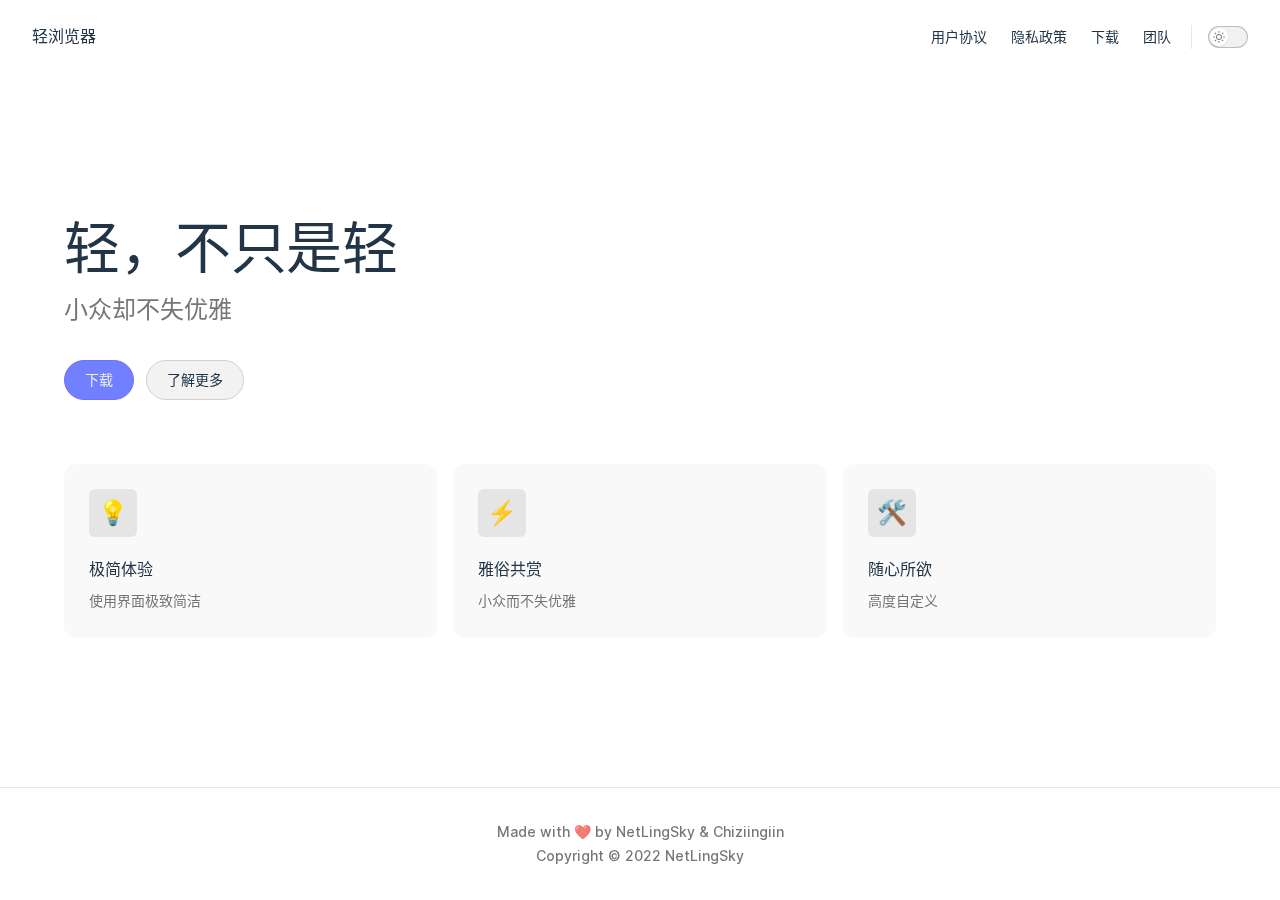
<file: index.html>
<!DOCTYPE html>
<html lang="zh-CN">
  <head>
    <meta charset="utf-8">
    <meta name="viewport" content="width=device-width,initial-scale=1">
    <title>轻浏览器 | 轻，不只是轻</title>
    <meta name="description" content="轻，不只是轻">
    <link rel="stylesheet" href="/assets/style.6bd68e17.css">
    <link rel="modulepreload" href="/assets/app.44a66985.js">
    <link rel="modulepreload" href="/assets/index.md.3cbd1606.lean.js">
    
    <link rel="icon" type="image/svg+xml" href="/icon.png">
  <meta property="og:type" content="website">
  <meta property="og:title" content="Vite">
  <meta property="og:image" content="/images/logo-sm.png">
  <meta property="og:url" content="https://netLingSky.github.io">
  <meta property="og:description" content="轻浏览器">
  <script>(()=>{const e=localStorage.getItem("vitepress-theme-appearance"),a=window.matchMedia("(prefers-color-scheme: dark)").matches;(!e||e==="auto"?a:e==="dark")&&document.documentElement.classList.add("dark")})();</script>
  </head>
  <body>
    <div id="app"><div class="Layout" data-v-b7788134><!--[--><!--]--><!--[--><span tabindex="-1" data-v-5bad87e6></span><a href="#VPContent" class="VPSkipLink visually-hidden" data-v-5bad87e6> Skip to content </a><!--]--><!----><header class="VPNav no-sidebar" data-v-b7788134 data-v-0f827909><div class="VPNavBar" data-v-0f827909 data-v-10058498><div class="container" data-v-10058498><div class="VPNavBarTitle" data-v-10058498 data-v-477b2930><a class="title" href="/" data-v-477b2930><!----><!--[-->轻浏览器<!--]--></a></div><div class="content" data-v-10058498><!----><nav aria-labelledby="main-nav-aria-label" class="VPNavBarMenu menu" data-v-10058498 data-v-1afc9dec><span id="main-nav-aria-label" class="visually-hidden" data-v-1afc9dec>Main Navigation</span><!--[--><!--[--><a class="VPLink link VPNavBarMenuLink" href="/docs/user-agreement.html" data-v-1afc9dec data-v-1d8250a9 data-v-48abdd18><!--[-->用户协议<!--]--><!----></a><!--]--><!--[--><a class="VPLink link VPNavBarMenuLink" href="/docs/privacy-policy.html" data-v-1afc9dec data-v-1d8250a9 data-v-48abdd18><!--[-->隐私政策<!--]--><!----></a><!--]--><!--[--><a class="VPLink link VPNavBarMenuLink" href="/download/" data-v-1afc9dec data-v-1d8250a9 data-v-48abdd18><!--[-->下载<!--]--><!----></a><!--]--><!--[--><a class="VPLink link VPNavBarMenuLink" href="/team.html" data-v-1afc9dec data-v-1d8250a9 data-v-48abdd18><!--[-->团队<!--]--><!----></a><!--]--><!--]--></nav><!----><div class="VPNavBarAppearance appearance" data-v-10058498 data-v-0b2f3bac><button class="VPSwitch VPSwitchAppearance" type="button" role="switch" aria-label="toggle dark mode" data-v-0b2f3bac data-v-741b6450 data-v-ab2de182><span class="check" data-v-ab2de182><span class="icon" data-v-ab2de182><!--[--><svg xmlns="http://www.w3.org/2000/svg" aria-hidden="true" focusable="false" viewbox="0 0 24 24" class="sun" data-v-741b6450><path d="M12,18c-3.3,0-6-2.7-6-6s2.7-6,6-6s6,2.7,6,6S15.3,18,12,18zM12,8c-2.2,0-4,1.8-4,4c0,2.2,1.8,4,4,4c2.2,0,4-1.8,4-4C16,9.8,14.2,8,12,8z"></path><path d="M12,4c-0.6,0-1-0.4-1-1V1c0-0.6,0.4-1,1-1s1,0.4,1,1v2C13,3.6,12.6,4,12,4z"></path><path d="M12,24c-0.6,0-1-0.4-1-1v-2c0-0.6,0.4-1,1-1s1,0.4,1,1v2C13,23.6,12.6,24,12,24z"></path><path d="M5.6,6.6c-0.3,0-0.5-0.1-0.7-0.3L3.5,4.9c-0.4-0.4-0.4-1,0-1.4s1-0.4,1.4,0l1.4,1.4c0.4,0.4,0.4,1,0,1.4C6.2,6.5,5.9,6.6,5.6,6.6z"></path><path d="M19.8,20.8c-0.3,0-0.5-0.1-0.7-0.3l-1.4-1.4c-0.4-0.4-0.4-1,0-1.4s1-0.4,1.4,0l1.4,1.4c0.4,0.4,0.4,1,0,1.4C20.3,20.7,20,20.8,19.8,20.8z"></path><path d="M3,13H1c-0.6,0-1-0.4-1-1s0.4-1,1-1h2c0.6,0,1,0.4,1,1S3.6,13,3,13z"></path><path d="M23,13h-2c-0.6,0-1-0.4-1-1s0.4-1,1-1h2c0.6,0,1,0.4,1,1S23.6,13,23,13z"></path><path d="M4.2,20.8c-0.3,0-0.5-0.1-0.7-0.3c-0.4-0.4-0.4-1,0-1.4l1.4-1.4c0.4-0.4,1-0.4,1.4,0s0.4,1,0,1.4l-1.4,1.4C4.7,20.7,4.5,20.8,4.2,20.8z"></path><path d="M18.4,6.6c-0.3,0-0.5-0.1-0.7-0.3c-0.4-0.4-0.4-1,0-1.4l1.4-1.4c0.4-0.4,1-0.4,1.4,0s0.4,1,0,1.4l-1.4,1.4C18.9,6.5,18.6,6.6,18.4,6.6z"></path></svg><svg xmlns="http://www.w3.org/2000/svg" aria-hidden="true" focusable="false" viewbox="0 0 24 24" class="moon" data-v-741b6450><path d="M12.1,22c-0.3,0-0.6,0-0.9,0c-5.5-0.5-9.5-5.4-9-10.9c0.4-4.8,4.2-8.6,9-9c0.4,0,0.8,0.2,1,0.5c0.2,0.3,0.2,0.8-0.1,1.1c-2,2.7-1.4,6.4,1.3,8.4c2.1,1.6,5,1.6,7.1,0c0.3-0.2,0.7-0.3,1.1-0.1c0.3,0.2,0.5,0.6,0.5,1c-0.2,2.7-1.5,5.1-3.6,6.8C16.6,21.2,14.4,22,12.1,22zM9.3,4.4c-2.9,1-5,3.6-5.2,6.8c-0.4,4.4,2.8,8.3,7.2,8.7c2.1,0.2,4.2-0.4,5.8-1.8c1.1-0.9,1.9-2.1,2.4-3.4c-2.5,0.9-5.3,0.5-7.5-1.1C9.2,11.4,8.1,7.7,9.3,4.4z"></path></svg><!--]--></span></span></button></div><!----><div class="VPFlyout VPNavBarExtra extra" data-v-10058498 data-v-5fe59986 data-v-0635fb1f><button type="button" class="button" aria-haspopup="true" aria-expanded="false" aria-label="extra navigation" data-v-0635fb1f><svg xmlns="http://www.w3.org/2000/svg" aria-hidden="true" focusable="false" viewbox="0 0 24 24" class="icon" data-v-0635fb1f><circle cx="12" cy="12" r="2"></circle><circle cx="19" cy="12" r="2"></circle><circle cx="5" cy="12" r="2"></circle></svg></button><div class="menu" data-v-0635fb1f><div class="VPMenu" data-v-0635fb1f data-v-e3d492a8><!----><!--[--><!--[--><!----><div class="group" data-v-5fe59986><div class="item appearance" data-v-5fe59986><p class="label" data-v-5fe59986>Appearance</p><div class="appearance-action" data-v-5fe59986><button class="VPSwitch VPSwitchAppearance" type="button" role="switch" aria-label="toggle dark mode" data-v-5fe59986 data-v-741b6450 data-v-ab2de182><span class="check" data-v-ab2de182><span class="icon" data-v-ab2de182><!--[--><svg xmlns="http://www.w3.org/2000/svg" aria-hidden="true" focusable="false" viewbox="0 0 24 24" class="sun" data-v-741b6450><path d="M12,18c-3.3,0-6-2.7-6-6s2.7-6,6-6s6,2.7,6,6S15.3,18,12,18zM12,8c-2.2,0-4,1.8-4,4c0,2.2,1.8,4,4,4c2.2,0,4-1.8,4-4C16,9.8,14.2,8,12,8z"></path><path d="M12,4c-0.6,0-1-0.4-1-1V1c0-0.6,0.4-1,1-1s1,0.4,1,1v2C13,3.6,12.6,4,12,4z"></path><path d="M12,24c-0.6,0-1-0.4-1-1v-2c0-0.6,0.4-1,1-1s1,0.4,1,1v2C13,23.6,12.6,24,12,24z"></path><path d="M5.6,6.6c-0.3,0-0.5-0.1-0.7-0.3L3.5,4.9c-0.4-0.4-0.4-1,0-1.4s1-0.4,1.4,0l1.4,1.4c0.4,0.4,0.4,1,0,1.4C6.2,6.5,5.9,6.6,5.6,6.6z"></path><path d="M19.8,20.8c-0.3,0-0.5-0.1-0.7-0.3l-1.4-1.4c-0.4-0.4-0.4-1,0-1.4s1-0.4,1.4,0l1.4,1.4c0.4,0.4,0.4,1,0,1.4C20.3,20.7,20,20.8,19.8,20.8z"></path><path d="M3,13H1c-0.6,0-1-0.4-1-1s0.4-1,1-1h2c0.6,0,1,0.4,1,1S3.6,13,3,13z"></path><path d="M23,13h-2c-0.6,0-1-0.4-1-1s0.4-1,1-1h2c0.6,0,1,0.4,1,1S23.6,13,23,13z"></path><path d="M4.2,20.8c-0.3,0-0.5-0.1-0.7-0.3c-0.4-0.4-0.4-1,0-1.4l1.4-1.4c0.4-0.4,1-0.4,1.4,0s0.4,1,0,1.4l-1.4,1.4C4.7,20.7,4.5,20.8,4.2,20.8z"></path><path d="M18.4,6.6c-0.3,0-0.5-0.1-0.7-0.3c-0.4-0.4-0.4-1,0-1.4l1.4-1.4c0.4-0.4,1-0.4,1.4,0s0.4,1,0,1.4l-1.4,1.4C18.9,6.5,18.6,6.6,18.4,6.6z"></path></svg><svg xmlns="http://www.w3.org/2000/svg" aria-hidden="true" focusable="false" viewbox="0 0 24 24" class="moon" data-v-741b6450><path d="M12.1,22c-0.3,0-0.6,0-0.9,0c-5.5-0.5-9.5-5.4-9-10.9c0.4-4.8,4.2-8.6,9-9c0.4,0,0.8,0.2,1,0.5c0.2,0.3,0.2,0.8-0.1,1.1c-2,2.7-1.4,6.4,1.3,8.4c2.1,1.6,5,1.6,7.1,0c0.3-0.2,0.7-0.3,1.1-0.1c0.3,0.2,0.5,0.6,0.5,1c-0.2,2.7-1.5,5.1-3.6,6.8C16.6,21.2,14.4,22,12.1,22zM9.3,4.4c-2.9,1-5,3.6-5.2,6.8c-0.4,4.4,2.8,8.3,7.2,8.7c2.1,0.2,4.2-0.4,5.8-1.8c1.1-0.9,1.9-2.1,2.4-3.4c-2.5,0.9-5.3,0.5-7.5-1.1C9.2,11.4,8.1,7.7,9.3,4.4z"></path></svg><!--]--></span></span></button></div></div></div><!----><!--]--><!--]--></div></div></div><button type="button" class="VPNavBarHamburger hamburger" aria-label="mobile navigation" aria-expanded="false" aria-controls="VPNavScreen" data-v-10058498 data-v-2ead6e10><span class="container" data-v-2ead6e10><span class="top" data-v-2ead6e10></span><span class="middle" data-v-2ead6e10></span><span class="bottom" data-v-2ead6e10></span></span></button></div></div></div><!----></header><!----><!----><div class="VPContent is-home" id="VPContent" data-v-b7788134 data-v-09411f0c><div class="VPHome" data-v-09411f0c data-v-3f4e5d1e><!--[--><!--]--><div class="VPHero VPHomeHero" data-v-3f4e5d1e data-v-3a588c28><div class="container" data-v-3a588c28><div class="main" data-v-3a588c28><h1 class="name" data-v-3a588c28><span class="clip" data-v-3a588c28>轻浏览器</span></h1><p class="text" data-v-3a588c28>轻，不只是轻</p><p class="tagline" data-v-3a588c28>小众却不失优雅</p><div class="actions" data-v-3a588c28><!--[--><div class="action" data-v-3a588c28><a class="VPButton medium brand" href="/download/" data-v-3a588c28 data-v-327b669f>下载</a></div><div class="action" data-v-3a588c28><a class="VPButton medium alt" href="/docs/why" data-v-3a588c28 data-v-327b669f>了解更多</a></div><!--]--></div></div><!----></div></div><!--[--><!--]--><!--[--><!--]--><div class="VPFeatures VPHomeFeatures" data-v-3f4e5d1e data-v-4a406374><div class="container" data-v-4a406374><div class="items" data-v-4a406374><!--[--><div class="grid-3 item" data-v-4a406374><article class="VPFeature" data-v-4a406374 data-v-460fc02b><div class="icon" data-v-460fc02b>💡</div><h2 class="title" data-v-460fc02b>极简体验</h2><p class="details" data-v-460fc02b>使用界面极致简洁</p></article></div><div class="grid-3 item" data-v-4a406374><article class="VPFeature" data-v-4a406374 data-v-460fc02b><div class="icon" data-v-460fc02b>⚡️</div><h2 class="title" data-v-460fc02b>雅俗共赏</h2><p class="details" data-v-460fc02b>小众而不失优雅</p></article></div><div class="grid-3 item" data-v-4a406374><article class="VPFeature" data-v-4a406374 data-v-460fc02b><div class="icon" data-v-460fc02b>🛠️</div><h2 class="title" data-v-460fc02b>随心所欲</h2><p class="details" data-v-460fc02b>高度自定义</p></article></div><!--]--></div></div></div><!--[--><!--]--><div style="position:relative;" data-v-3f4e5d1e><div></div></div></div></div><footer class="VPFooter" data-v-b7788134 data-v-32972742><div class="container" data-v-32972742><p class="message" data-v-32972742>Made with ❤️ by NetLingSky &amp; Chiziingiin</p><p class="copyright" data-v-32972742>Copyright © 2022 NetLingSky</p></div></footer><!--[--><!--]--></div></div>
    <script>__VP_HASH_MAP__ = JSON.parse("{\"docs_privacy-policy.md\":\"161409cf\",\"docs_update-log.md\":\"cc60c0a5\",\"docs_user-agreement.md\":\"373c97fd\",\"docs_why.md\":\"c385ef90\",\"download_index.md\":\"9c0b9a44\",\"index.md\":\"3cbd1606\",\"team.md\":\"53b9da49\"}")</script>
    <script type="module" async src="/assets/app.44a66985.js"></script>
    
  </body>
</html>
</file>
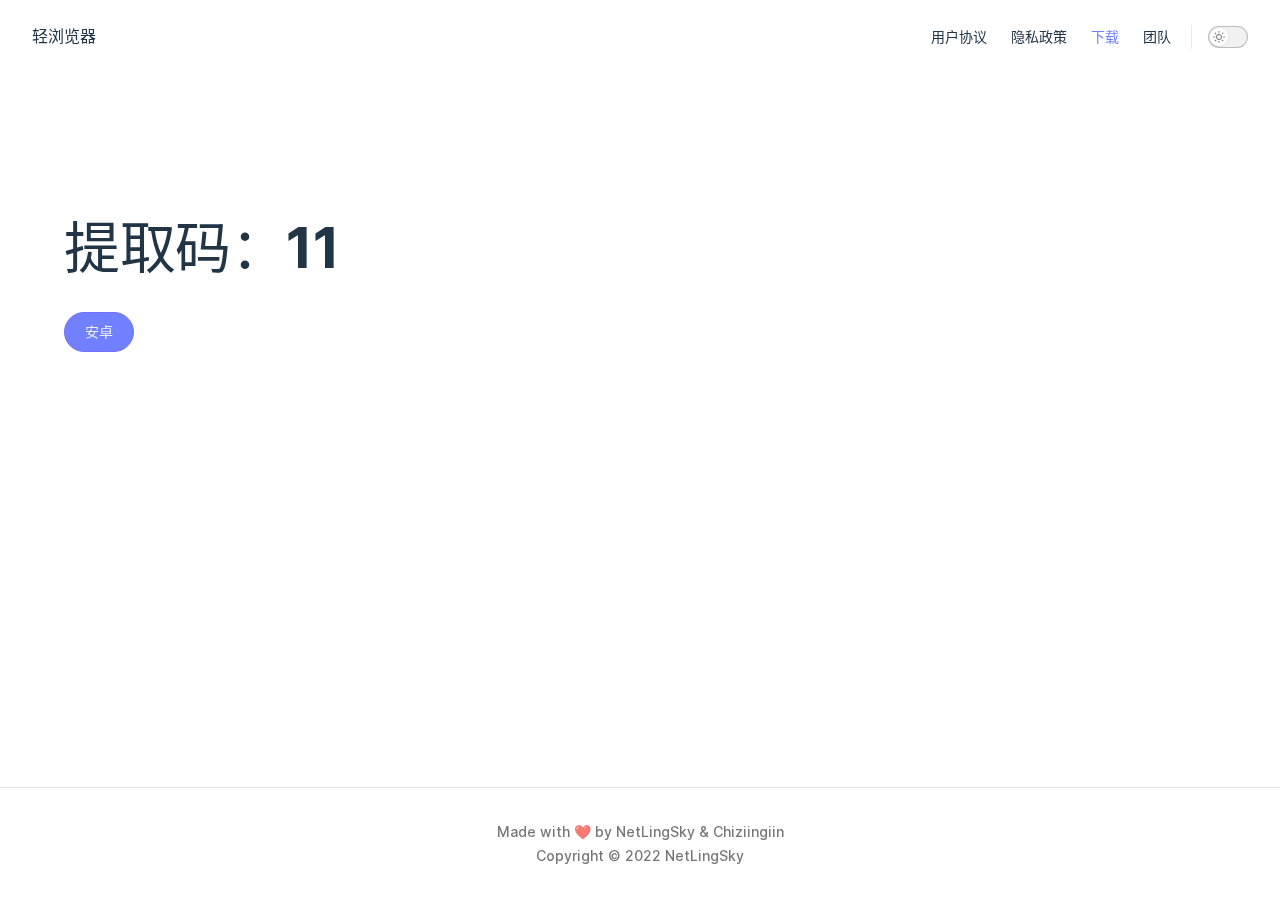
<file: download/index.html>
<!DOCTYPE html>
<html lang="zh-CN">
  <head>
    <meta charset="utf-8">
    <meta name="viewport" content="width=device-width,initial-scale=1">
    <title>下载 | 轻</title>
    <meta name="description" content="轻，不只是轻">
    <link rel="stylesheet" href="/assets/style.6bd68e17.css">
    <link rel="modulepreload" href="/assets/app.44a66985.js">
    <link rel="modulepreload" href="/assets/download_index.md.9c0b9a44.lean.js">
    
    <link rel="icon" type="image/svg+xml" href="/icon.png">
  <meta property="og:type" content="website">
  <meta property="og:title" content="Vite">
  <meta property="og:image" content="/images/logo-sm.png">
  <meta property="og:url" content="https://netLingSky.github.io">
  <meta property="og:description" content="轻浏览器">
  <script>(()=>{const e=localStorage.getItem("vitepress-theme-appearance"),a=window.matchMedia("(prefers-color-scheme: dark)").matches;(!e||e==="auto"?a:e==="dark")&&document.documentElement.classList.add("dark")})();</script>
  </head>
  <body>
    <div id="app"><div class="Layout" data-v-b7788134><!--[--><!--]--><!--[--><span tabindex="-1" data-v-5bad87e6></span><a href="#VPContent" class="VPSkipLink visually-hidden" data-v-5bad87e6> Skip to content </a><!--]--><!----><header class="VPNav no-sidebar" data-v-b7788134 data-v-0f827909><div class="VPNavBar" data-v-0f827909 data-v-10058498><div class="container" data-v-10058498><div class="VPNavBarTitle" data-v-10058498 data-v-477b2930><a class="title" href="/" data-v-477b2930><!----><!--[-->轻浏览器<!--]--></a></div><div class="content" data-v-10058498><!----><nav aria-labelledby="main-nav-aria-label" class="VPNavBarMenu menu" data-v-10058498 data-v-1afc9dec><span id="main-nav-aria-label" class="visually-hidden" data-v-1afc9dec>Main Navigation</span><!--[--><!--[--><a class="VPLink link VPNavBarMenuLink" href="/docs/user-agreement.html" data-v-1afc9dec data-v-1d8250a9 data-v-48abdd18><!--[-->用户协议<!--]--><!----></a><!--]--><!--[--><a class="VPLink link VPNavBarMenuLink" href="/docs/privacy-policy.html" data-v-1afc9dec data-v-1d8250a9 data-v-48abdd18><!--[-->隐私政策<!--]--><!----></a><!--]--><!--[--><a class="VPLink link VPNavBarMenuLink active" href="/download/" data-v-1afc9dec data-v-1d8250a9 data-v-48abdd18><!--[-->下载<!--]--><!----></a><!--]--><!--[--><a class="VPLink link VPNavBarMenuLink" href="/team.html" data-v-1afc9dec data-v-1d8250a9 data-v-48abdd18><!--[-->团队<!--]--><!----></a><!--]--><!--]--></nav><!----><div class="VPNavBarAppearance appearance" data-v-10058498 data-v-0b2f3bac><button class="VPSwitch VPSwitchAppearance" type="button" role="switch" aria-label="toggle dark mode" data-v-0b2f3bac data-v-741b6450 data-v-ab2de182><span class="check" data-v-ab2de182><span class="icon" data-v-ab2de182><!--[--><svg xmlns="http://www.w3.org/2000/svg" aria-hidden="true" focusable="false" viewbox="0 0 24 24" class="sun" data-v-741b6450><path d="M12,18c-3.3,0-6-2.7-6-6s2.7-6,6-6s6,2.7,6,6S15.3,18,12,18zM12,8c-2.2,0-4,1.8-4,4c0,2.2,1.8,4,4,4c2.2,0,4-1.8,4-4C16,9.8,14.2,8,12,8z"></path><path d="M12,4c-0.6,0-1-0.4-1-1V1c0-0.6,0.4-1,1-1s1,0.4,1,1v2C13,3.6,12.6,4,12,4z"></path><path d="M12,24c-0.6,0-1-0.4-1-1v-2c0-0.6,0.4-1,1-1s1,0.4,1,1v2C13,23.6,12.6,24,12,24z"></path><path d="M5.6,6.6c-0.3,0-0.5-0.1-0.7-0.3L3.5,4.9c-0.4-0.4-0.4-1,0-1.4s1-0.4,1.4,0l1.4,1.4c0.4,0.4,0.4,1,0,1.4C6.2,6.5,5.9,6.6,5.6,6.6z"></path><path d="M19.8,20.8c-0.3,0-0.5-0.1-0.7-0.3l-1.4-1.4c-0.4-0.4-0.4-1,0-1.4s1-0.4,1.4,0l1.4,1.4c0.4,0.4,0.4,1,0,1.4C20.3,20.7,20,20.8,19.8,20.8z"></path><path d="M3,13H1c-0.6,0-1-0.4-1-1s0.4-1,1-1h2c0.6,0,1,0.4,1,1S3.6,13,3,13z"></path><path d="M23,13h-2c-0.6,0-1-0.4-1-1s0.4-1,1-1h2c0.6,0,1,0.4,1,1S23.6,13,23,13z"></path><path d="M4.2,20.8c-0.3,0-0.5-0.1-0.7-0.3c-0.4-0.4-0.4-1,0-1.4l1.4-1.4c0.4-0.4,1-0.4,1.4,0s0.4,1,0,1.4l-1.4,1.4C4.7,20.7,4.5,20.8,4.2,20.8z"></path><path d="M18.4,6.6c-0.3,0-0.5-0.1-0.7-0.3c-0.4-0.4-0.4-1,0-1.4l1.4-1.4c0.4-0.4,1-0.4,1.4,0s0.4,1,0,1.4l-1.4,1.4C18.9,6.5,18.6,6.6,18.4,6.6z"></path></svg><svg xmlns="http://www.w3.org/2000/svg" aria-hidden="true" focusable="false" viewbox="0 0 24 24" class="moon" data-v-741b6450><path d="M12.1,22c-0.3,0-0.6,0-0.9,0c-5.5-0.5-9.5-5.4-9-10.9c0.4-4.8,4.2-8.6,9-9c0.4,0,0.8,0.2,1,0.5c0.2,0.3,0.2,0.8-0.1,1.1c-2,2.7-1.4,6.4,1.3,8.4c2.1,1.6,5,1.6,7.1,0c0.3-0.2,0.7-0.3,1.1-0.1c0.3,0.2,0.5,0.6,0.5,1c-0.2,2.7-1.5,5.1-3.6,6.8C16.6,21.2,14.4,22,12.1,22zM9.3,4.4c-2.9,1-5,3.6-5.2,6.8c-0.4,4.4,2.8,8.3,7.2,8.7c2.1,0.2,4.2-0.4,5.8-1.8c1.1-0.9,1.9-2.1,2.4-3.4c-2.5,0.9-5.3,0.5-7.5-1.1C9.2,11.4,8.1,7.7,9.3,4.4z"></path></svg><!--]--></span></span></button></div><!----><div class="VPFlyout VPNavBarExtra extra" data-v-10058498 data-v-5fe59986 data-v-0635fb1f><button type="button" class="button" aria-haspopup="true" aria-expanded="false" aria-label="extra navigation" data-v-0635fb1f><svg xmlns="http://www.w3.org/2000/svg" aria-hidden="true" focusable="false" viewbox="0 0 24 24" class="icon" data-v-0635fb1f><circle cx="12" cy="12" r="2"></circle><circle cx="19" cy="12" r="2"></circle><circle cx="5" cy="12" r="2"></circle></svg></button><div class="menu" data-v-0635fb1f><div class="VPMenu" data-v-0635fb1f data-v-e3d492a8><!----><!--[--><!--[--><!----><div class="group" data-v-5fe59986><div class="item appearance" data-v-5fe59986><p class="label" data-v-5fe59986>Appearance</p><div class="appearance-action" data-v-5fe59986><button class="VPSwitch VPSwitchAppearance" type="button" role="switch" aria-label="toggle dark mode" data-v-5fe59986 data-v-741b6450 data-v-ab2de182><span class="check" data-v-ab2de182><span class="icon" data-v-ab2de182><!--[--><svg xmlns="http://www.w3.org/2000/svg" aria-hidden="true" focusable="false" viewbox="0 0 24 24" class="sun" data-v-741b6450><path d="M12,18c-3.3,0-6-2.7-6-6s2.7-6,6-6s6,2.7,6,6S15.3,18,12,18zM12,8c-2.2,0-4,1.8-4,4c0,2.2,1.8,4,4,4c2.2,0,4-1.8,4-4C16,9.8,14.2,8,12,8z"></path><path d="M12,4c-0.6,0-1-0.4-1-1V1c0-0.6,0.4-1,1-1s1,0.4,1,1v2C13,3.6,12.6,4,12,4z"></path><path d="M12,24c-0.6,0-1-0.4-1-1v-2c0-0.6,0.4-1,1-1s1,0.4,1,1v2C13,23.6,12.6,24,12,24z"></path><path d="M5.6,6.6c-0.3,0-0.5-0.1-0.7-0.3L3.5,4.9c-0.4-0.4-0.4-1,0-1.4s1-0.4,1.4,0l1.4,1.4c0.4,0.4,0.4,1,0,1.4C6.2,6.5,5.9,6.6,5.6,6.6z"></path><path d="M19.8,20.8c-0.3,0-0.5-0.1-0.7-0.3l-1.4-1.4c-0.4-0.4-0.4-1,0-1.4s1-0.4,1.4,0l1.4,1.4c0.4,0.4,0.4,1,0,1.4C20.3,20.7,20,20.8,19.8,20.8z"></path><path d="M3,13H1c-0.6,0-1-0.4-1-1s0.4-1,1-1h2c0.6,0,1,0.4,1,1S3.6,13,3,13z"></path><path d="M23,13h-2c-0.6,0-1-0.4-1-1s0.4-1,1-1h2c0.6,0,1,0.4,1,1S23.6,13,23,13z"></path><path d="M4.2,20.8c-0.3,0-0.5-0.1-0.7-0.3c-0.4-0.4-0.4-1,0-1.4l1.4-1.4c0.4-0.4,1-0.4,1.4,0s0.4,1,0,1.4l-1.4,1.4C4.7,20.7,4.5,20.8,4.2,20.8z"></path><path d="M18.4,6.6c-0.3,0-0.5-0.1-0.7-0.3c-0.4-0.4-0.4-1,0-1.4l1.4-1.4c0.4-0.4,1-0.4,1.4,0s0.4,1,0,1.4l-1.4,1.4C18.9,6.5,18.6,6.6,18.4,6.6z"></path></svg><svg xmlns="http://www.w3.org/2000/svg" aria-hidden="true" focusable="false" viewbox="0 0 24 24" class="moon" data-v-741b6450><path d="M12.1,22c-0.3,0-0.6,0-0.9,0c-5.5-0.5-9.5-5.4-9-10.9c0.4-4.8,4.2-8.6,9-9c0.4,0,0.8,0.2,1,0.5c0.2,0.3,0.2,0.8-0.1,1.1c-2,2.7-1.4,6.4,1.3,8.4c2.1,1.6,5,1.6,7.1,0c0.3-0.2,0.7-0.3,1.1-0.1c0.3,0.2,0.5,0.6,0.5,1c-0.2,2.7-1.5,5.1-3.6,6.8C16.6,21.2,14.4,22,12.1,22zM9.3,4.4c-2.9,1-5,3.6-5.2,6.8c-0.4,4.4,2.8,8.3,7.2,8.7c2.1,0.2,4.2-0.4,5.8-1.8c1.1-0.9,1.9-2.1,2.4-3.4c-2.5,0.9-5.3,0.5-7.5-1.1C9.2,11.4,8.1,7.7,9.3,4.4z"></path></svg><!--]--></span></span></button></div></div></div><!----><!--]--><!--]--></div></div></div><button type="button" class="VPNavBarHamburger hamburger" aria-label="mobile navigation" aria-expanded="false" aria-controls="VPNavScreen" data-v-10058498 data-v-2ead6e10><span class="container" data-v-2ead6e10><span class="top" data-v-2ead6e10></span><span class="middle" data-v-2ead6e10></span><span class="bottom" data-v-2ead6e10></span></span></button></div></div></div><!----></header><!----><!----><div class="VPContent is-home" id="VPContent" data-v-b7788134 data-v-09411f0c><div class="VPHome" data-v-09411f0c data-v-3f4e5d1e><!--[--><!--]--><div class="VPHero VPHomeHero" data-v-3f4e5d1e data-v-3a588c28><div class="container" data-v-3a588c28><div class="main" data-v-3a588c28><h1 class="name" data-v-3a588c28><span class="clip" data-v-3a588c28>轻浏览器</span></h1><p class="text" data-v-3a588c28>提取码：11</p><!----><div class="actions" data-v-3a588c28><!--[--><div class="action" data-v-3a588c28><a class="VPButton medium brand" href="https://netlk.lanzout.com/b02cuzijc" target="_blank" rel="noopener noreferrer" data-v-3a588c28 data-v-327b669f>安卓</a></div><!--]--></div></div><!----></div></div><!--[--><!--]--><!--[--><!--]--><!----><!--[--><!--]--><div style="position:relative;" data-v-3f4e5d1e><div></div></div></div></div><footer class="VPFooter" data-v-b7788134 data-v-32972742><div class="container" data-v-32972742><p class="message" data-v-32972742>Made with ❤️ by NetLingSky &amp; Chiziingiin</p><p class="copyright" data-v-32972742>Copyright © 2022 NetLingSky</p></div></footer><!--[--><!--]--></div></div>
    <script>__VP_HASH_MAP__ = JSON.parse("{\"docs_privacy-policy.md\":\"161409cf\",\"docs_update-log.md\":\"cc60c0a5\",\"docs_user-agreement.md\":\"373c97fd\",\"docs_why.md\":\"c385ef90\",\"download_index.md\":\"9c0b9a44\",\"index.md\":\"3cbd1606\",\"team.md\":\"53b9da49\"}")</script>
    <script type="module" async src="/assets/app.44a66985.js"></script>
    
  </body>
</html>
</file>
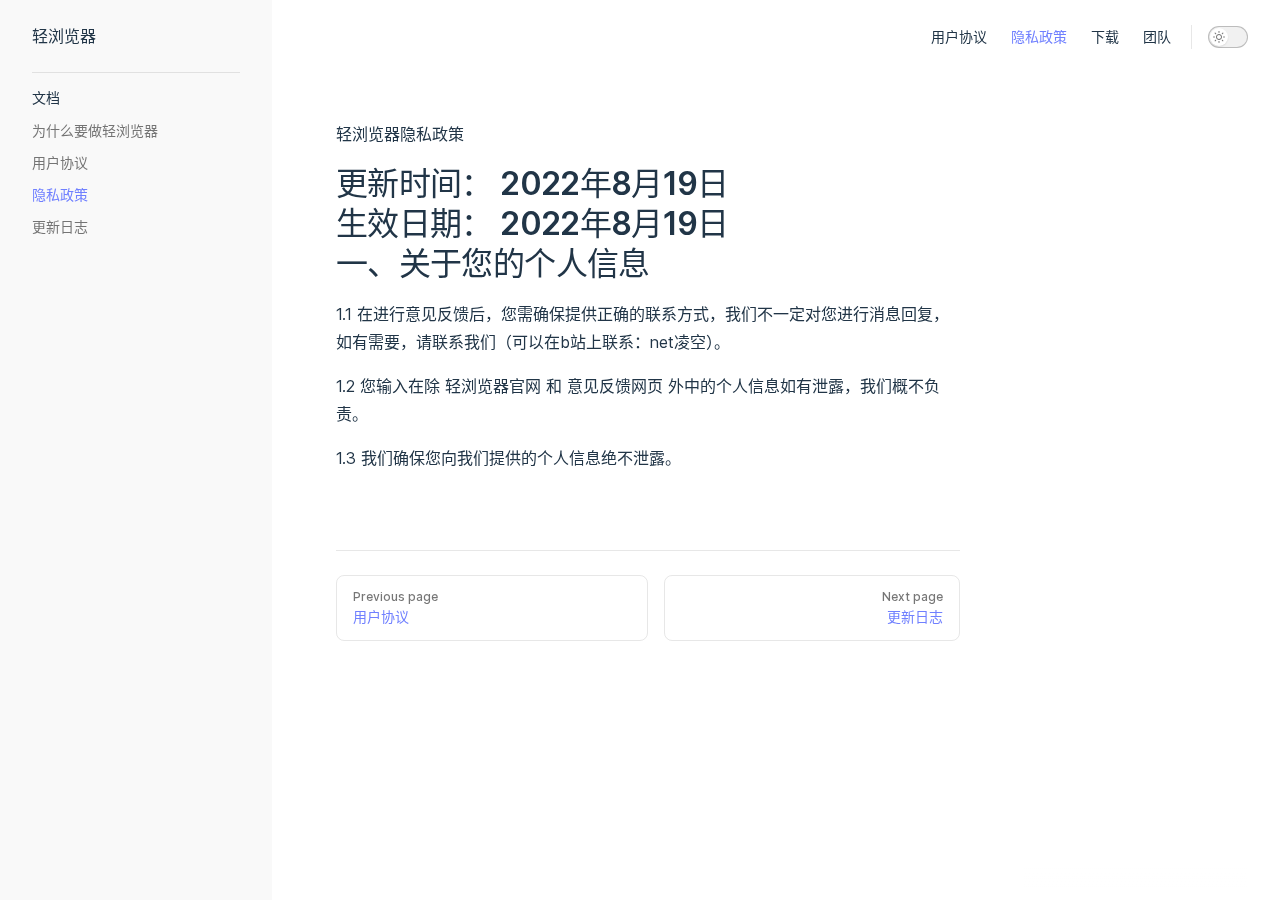
<file: docs/privacy-policy.html>
<!DOCTYPE html>
<html lang="zh-CN">
  <head>
    <meta charset="utf-8">
    <meta name="viewport" content="width=device-width,initial-scale=1">
    <title>更新时间： 2022年8月19日 | 轻浏览器</title>
    <meta name="description" content="轻，不只是轻">
    <link rel="stylesheet" href="/assets/style.6bd68e17.css">
    <link rel="modulepreload" href="/assets/app.44a66985.js">
    <link rel="modulepreload" href="/assets/docs_privacy-policy.md.161409cf.lean.js">
    
    <link rel="icon" type="image/svg+xml" href="/icon.png">
  <meta property="og:type" content="website">
  <meta property="og:title" content="Vite">
  <meta property="og:image" content="/images/logo-sm.png">
  <meta property="og:url" content="https://netLingSky.github.io">
  <meta property="og:description" content="轻浏览器">
  <script>(()=>{const e=localStorage.getItem("vitepress-theme-appearance"),a=window.matchMedia("(prefers-color-scheme: dark)").matches;(!e||e==="auto"?a:e==="dark")&&document.documentElement.classList.add("dark")})();</script>
  </head>
  <body>
    <div id="app"><div class="Layout" data-v-b7788134><!--[--><!--]--><!--[--><span tabindex="-1" data-v-5bad87e6></span><a href="#VPContent" class="VPSkipLink visually-hidden" data-v-5bad87e6> Skip to content </a><!--]--><!----><header class="VPNav" data-v-b7788134 data-v-0f827909><div class="VPNavBar has-sidebar" data-v-0f827909 data-v-10058498><div class="container" data-v-10058498><div class="VPNavBarTitle has-sidebar" data-v-10058498 data-v-477b2930><a class="title" href="/" data-v-477b2930><!----><!--[-->轻浏览器<!--]--></a></div><div class="content" data-v-10058498><!----><nav aria-labelledby="main-nav-aria-label" class="VPNavBarMenu menu" data-v-10058498 data-v-1afc9dec><span id="main-nav-aria-label" class="visually-hidden" data-v-1afc9dec>Main Navigation</span><!--[--><!--[--><a class="VPLink link VPNavBarMenuLink" href="/docs/user-agreement.html" data-v-1afc9dec data-v-1d8250a9 data-v-48abdd18><!--[-->用户协议<!--]--><!----></a><!--]--><!--[--><a class="VPLink link VPNavBarMenuLink active" href="/docs/privacy-policy.html" data-v-1afc9dec data-v-1d8250a9 data-v-48abdd18><!--[-->隐私政策<!--]--><!----></a><!--]--><!--[--><a class="VPLink link VPNavBarMenuLink" href="/download/" data-v-1afc9dec data-v-1d8250a9 data-v-48abdd18><!--[-->下载<!--]--><!----></a><!--]--><!--[--><a class="VPLink link VPNavBarMenuLink" href="/team.html" data-v-1afc9dec data-v-1d8250a9 data-v-48abdd18><!--[-->团队<!--]--><!----></a><!--]--><!--]--></nav><!----><div class="VPNavBarAppearance appearance" data-v-10058498 data-v-0b2f3bac><button class="VPSwitch VPSwitchAppearance" type="button" role="switch" aria-label="toggle dark mode" data-v-0b2f3bac data-v-741b6450 data-v-ab2de182><span class="check" data-v-ab2de182><span class="icon" data-v-ab2de182><!--[--><svg xmlns="http://www.w3.org/2000/svg" aria-hidden="true" focusable="false" viewbox="0 0 24 24" class="sun" data-v-741b6450><path d="M12,18c-3.3,0-6-2.7-6-6s2.7-6,6-6s6,2.7,6,6S15.3,18,12,18zM12,8c-2.2,0-4,1.8-4,4c0,2.2,1.8,4,4,4c2.2,0,4-1.8,4-4C16,9.8,14.2,8,12,8z"></path><path d="M12,4c-0.6,0-1-0.4-1-1V1c0-0.6,0.4-1,1-1s1,0.4,1,1v2C13,3.6,12.6,4,12,4z"></path><path d="M12,24c-0.6,0-1-0.4-1-1v-2c0-0.6,0.4-1,1-1s1,0.4,1,1v2C13,23.6,12.6,24,12,24z"></path><path d="M5.6,6.6c-0.3,0-0.5-0.1-0.7-0.3L3.5,4.9c-0.4-0.4-0.4-1,0-1.4s1-0.4,1.4,0l1.4,1.4c0.4,0.4,0.4,1,0,1.4C6.2,6.5,5.9,6.6,5.6,6.6z"></path><path d="M19.8,20.8c-0.3,0-0.5-0.1-0.7-0.3l-1.4-1.4c-0.4-0.4-0.4-1,0-1.4s1-0.4,1.4,0l1.4,1.4c0.4,0.4,0.4,1,0,1.4C20.3,20.7,20,20.8,19.8,20.8z"></path><path d="M3,13H1c-0.6,0-1-0.4-1-1s0.4-1,1-1h2c0.6,0,1,0.4,1,1S3.6,13,3,13z"></path><path d="M23,13h-2c-0.6,0-1-0.4-1-1s0.4-1,1-1h2c0.6,0,1,0.4,1,1S23.6,13,23,13z"></path><path d="M4.2,20.8c-0.3,0-0.5-0.1-0.7-0.3c-0.4-0.4-0.4-1,0-1.4l1.4-1.4c0.4-0.4,1-0.4,1.4,0s0.4,1,0,1.4l-1.4,1.4C4.7,20.7,4.5,20.8,4.2,20.8z"></path><path d="M18.4,6.6c-0.3,0-0.5-0.1-0.7-0.3c-0.4-0.4-0.4-1,0-1.4l1.4-1.4c0.4-0.4,1-0.4,1.4,0s0.4,1,0,1.4l-1.4,1.4C18.9,6.5,18.6,6.6,18.4,6.6z"></path></svg><svg xmlns="http://www.w3.org/2000/svg" aria-hidden="true" focusable="false" viewbox="0 0 24 24" class="moon" data-v-741b6450><path d="M12.1,22c-0.3,0-0.6,0-0.9,0c-5.5-0.5-9.5-5.4-9-10.9c0.4-4.8,4.2-8.6,9-9c0.4,0,0.8,0.2,1,0.5c0.2,0.3,0.2,0.8-0.1,1.1c-2,2.7-1.4,6.4,1.3,8.4c2.1,1.6,5,1.6,7.1,0c0.3-0.2,0.7-0.3,1.1-0.1c0.3,0.2,0.5,0.6,0.5,1c-0.2,2.7-1.5,5.1-3.6,6.8C16.6,21.2,14.4,22,12.1,22zM9.3,4.4c-2.9,1-5,3.6-5.2,6.8c-0.4,4.4,2.8,8.3,7.2,8.7c2.1,0.2,4.2-0.4,5.8-1.8c1.1-0.9,1.9-2.1,2.4-3.4c-2.5,0.9-5.3,0.5-7.5-1.1C9.2,11.4,8.1,7.7,9.3,4.4z"></path></svg><!--]--></span></span></button></div><!----><div class="VPFlyout VPNavBarExtra extra" data-v-10058498 data-v-5fe59986 data-v-0635fb1f><button type="button" class="button" aria-haspopup="true" aria-expanded="false" aria-label="extra navigation" data-v-0635fb1f><svg xmlns="http://www.w3.org/2000/svg" aria-hidden="true" focusable="false" viewbox="0 0 24 24" class="icon" data-v-0635fb1f><circle cx="12" cy="12" r="2"></circle><circle cx="19" cy="12" r="2"></circle><circle cx="5" cy="12" r="2"></circle></svg></button><div class="menu" data-v-0635fb1f><div class="VPMenu" data-v-0635fb1f data-v-e3d492a8><!----><!--[--><!--[--><!----><div class="group" data-v-5fe59986><div class="item appearance" data-v-5fe59986><p class="label" data-v-5fe59986>Appearance</p><div class="appearance-action" data-v-5fe59986><button class="VPSwitch VPSwitchAppearance" type="button" role="switch" aria-label="toggle dark mode" data-v-5fe59986 data-v-741b6450 data-v-ab2de182><span class="check" data-v-ab2de182><span class="icon" data-v-ab2de182><!--[--><svg xmlns="http://www.w3.org/2000/svg" aria-hidden="true" focusable="false" viewbox="0 0 24 24" class="sun" data-v-741b6450><path d="M12,18c-3.3,0-6-2.7-6-6s2.7-6,6-6s6,2.7,6,6S15.3,18,12,18zM12,8c-2.2,0-4,1.8-4,4c0,2.2,1.8,4,4,4c2.2,0,4-1.8,4-4C16,9.8,14.2,8,12,8z"></path><path d="M12,4c-0.6,0-1-0.4-1-1V1c0-0.6,0.4-1,1-1s1,0.4,1,1v2C13,3.6,12.6,4,12,4z"></path><path d="M12,24c-0.6,0-1-0.4-1-1v-2c0-0.6,0.4-1,1-1s1,0.4,1,1v2C13,23.6,12.6,24,12,24z"></path><path d="M5.6,6.6c-0.3,0-0.5-0.1-0.7-0.3L3.5,4.9c-0.4-0.4-0.4-1,0-1.4s1-0.4,1.4,0l1.4,1.4c0.4,0.4,0.4,1,0,1.4C6.2,6.5,5.9,6.6,5.6,6.6z"></path><path d="M19.8,20.8c-0.3,0-0.5-0.1-0.7-0.3l-1.4-1.4c-0.4-0.4-0.4-1,0-1.4s1-0.4,1.4,0l1.4,1.4c0.4,0.4,0.4,1,0,1.4C20.3,20.7,20,20.8,19.8,20.8z"></path><path d="M3,13H1c-0.6,0-1-0.4-1-1s0.4-1,1-1h2c0.6,0,1,0.4,1,1S3.6,13,3,13z"></path><path d="M23,13h-2c-0.6,0-1-0.4-1-1s0.4-1,1-1h2c0.6,0,1,0.4,1,1S23.6,13,23,13z"></path><path d="M4.2,20.8c-0.3,0-0.5-0.1-0.7-0.3c-0.4-0.4-0.4-1,0-1.4l1.4-1.4c0.4-0.4,1-0.4,1.4,0s0.4,1,0,1.4l-1.4,1.4C4.7,20.7,4.5,20.8,4.2,20.8z"></path><path d="M18.4,6.6c-0.3,0-0.5-0.1-0.7-0.3c-0.4-0.4-0.4-1,0-1.4l1.4-1.4c0.4-0.4,1-0.4,1.4,0s0.4,1,0,1.4l-1.4,1.4C18.9,6.5,18.6,6.6,18.4,6.6z"></path></svg><svg xmlns="http://www.w3.org/2000/svg" aria-hidden="true" focusable="false" viewbox="0 0 24 24" class="moon" data-v-741b6450><path d="M12.1,22c-0.3,0-0.6,0-0.9,0c-5.5-0.5-9.5-5.4-9-10.9c0.4-4.8,4.2-8.6,9-9c0.4,0,0.8,0.2,1,0.5c0.2,0.3,0.2,0.8-0.1,1.1c-2,2.7-1.4,6.4,1.3,8.4c2.1,1.6,5,1.6,7.1,0c0.3-0.2,0.7-0.3,1.1-0.1c0.3,0.2,0.5,0.6,0.5,1c-0.2,2.7-1.5,5.1-3.6,6.8C16.6,21.2,14.4,22,12.1,22zM9.3,4.4c-2.9,1-5,3.6-5.2,6.8c-0.4,4.4,2.8,8.3,7.2,8.7c2.1,0.2,4.2-0.4,5.8-1.8c1.1-0.9,1.9-2.1,2.4-3.4c-2.5,0.9-5.3,0.5-7.5-1.1C9.2,11.4,8.1,7.7,9.3,4.4z"></path></svg><!--]--></span></span></button></div></div></div><!----><!--]--><!--]--></div></div></div><button type="button" class="VPNavBarHamburger hamburger" aria-label="mobile navigation" aria-expanded="false" aria-controls="VPNavScreen" data-v-10058498 data-v-2ead6e10><span class="container" data-v-2ead6e10><span class="top" data-v-2ead6e10></span><span class="middle" data-v-2ead6e10></span><span class="bottom" data-v-2ead6e10></span></span></button></div></div></div><!----></header><div class="VPLocalNav" data-v-b7788134 data-v-395172d0><button class="menu" aria-expanded="false" aria-controls="VPSidebarNav" data-v-395172d0><svg xmlns="http://www.w3.org/2000/svg" aria-hidden="true" focusable="false" viewbox="0 0 24 24" class="menu-icon" data-v-395172d0><path d="M17,11H3c-0.6,0-1-0.4-1-1s0.4-1,1-1h14c0.6,0,1,0.4,1,1S17.6,11,17,11z"></path><path d="M21,7H3C2.4,7,2,6.6,2,6s0.4-1,1-1h18c0.6,0,1,0.4,1,1S21.6,7,21,7z"></path><path d="M21,15H3c-0.6,0-1-0.4-1-1s0.4-1,1-1h18c0.6,0,1,0.4,1,1S21.6,15,21,15z"></path><path d="M17,19H3c-0.6,0-1-0.4-1-1s0.4-1,1-1h14c0.6,0,1,0.4,1,1S17.6,19,17,19z"></path></svg><span class="menu-text" data-v-395172d0>Menu</span></button><a class="top-link" href="#" data-v-395172d0> Return to top </a></div><aside class="VPSidebar" data-v-b7788134 data-v-edcb5950><nav class="nav" id="VPSidebarNav" aria-labelledby="sidebar-aria-label" tabindex="-1" data-v-edcb5950><span class="visually-hidden" id="sidebar-aria-label" data-v-edcb5950> Sidebar Navigation </span><!--[--><div class="group" data-v-edcb5950><section class="VPSidebarGroup" data-v-edcb5950 data-v-25699cea><div class="title" data-v-25699cea><h2 class="title-text" data-v-25699cea>文档</h2><div class="action" data-v-25699cea><svg xmlns="http://www.w3.org/2000/svg" xmlns:xlink="http://www.w3.org/1999/xlink" viewbox="0 0 24 24" class="icon minus" data-v-25699cea><path d="M19,2H5C3.3,2,2,3.3,2,5v14c0,1.7,1.3,3,3,3h14c1.7,0,3-1.3,3-3V5C22,3.3,20.7,2,19,2zM20,19c0,0.6-0.4,1-1,1H5c-0.6,0-1-0.4-1-1V5c0-0.6,0.4-1,1-1h14c0.6,0,1,0.4,1,1V19z"></path><path d="M16,11H8c-0.6,0-1,0.4-1,1s0.4,1,1,1h8c0.6,0,1-0.4,1-1S16.6,11,16,11z"></path></svg><svg version="1.1" xmlns="http://www.w3.org/2000/svg" viewbox="0 0 24 24" class="icon plus" data-v-25699cea><path d="M19,2H5C3.3,2,2,3.3,2,5v14c0,1.7,1.3,3,3,3h14c1.7,0,3-1.3,3-3V5C22,3.3,20.7,2,19,2z M20,19c0,0.6-0.4,1-1,1H5c-0.6,0-1-0.4-1-1V5c0-0.6,0.4-1,1-1h14c0.6,0,1,0.4,1,1V19z"></path><path d="M16,11h-3V8c0-0.6-0.4-1-1-1s-1,0.4-1,1v3H8c-0.6,0-1,0.4-1,1s0.4,1,1,1h3v3c0,0.6,0.4,1,1,1s1-0.4,1-1v-3h3c0.6,0,1-0.4,1-1S16.6,11,16,11z"></path></svg></div></div><div class="items" data-v-25699cea><!--[--><a class="VPLink link" href="/docs/why.html" data-v-25699cea data-v-7bd8aee4 data-v-48abdd18><!--[--><span class="link-text" data-v-7bd8aee4>为什么要做轻浏览器</span><!--]--><!----></a><a class="VPLink link" href="/docs/user-agreement.html" data-v-25699cea data-v-7bd8aee4 data-v-48abdd18><!--[--><span class="link-text" data-v-7bd8aee4>用户协议</span><!--]--><!----></a><a class="VPLink link active" href="/docs/privacy-policy.html" data-v-25699cea data-v-7bd8aee4 data-v-48abdd18><!--[--><span class="link-text" data-v-7bd8aee4>隐私政策</span><!--]--><!----></a><a class="VPLink link" href="/docs/update-log.html" data-v-25699cea data-v-7bd8aee4 data-v-48abdd18><!--[--><span class="link-text" data-v-7bd8aee4>更新日志</span><!--]--><!----></a><!--]--></div></section></div><!--]--></nav></aside><div class="VPContent has-sidebar" id="VPContent" data-v-b7788134 data-v-09411f0c><div class="VPDoc has-sidebar" data-v-09411f0c data-v-5200d57a><div class="container" data-v-5200d57a><div class="aside" data-v-5200d57a><div class="aside-curtain" data-v-5200d57a></div><div class="aside-container" data-v-5200d57a><div class="aside-content" data-v-5200d57a><div class="VPDocAside" data-v-5200d57a data-v-ab3cfea0><!--[--><!--]--><!--[--><!--]--><!----><!--[--><!--]--><div class="spacer" data-v-ab3cfea0></div><!--[--><!--]--><div class="VPDocAsideCarbonAds" data-v-ab3cfea0><!----></div><!--[--><!--]--><!--[--><!--]--></div></div></div></div><div class="content" data-v-5200d57a><div class="content-container" data-v-5200d57a><!--[--><!--]--><main class="main" data-v-5200d57a><div style="position:relative;" class="vp-doc _docs_privacy-policy" data-v-5200d57a><div><p>轻浏览器隐私政策</p><h1 id="更新时间：-2022年8月19日" tabindex="-1">更新时间： 2022年8月19日 <a class="header-anchor" href="#更新时间：-2022年8月19日">¶</a></h1><h1 id="生效日期：-2022年8月19日" tabindex="-1">生效日期： 2022年8月19日 <a class="header-anchor" href="#生效日期：-2022年8月19日">¶</a></h1><h1 id="一、关于您的个人信息" tabindex="-1">一、关于您的个人信息 <a class="header-anchor" href="#一、关于您的个人信息">¶</a></h1><p>1.1 在进行意见反馈后，您需确保提供正确的联系方式，我们不一定对您进行消息回复，如有需要，请联系我们（可以在b站上联系：net凌空）。</p><p>1.2 您输入在除 轻浏览器官网 和 意见反馈网页 外中的个人信息如有泄露，我们概不负责。</p><p>1.3 我们确保您向我们提供的个人信息绝不泄露。</p></div></div></main><footer class="VPDocFooter" data-v-5200d57a data-v-dd53704a><div class="edit-info" data-v-dd53704a><!----><!----></div><div class="prev-next" data-v-dd53704a><div class="pager" data-v-dd53704a><a class="pager-link prev" href="/docs/user-agreement.html" data-v-dd53704a><span class="desc" data-v-dd53704a>Previous page</span><span class="title" data-v-dd53704a>用户协议</span></a></div><div class="has-prev pager" data-v-dd53704a><a class="pager-link next" href="/docs/update-log.html" data-v-dd53704a><span class="desc" data-v-dd53704a>Next page</span><span class="title" data-v-dd53704a>更新日志</span></a></div></div></footer><!--[--><!--]--></div></div></div></div></div><footer class="VPFooter has-sidebar" data-v-b7788134 data-v-32972742><div class="container" data-v-32972742><p class="message" data-v-32972742>Made with ❤️ by NetLingSky &amp; Chiziingiin</p><p class="copyright" data-v-32972742>Copyright © 2022 NetLingSky</p></div></footer><!--[--><!--]--></div></div>
    <script>__VP_HASH_MAP__ = JSON.parse("{\"docs_privacy-policy.md\":\"161409cf\",\"docs_update-log.md\":\"cc60c0a5\",\"docs_user-agreement.md\":\"373c97fd\",\"docs_why.md\":\"c385ef90\",\"download_index.md\":\"9c0b9a44\",\"index.md\":\"3cbd1606\",\"team.md\":\"53b9da49\"}")</script>
    <script type="module" async src="/assets/app.44a66985.js"></script>
    
  </body>
</html>
</file>
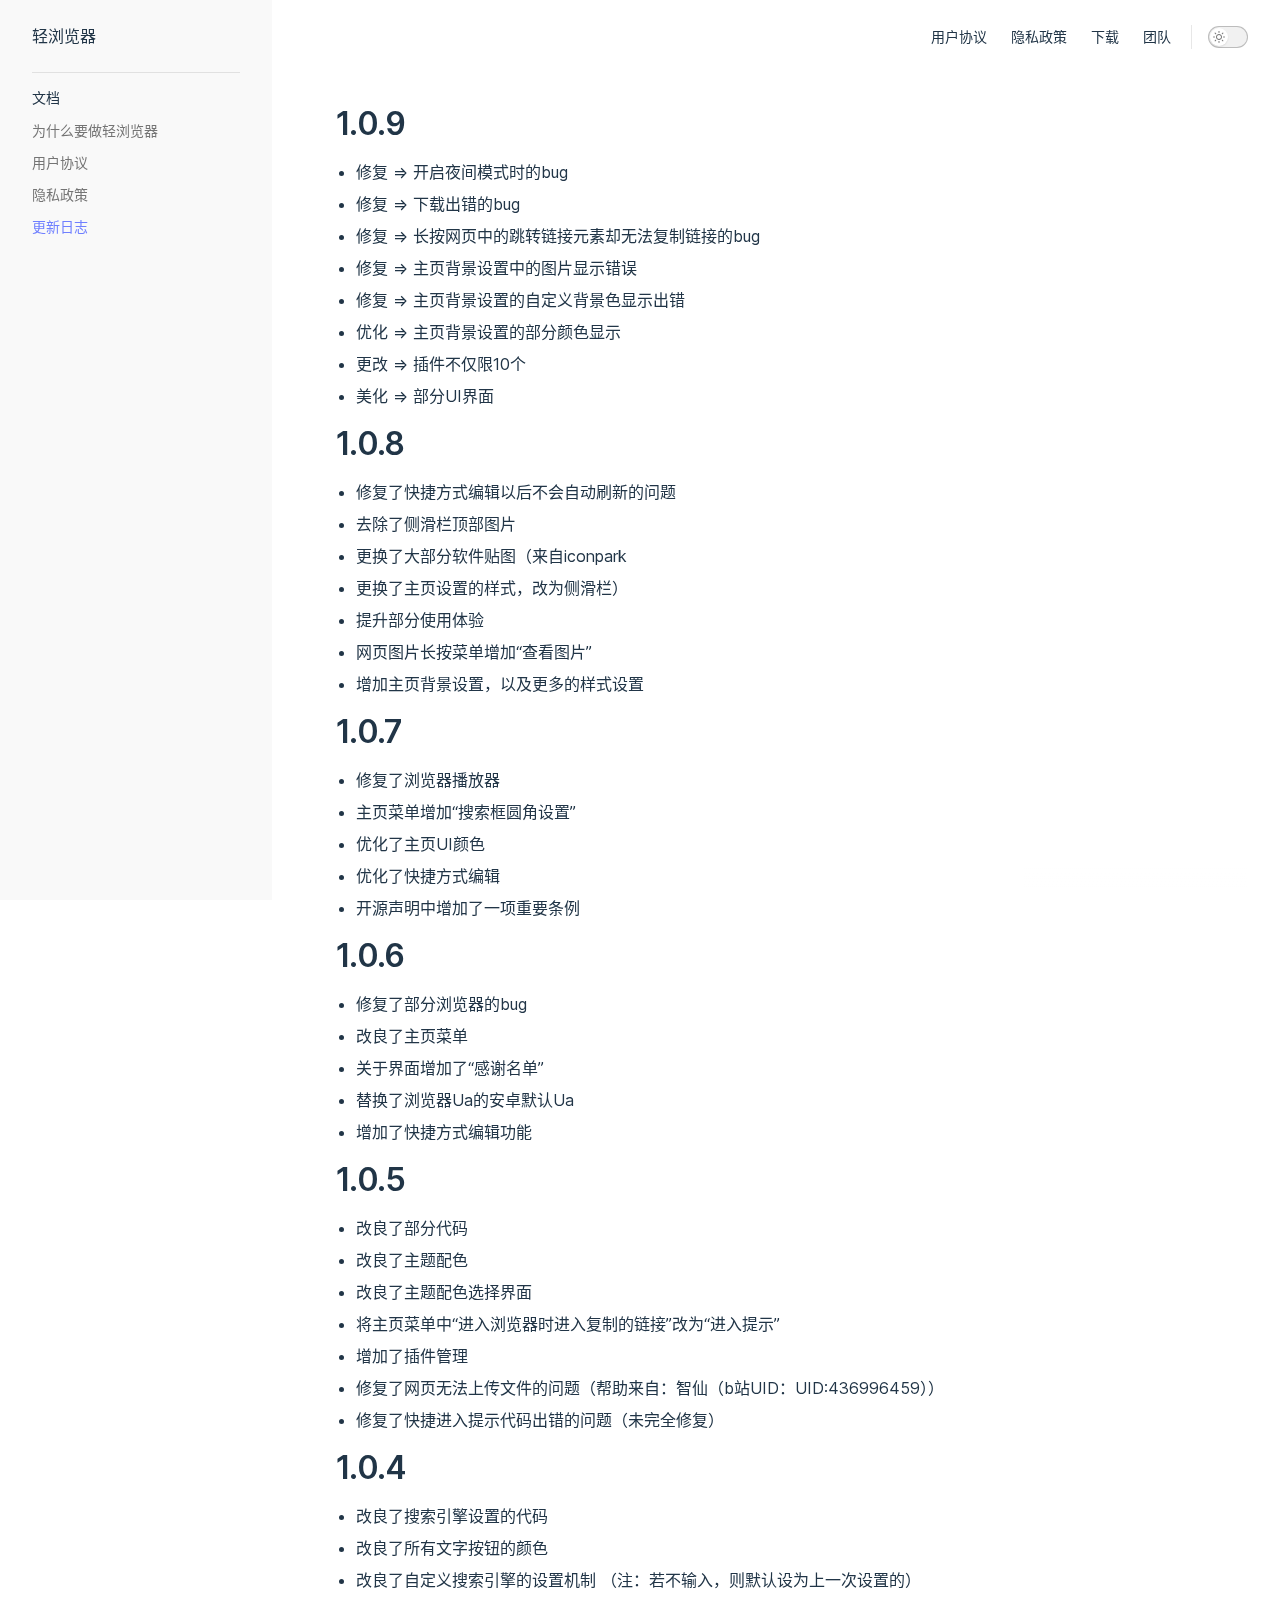
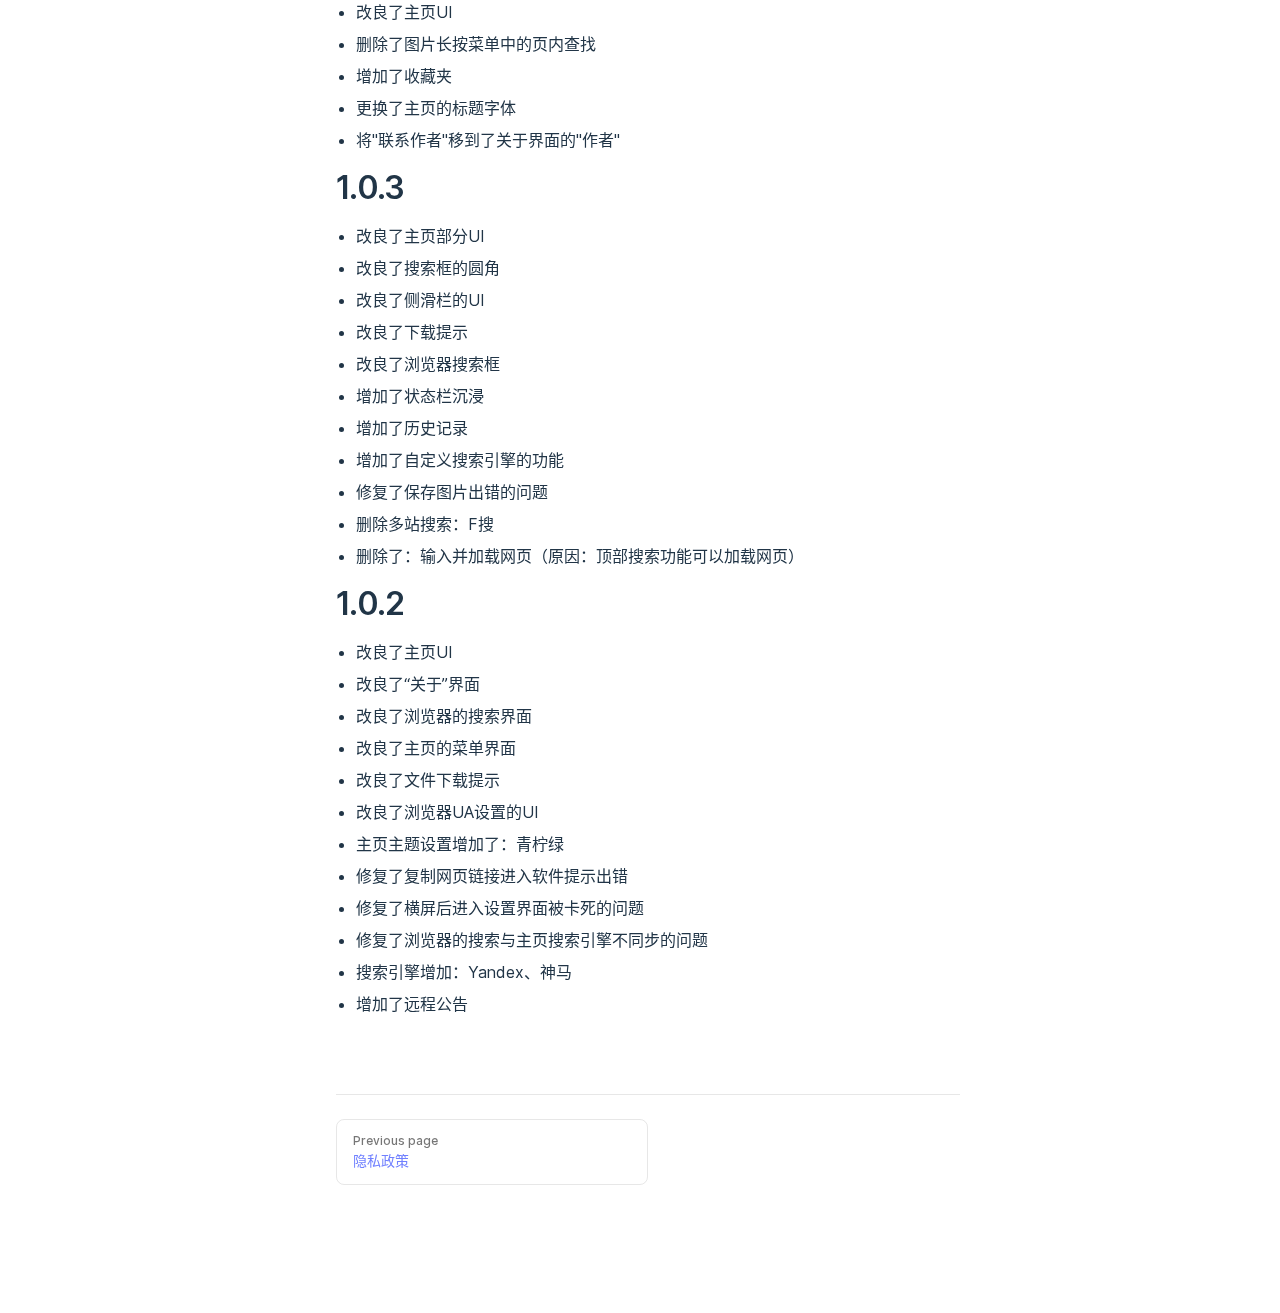
<file: docs/update-log.html>
<!DOCTYPE html>
<html lang="zh-CN">
  <head>
    <meta charset="utf-8">
    <meta name="viewport" content="width=device-width,initial-scale=1">
    <title>1.0.9 | 轻浏览器</title>
    <meta name="description" content="轻，不只是轻">
    <link rel="stylesheet" href="/assets/style.6bd68e17.css">
    <link rel="modulepreload" href="/assets/app.44a66985.js">
    <link rel="modulepreload" href="/assets/docs_update-log.md.cc60c0a5.lean.js">
    
    <link rel="icon" type="image/svg+xml" href="/icon.png">
  <meta property="og:type" content="website">
  <meta property="og:title" content="Vite">
  <meta property="og:image" content="/images/logo-sm.png">
  <meta property="og:url" content="https://netLingSky.github.io">
  <meta property="og:description" content="轻浏览器">
  <script>(()=>{const e=localStorage.getItem("vitepress-theme-appearance"),a=window.matchMedia("(prefers-color-scheme: dark)").matches;(!e||e==="auto"?a:e==="dark")&&document.documentElement.classList.add("dark")})();</script>
  </head>
  <body>
    <div id="app"><div class="Layout" data-v-b7788134><!--[--><!--]--><!--[--><span tabindex="-1" data-v-5bad87e6></span><a href="#VPContent" class="VPSkipLink visually-hidden" data-v-5bad87e6> Skip to content </a><!--]--><!----><header class="VPNav" data-v-b7788134 data-v-0f827909><div class="VPNavBar has-sidebar" data-v-0f827909 data-v-10058498><div class="container" data-v-10058498><div class="VPNavBarTitle has-sidebar" data-v-10058498 data-v-477b2930><a class="title" href="/" data-v-477b2930><!----><!--[-->轻浏览器<!--]--></a></div><div class="content" data-v-10058498><!----><nav aria-labelledby="main-nav-aria-label" class="VPNavBarMenu menu" data-v-10058498 data-v-1afc9dec><span id="main-nav-aria-label" class="visually-hidden" data-v-1afc9dec>Main Navigation</span><!--[--><!--[--><a class="VPLink link VPNavBarMenuLink" href="/docs/user-agreement.html" data-v-1afc9dec data-v-1d8250a9 data-v-48abdd18><!--[-->用户协议<!--]--><!----></a><!--]--><!--[--><a class="VPLink link VPNavBarMenuLink" href="/docs/privacy-policy.html" data-v-1afc9dec data-v-1d8250a9 data-v-48abdd18><!--[-->隐私政策<!--]--><!----></a><!--]--><!--[--><a class="VPLink link VPNavBarMenuLink" href="/download/" data-v-1afc9dec data-v-1d8250a9 data-v-48abdd18><!--[-->下载<!--]--><!----></a><!--]--><!--[--><a class="VPLink link VPNavBarMenuLink" href="/team.html" data-v-1afc9dec data-v-1d8250a9 data-v-48abdd18><!--[-->团队<!--]--><!----></a><!--]--><!--]--></nav><!----><div class="VPNavBarAppearance appearance" data-v-10058498 data-v-0b2f3bac><button class="VPSwitch VPSwitchAppearance" type="button" role="switch" aria-label="toggle dark mode" data-v-0b2f3bac data-v-741b6450 data-v-ab2de182><span class="check" data-v-ab2de182><span class="icon" data-v-ab2de182><!--[--><svg xmlns="http://www.w3.org/2000/svg" aria-hidden="true" focusable="false" viewbox="0 0 24 24" class="sun" data-v-741b6450><path d="M12,18c-3.3,0-6-2.7-6-6s2.7-6,6-6s6,2.7,6,6S15.3,18,12,18zM12,8c-2.2,0-4,1.8-4,4c0,2.2,1.8,4,4,4c2.2,0,4-1.8,4-4C16,9.8,14.2,8,12,8z"></path><path d="M12,4c-0.6,0-1-0.4-1-1V1c0-0.6,0.4-1,1-1s1,0.4,1,1v2C13,3.6,12.6,4,12,4z"></path><path d="M12,24c-0.6,0-1-0.4-1-1v-2c0-0.6,0.4-1,1-1s1,0.4,1,1v2C13,23.6,12.6,24,12,24z"></path><path d="M5.6,6.6c-0.3,0-0.5-0.1-0.7-0.3L3.5,4.9c-0.4-0.4-0.4-1,0-1.4s1-0.4,1.4,0l1.4,1.4c0.4,0.4,0.4,1,0,1.4C6.2,6.5,5.9,6.6,5.6,6.6z"></path><path d="M19.8,20.8c-0.3,0-0.5-0.1-0.7-0.3l-1.4-1.4c-0.4-0.4-0.4-1,0-1.4s1-0.4,1.4,0l1.4,1.4c0.4,0.4,0.4,1,0,1.4C20.3,20.7,20,20.8,19.8,20.8z"></path><path d="M3,13H1c-0.6,0-1-0.4-1-1s0.4-1,1-1h2c0.6,0,1,0.4,1,1S3.6,13,3,13z"></path><path d="M23,13h-2c-0.6,0-1-0.4-1-1s0.4-1,1-1h2c0.6,0,1,0.4,1,1S23.6,13,23,13z"></path><path d="M4.2,20.8c-0.3,0-0.5-0.1-0.7-0.3c-0.4-0.4-0.4-1,0-1.4l1.4-1.4c0.4-0.4,1-0.4,1.4,0s0.4,1,0,1.4l-1.4,1.4C4.7,20.7,4.5,20.8,4.2,20.8z"></path><path d="M18.4,6.6c-0.3,0-0.5-0.1-0.7-0.3c-0.4-0.4-0.4-1,0-1.4l1.4-1.4c0.4-0.4,1-0.4,1.4,0s0.4,1,0,1.4l-1.4,1.4C18.9,6.5,18.6,6.6,18.4,6.6z"></path></svg><svg xmlns="http://www.w3.org/2000/svg" aria-hidden="true" focusable="false" viewbox="0 0 24 24" class="moon" data-v-741b6450><path d="M12.1,22c-0.3,0-0.6,0-0.9,0c-5.5-0.5-9.5-5.4-9-10.9c0.4-4.8,4.2-8.6,9-9c0.4,0,0.8,0.2,1,0.5c0.2,0.3,0.2,0.8-0.1,1.1c-2,2.7-1.4,6.4,1.3,8.4c2.1,1.6,5,1.6,7.1,0c0.3-0.2,0.7-0.3,1.1-0.1c0.3,0.2,0.5,0.6,0.5,1c-0.2,2.7-1.5,5.1-3.6,6.8C16.6,21.2,14.4,22,12.1,22zM9.3,4.4c-2.9,1-5,3.6-5.2,6.8c-0.4,4.4,2.8,8.3,7.2,8.7c2.1,0.2,4.2-0.4,5.8-1.8c1.1-0.9,1.9-2.1,2.4-3.4c-2.5,0.9-5.3,0.5-7.5-1.1C9.2,11.4,8.1,7.7,9.3,4.4z"></path></svg><!--]--></span></span></button></div><!----><div class="VPFlyout VPNavBarExtra extra" data-v-10058498 data-v-5fe59986 data-v-0635fb1f><button type="button" class="button" aria-haspopup="true" aria-expanded="false" aria-label="extra navigation" data-v-0635fb1f><svg xmlns="http://www.w3.org/2000/svg" aria-hidden="true" focusable="false" viewbox="0 0 24 24" class="icon" data-v-0635fb1f><circle cx="12" cy="12" r="2"></circle><circle cx="19" cy="12" r="2"></circle><circle cx="5" cy="12" r="2"></circle></svg></button><div class="menu" data-v-0635fb1f><div class="VPMenu" data-v-0635fb1f data-v-e3d492a8><!----><!--[--><!--[--><!----><div class="group" data-v-5fe59986><div class="item appearance" data-v-5fe59986><p class="label" data-v-5fe59986>Appearance</p><div class="appearance-action" data-v-5fe59986><button class="VPSwitch VPSwitchAppearance" type="button" role="switch" aria-label="toggle dark mode" data-v-5fe59986 data-v-741b6450 data-v-ab2de182><span class="check" data-v-ab2de182><span class="icon" data-v-ab2de182><!--[--><svg xmlns="http://www.w3.org/2000/svg" aria-hidden="true" focusable="false" viewbox="0 0 24 24" class="sun" data-v-741b6450><path d="M12,18c-3.3,0-6-2.7-6-6s2.7-6,6-6s6,2.7,6,6S15.3,18,12,18zM12,8c-2.2,0-4,1.8-4,4c0,2.2,1.8,4,4,4c2.2,0,4-1.8,4-4C16,9.8,14.2,8,12,8z"></path><path d="M12,4c-0.6,0-1-0.4-1-1V1c0-0.6,0.4-1,1-1s1,0.4,1,1v2C13,3.6,12.6,4,12,4z"></path><path d="M12,24c-0.6,0-1-0.4-1-1v-2c0-0.6,0.4-1,1-1s1,0.4,1,1v2C13,23.6,12.6,24,12,24z"></path><path d="M5.6,6.6c-0.3,0-0.5-0.1-0.7-0.3L3.5,4.9c-0.4-0.4-0.4-1,0-1.4s1-0.4,1.4,0l1.4,1.4c0.4,0.4,0.4,1,0,1.4C6.2,6.5,5.9,6.6,5.6,6.6z"></path><path d="M19.8,20.8c-0.3,0-0.5-0.1-0.7-0.3l-1.4-1.4c-0.4-0.4-0.4-1,0-1.4s1-0.4,1.4,0l1.4,1.4c0.4,0.4,0.4,1,0,1.4C20.3,20.7,20,20.8,19.8,20.8z"></path><path d="M3,13H1c-0.6,0-1-0.4-1-1s0.4-1,1-1h2c0.6,0,1,0.4,1,1S3.6,13,3,13z"></path><path d="M23,13h-2c-0.6,0-1-0.4-1-1s0.4-1,1-1h2c0.6,0,1,0.4,1,1S23.6,13,23,13z"></path><path d="M4.2,20.8c-0.3,0-0.5-0.1-0.7-0.3c-0.4-0.4-0.4-1,0-1.4l1.4-1.4c0.4-0.4,1-0.4,1.4,0s0.4,1,0,1.4l-1.4,1.4C4.7,20.7,4.5,20.8,4.2,20.8z"></path><path d="M18.4,6.6c-0.3,0-0.5-0.1-0.7-0.3c-0.4-0.4-0.4-1,0-1.4l1.4-1.4c0.4-0.4,1-0.4,1.4,0s0.4,1,0,1.4l-1.4,1.4C18.9,6.5,18.6,6.6,18.4,6.6z"></path></svg><svg xmlns="http://www.w3.org/2000/svg" aria-hidden="true" focusable="false" viewbox="0 0 24 24" class="moon" data-v-741b6450><path d="M12.1,22c-0.3,0-0.6,0-0.9,0c-5.5-0.5-9.5-5.4-9-10.9c0.4-4.8,4.2-8.6,9-9c0.4,0,0.8,0.2,1,0.5c0.2,0.3,0.2,0.8-0.1,1.1c-2,2.7-1.4,6.4,1.3,8.4c2.1,1.6,5,1.6,7.1,0c0.3-0.2,0.7-0.3,1.1-0.1c0.3,0.2,0.5,0.6,0.5,1c-0.2,2.7-1.5,5.1-3.6,6.8C16.6,21.2,14.4,22,12.1,22zM9.3,4.4c-2.9,1-5,3.6-5.2,6.8c-0.4,4.4,2.8,8.3,7.2,8.7c2.1,0.2,4.2-0.4,5.8-1.8c1.1-0.9,1.9-2.1,2.4-3.4c-2.5,0.9-5.3,0.5-7.5-1.1C9.2,11.4,8.1,7.7,9.3,4.4z"></path></svg><!--]--></span></span></button></div></div></div><!----><!--]--><!--]--></div></div></div><button type="button" class="VPNavBarHamburger hamburger" aria-label="mobile navigation" aria-expanded="false" aria-controls="VPNavScreen" data-v-10058498 data-v-2ead6e10><span class="container" data-v-2ead6e10><span class="top" data-v-2ead6e10></span><span class="middle" data-v-2ead6e10></span><span class="bottom" data-v-2ead6e10></span></span></button></div></div></div><!----></header><div class="VPLocalNav" data-v-b7788134 data-v-395172d0><button class="menu" aria-expanded="false" aria-controls="VPSidebarNav" data-v-395172d0><svg xmlns="http://www.w3.org/2000/svg" aria-hidden="true" focusable="false" viewbox="0 0 24 24" class="menu-icon" data-v-395172d0><path d="M17,11H3c-0.6,0-1-0.4-1-1s0.4-1,1-1h14c0.6,0,1,0.4,1,1S17.6,11,17,11z"></path><path d="M21,7H3C2.4,7,2,6.6,2,6s0.4-1,1-1h18c0.6,0,1,0.4,1,1S21.6,7,21,7z"></path><path d="M21,15H3c-0.6,0-1-0.4-1-1s0.4-1,1-1h18c0.6,0,1,0.4,1,1S21.6,15,21,15z"></path><path d="M17,19H3c-0.6,0-1-0.4-1-1s0.4-1,1-1h14c0.6,0,1,0.4,1,1S17.6,19,17,19z"></path></svg><span class="menu-text" data-v-395172d0>Menu</span></button><a class="top-link" href="#" data-v-395172d0> Return to top </a></div><aside class="VPSidebar" data-v-b7788134 data-v-edcb5950><nav class="nav" id="VPSidebarNav" aria-labelledby="sidebar-aria-label" tabindex="-1" data-v-edcb5950><span class="visually-hidden" id="sidebar-aria-label" data-v-edcb5950> Sidebar Navigation </span><!--[--><div class="group" data-v-edcb5950><section class="VPSidebarGroup" data-v-edcb5950 data-v-25699cea><div class="title" data-v-25699cea><h2 class="title-text" data-v-25699cea>文档</h2><div class="action" data-v-25699cea><svg xmlns="http://www.w3.org/2000/svg" xmlns:xlink="http://www.w3.org/1999/xlink" viewbox="0 0 24 24" class="icon minus" data-v-25699cea><path d="M19,2H5C3.3,2,2,3.3,2,5v14c0,1.7,1.3,3,3,3h14c1.7,0,3-1.3,3-3V5C22,3.3,20.7,2,19,2zM20,19c0,0.6-0.4,1-1,1H5c-0.6,0-1-0.4-1-1V5c0-0.6,0.4-1,1-1h14c0.6,0,1,0.4,1,1V19z"></path><path d="M16,11H8c-0.6,0-1,0.4-1,1s0.4,1,1,1h8c0.6,0,1-0.4,1-1S16.6,11,16,11z"></path></svg><svg version="1.1" xmlns="http://www.w3.org/2000/svg" viewbox="0 0 24 24" class="icon plus" data-v-25699cea><path d="M19,2H5C3.3,2,2,3.3,2,5v14c0,1.7,1.3,3,3,3h14c1.7,0,3-1.3,3-3V5C22,3.3,20.7,2,19,2z M20,19c0,0.6-0.4,1-1,1H5c-0.6,0-1-0.4-1-1V5c0-0.6,0.4-1,1-1h14c0.6,0,1,0.4,1,1V19z"></path><path d="M16,11h-3V8c0-0.6-0.4-1-1-1s-1,0.4-1,1v3H8c-0.6,0-1,0.4-1,1s0.4,1,1,1h3v3c0,0.6,0.4,1,1,1s1-0.4,1-1v-3h3c0.6,0,1-0.4,1-1S16.6,11,16,11z"></path></svg></div></div><div class="items" data-v-25699cea><!--[--><a class="VPLink link" href="/docs/why.html" data-v-25699cea data-v-7bd8aee4 data-v-48abdd18><!--[--><span class="link-text" data-v-7bd8aee4>为什么要做轻浏览器</span><!--]--><!----></a><a class="VPLink link" href="/docs/user-agreement.html" data-v-25699cea data-v-7bd8aee4 data-v-48abdd18><!--[--><span class="link-text" data-v-7bd8aee4>用户协议</span><!--]--><!----></a><a class="VPLink link" href="/docs/privacy-policy.html" data-v-25699cea data-v-7bd8aee4 data-v-48abdd18><!--[--><span class="link-text" data-v-7bd8aee4>隐私政策</span><!--]--><!----></a><a class="VPLink link active" href="/docs/update-log.html" data-v-25699cea data-v-7bd8aee4 data-v-48abdd18><!--[--><span class="link-text" data-v-7bd8aee4>更新日志</span><!--]--><!----></a><!--]--></div></section></div><!--]--></nav></aside><div class="VPContent has-sidebar" id="VPContent" data-v-b7788134 data-v-09411f0c><div class="VPDoc has-sidebar" data-v-09411f0c data-v-5200d57a><div class="container" data-v-5200d57a><div class="aside" data-v-5200d57a><div class="aside-curtain" data-v-5200d57a></div><div class="aside-container" data-v-5200d57a><div class="aside-content" data-v-5200d57a><div class="VPDocAside" data-v-5200d57a data-v-ab3cfea0><!--[--><!--]--><!--[--><!--]--><!----><!--[--><!--]--><div class="spacer" data-v-ab3cfea0></div><!--[--><!--]--><div class="VPDocAsideCarbonAds" data-v-ab3cfea0><!----></div><!--[--><!--]--><!--[--><!--]--></div></div></div></div><div class="content" data-v-5200d57a><div class="content-container" data-v-5200d57a><!--[--><!--]--><main class="main" data-v-5200d57a><div style="position:relative;" class="vp-doc _docs_update-log" data-v-5200d57a><div><h1 id="_1-0-9" tabindex="-1">1.0.9 <a class="header-anchor" href="#_1-0-9">¶</a></h1><ul><li>修复 =&gt; 开启夜间模式时的bug</li><li>修复 =&gt; 下载出错的bug</li><li>修复 =&gt; 长按网页中的跳转链接元素却无法复制链接的bug</li><li>修复 =&gt; 主页背景设置中的图片显示错误</li><li>修复 =&gt; 主页背景设置的自定义背景色显示出错</li><li>优化 =&gt; 主页背景设置的部分颜色显示</li><li>更改 =&gt; 插件不仅限10个</li><li>美化 =&gt; 部分UI界面</li></ul><h1 id="_1-0-8" tabindex="-1">1.0.8 <a class="header-anchor" href="#_1-0-8">¶</a></h1><ul><li>修复了快捷方式编辑以后不会自动刷新的问题</li><li>去除了侧滑栏顶部图片</li><li>更换了大部分软件贴图（来自iconpark</li><li>更换了主页设置的样式，改为侧滑栏）</li><li>提升部分使用体验</li><li>网页图片长按菜单增加“查看图片”</li><li>增加主页背景设置，以及更多的样式设置</li></ul><h1 id="_1-0-7" tabindex="-1">1.0.7 <a class="header-anchor" href="#_1-0-7">¶</a></h1><ul><li>修复了浏览器播放器</li><li>主页菜单增加“搜索框圆角设置”</li><li>优化了主页UI颜色</li><li>优化了快捷方式编辑</li><li>开源声明中增加了一项重要条例</li></ul><h1 id="_1-0-6" tabindex="-1">1.0.6 <a class="header-anchor" href="#_1-0-6">¶</a></h1><ul><li>修复了部分浏览器的bug</li><li>改良了主页菜单</li><li>关于界面增加了“感谢名单”</li><li>替换了浏览器Ua的安卓默认Ua</li><li>增加了快捷方式编辑功能</li></ul><h1 id="_1-0-5" tabindex="-1">1.0.5 <a class="header-anchor" href="#_1-0-5">¶</a></h1><ul><li>改良了部分代码</li><li>改良了主题配色</li><li>改良了主题配色选择界面</li><li>将主页菜单中“进入浏览器时进入复制的链接”改为“进入提示”</li><li>增加了插件管理</li><li>修复了网页无法上传文件的问题（帮助来自：智仙（b站UID：UID:436996459））</li><li>修复了快捷进入提示代码出错的问题（未完全修复）</li></ul><h1 id="_1-0-4" tabindex="-1">1.0.4 <a class="header-anchor" href="#_1-0-4">¶</a></h1><ul><li>改良了搜索引擎设置的代码</li><li>改良了所有文字按钮的颜色</li><li>改良了自定义搜索引擎的设置机制 （注：若不输入，则默认设为上一次设置的）</li><li>改良了主页UI</li><li>删除了图片长按菜单中的页内查找</li><li>增加了收藏夹</li><li>更换了主页的标题字体</li><li>将&quot;联系作者&quot;移到了关于界面的&quot;作者&quot;</li></ul><h1 id="_1-0-3" tabindex="-1">1.0.3 <a class="header-anchor" href="#_1-0-3">¶</a></h1><ul><li>改良了主页部分UI</li><li>改良了搜索框的圆角</li><li>改良了侧滑栏的UI</li><li>改良了下载提示</li><li>改良了浏览器搜索框</li><li>增加了状态栏沉浸</li><li>增加了历史记录</li><li>增加了自定义搜索引擎的功能</li><li>修复了保存图片出错的问题</li><li>删除多站搜索：F搜</li><li>删除了：输入并加载网页（原因：顶部搜索功能可以加载网页）</li></ul><h1 id="_1-0-2" tabindex="-1">1.0.2 <a class="header-anchor" href="#_1-0-2">¶</a></h1><ul><li>改良了主页UI</li><li>改良了“关于”界面</li><li>改良了浏览器的搜索界面</li><li>改良了主页的菜单界面</li><li>改良了文件下载提示</li><li>改良了浏览器UA设置的UI</li><li>主页主题设置增加了：青柠绿</li><li>修复了复制网页链接进入软件提示出错</li><li>修复了横屏后进入设置界面被卡死的问题</li><li>修复了浏览器的搜索与主页搜索引擎不同步的问题</li><li>搜索引擎增加：Yandex、神马</li><li>增加了远程公告</li></ul></div></div></main><footer class="VPDocFooter" data-v-5200d57a data-v-dd53704a><div class="edit-info" data-v-dd53704a><!----><!----></div><div class="prev-next" data-v-dd53704a><div class="pager" data-v-dd53704a><a class="pager-link prev" href="/docs/privacy-policy.html" data-v-dd53704a><span class="desc" data-v-dd53704a>Previous page</span><span class="title" data-v-dd53704a>隐私政策</span></a></div><div class="has-prev pager" data-v-dd53704a><!----></div></div></footer><!--[--><!--]--></div></div></div></div></div><footer class="VPFooter has-sidebar" data-v-b7788134 data-v-32972742><div class="container" data-v-32972742><p class="message" data-v-32972742>Made with ❤️ by NetLingSky &amp; Chiziingiin</p><p class="copyright" data-v-32972742>Copyright © 2022 NetLingSky</p></div></footer><!--[--><!--]--></div></div>
    <script>__VP_HASH_MAP__ = JSON.parse("{\"docs_privacy-policy.md\":\"161409cf\",\"docs_update-log.md\":\"cc60c0a5\",\"docs_user-agreement.md\":\"373c97fd\",\"docs_why.md\":\"c385ef90\",\"download_index.md\":\"9c0b9a44\",\"index.md\":\"3cbd1606\",\"team.md\":\"53b9da49\"}")</script>
    <script type="module" async src="/assets/app.44a66985.js"></script>
    
  </body>
</html>
</file>
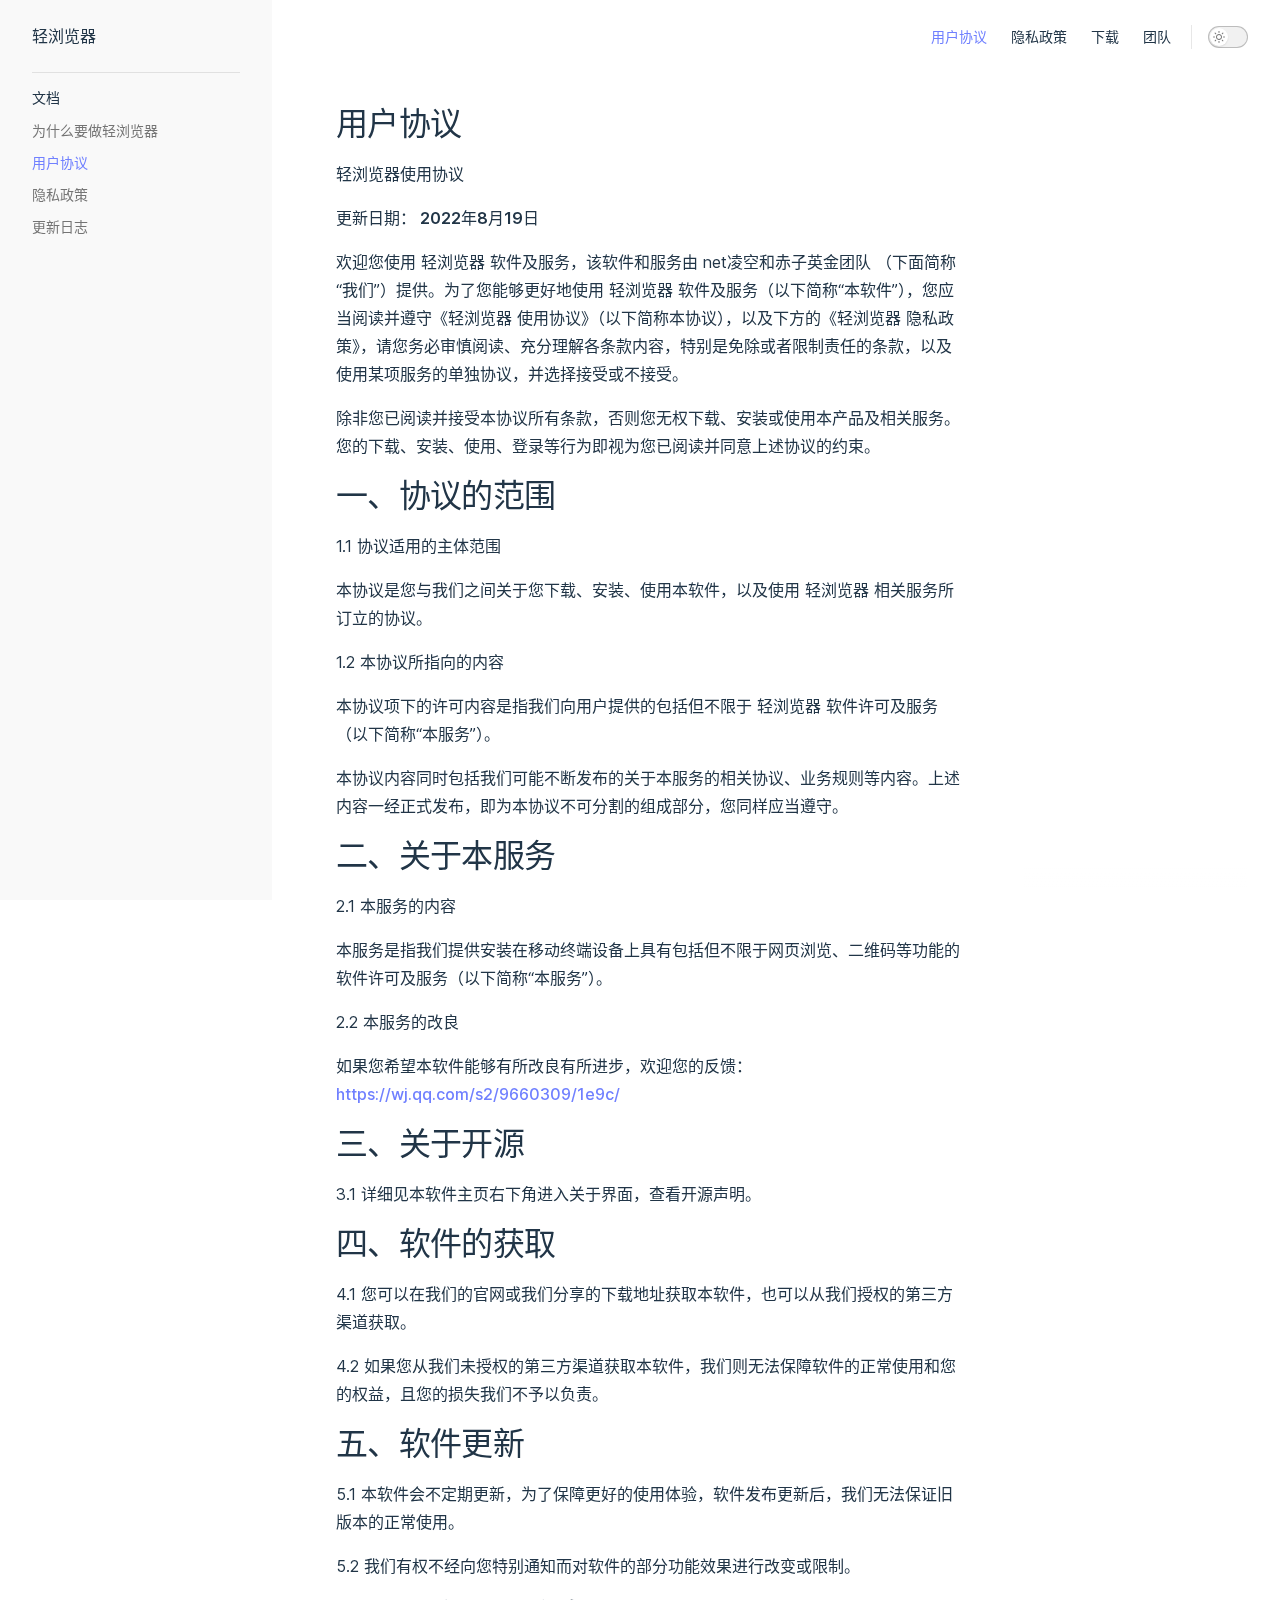
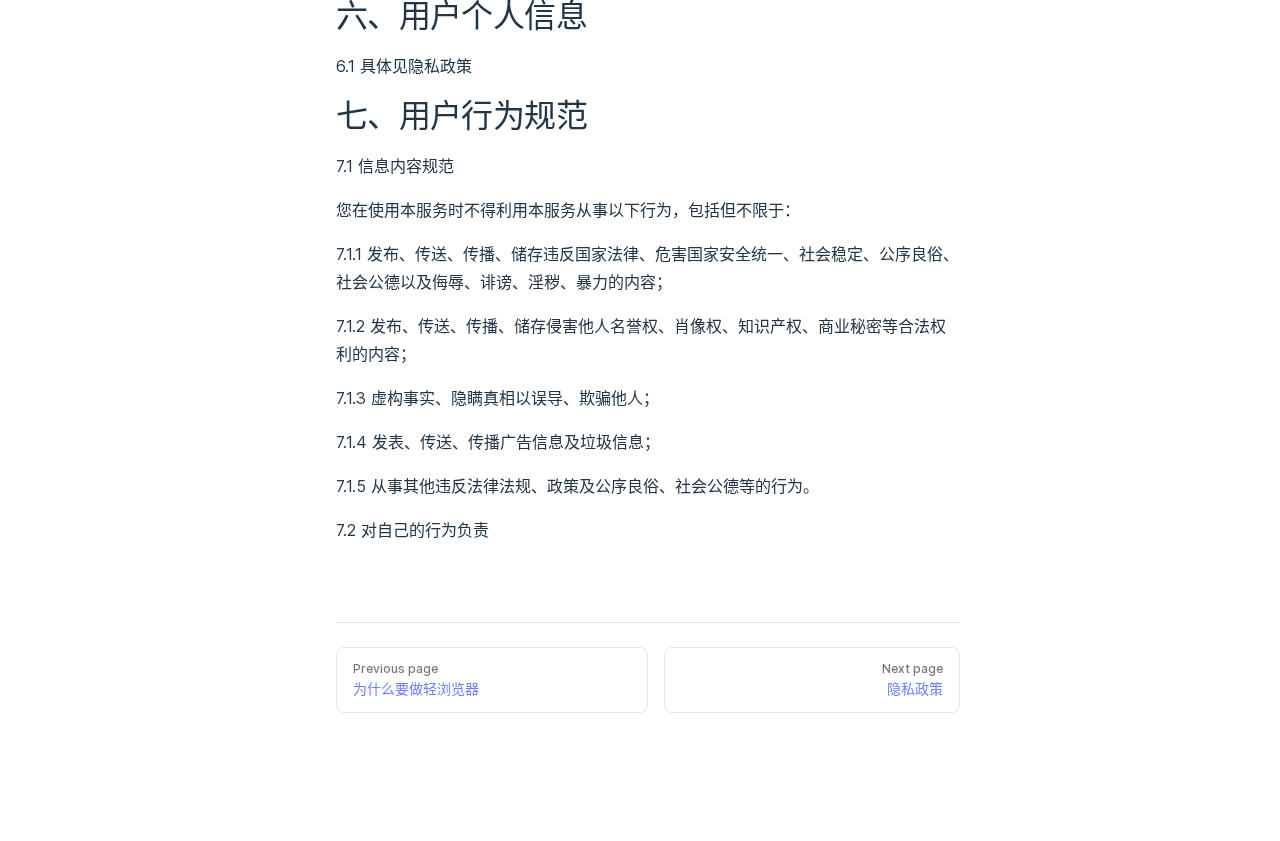
<file: docs/user-agreement.html>
<!DOCTYPE html>
<html lang="zh-CN">
  <head>
    <meta charset="utf-8">
    <meta name="viewport" content="width=device-width,initial-scale=1">
    <title>用户协议 | 轻浏览器</title>
    <meta name="description" content="轻，不只是轻">
    <link rel="stylesheet" href="/assets/style.6bd68e17.css">
    <link rel="modulepreload" href="/assets/app.44a66985.js">
    <link rel="modulepreload" href="/assets/docs_user-agreement.md.373c97fd.lean.js">
    
    <link rel="icon" type="image/svg+xml" href="/icon.png">
  <meta property="og:type" content="website">
  <meta property="og:title" content="Vite">
  <meta property="og:image" content="/images/logo-sm.png">
  <meta property="og:url" content="https://netLingSky.github.io">
  <meta property="og:description" content="轻浏览器">
  <script>(()=>{const e=localStorage.getItem("vitepress-theme-appearance"),a=window.matchMedia("(prefers-color-scheme: dark)").matches;(!e||e==="auto"?a:e==="dark")&&document.documentElement.classList.add("dark")})();</script>
  </head>
  <body>
    <div id="app"><div class="Layout" data-v-b7788134><!--[--><!--]--><!--[--><span tabindex="-1" data-v-5bad87e6></span><a href="#VPContent" class="VPSkipLink visually-hidden" data-v-5bad87e6> Skip to content </a><!--]--><!----><header class="VPNav" data-v-b7788134 data-v-0f827909><div class="VPNavBar has-sidebar" data-v-0f827909 data-v-10058498><div class="container" data-v-10058498><div class="VPNavBarTitle has-sidebar" data-v-10058498 data-v-477b2930><a class="title" href="/" data-v-477b2930><!----><!--[-->轻浏览器<!--]--></a></div><div class="content" data-v-10058498><!----><nav aria-labelledby="main-nav-aria-label" class="VPNavBarMenu menu" data-v-10058498 data-v-1afc9dec><span id="main-nav-aria-label" class="visually-hidden" data-v-1afc9dec>Main Navigation</span><!--[--><!--[--><a class="VPLink link VPNavBarMenuLink active" href="/docs/user-agreement.html" data-v-1afc9dec data-v-1d8250a9 data-v-48abdd18><!--[-->用户协议<!--]--><!----></a><!--]--><!--[--><a class="VPLink link VPNavBarMenuLink" href="/docs/privacy-policy.html" data-v-1afc9dec data-v-1d8250a9 data-v-48abdd18><!--[-->隐私政策<!--]--><!----></a><!--]--><!--[--><a class="VPLink link VPNavBarMenuLink" href="/download/" data-v-1afc9dec data-v-1d8250a9 data-v-48abdd18><!--[-->下载<!--]--><!----></a><!--]--><!--[--><a class="VPLink link VPNavBarMenuLink" href="/team.html" data-v-1afc9dec data-v-1d8250a9 data-v-48abdd18><!--[-->团队<!--]--><!----></a><!--]--><!--]--></nav><!----><div class="VPNavBarAppearance appearance" data-v-10058498 data-v-0b2f3bac><button class="VPSwitch VPSwitchAppearance" type="button" role="switch" aria-label="toggle dark mode" data-v-0b2f3bac data-v-741b6450 data-v-ab2de182><span class="check" data-v-ab2de182><span class="icon" data-v-ab2de182><!--[--><svg xmlns="http://www.w3.org/2000/svg" aria-hidden="true" focusable="false" viewbox="0 0 24 24" class="sun" data-v-741b6450><path d="M12,18c-3.3,0-6-2.7-6-6s2.7-6,6-6s6,2.7,6,6S15.3,18,12,18zM12,8c-2.2,0-4,1.8-4,4c0,2.2,1.8,4,4,4c2.2,0,4-1.8,4-4C16,9.8,14.2,8,12,8z"></path><path d="M12,4c-0.6,0-1-0.4-1-1V1c0-0.6,0.4-1,1-1s1,0.4,1,1v2C13,3.6,12.6,4,12,4z"></path><path d="M12,24c-0.6,0-1-0.4-1-1v-2c0-0.6,0.4-1,1-1s1,0.4,1,1v2C13,23.6,12.6,24,12,24z"></path><path d="M5.6,6.6c-0.3,0-0.5-0.1-0.7-0.3L3.5,4.9c-0.4-0.4-0.4-1,0-1.4s1-0.4,1.4,0l1.4,1.4c0.4,0.4,0.4,1,0,1.4C6.2,6.5,5.9,6.6,5.6,6.6z"></path><path d="M19.8,20.8c-0.3,0-0.5-0.1-0.7-0.3l-1.4-1.4c-0.4-0.4-0.4-1,0-1.4s1-0.4,1.4,0l1.4,1.4c0.4,0.4,0.4,1,0,1.4C20.3,20.7,20,20.8,19.8,20.8z"></path><path d="M3,13H1c-0.6,0-1-0.4-1-1s0.4-1,1-1h2c0.6,0,1,0.4,1,1S3.6,13,3,13z"></path><path d="M23,13h-2c-0.6,0-1-0.4-1-1s0.4-1,1-1h2c0.6,0,1,0.4,1,1S23.6,13,23,13z"></path><path d="M4.2,20.8c-0.3,0-0.5-0.1-0.7-0.3c-0.4-0.4-0.4-1,0-1.4l1.4-1.4c0.4-0.4,1-0.4,1.4,0s0.4,1,0,1.4l-1.4,1.4C4.7,20.7,4.5,20.8,4.2,20.8z"></path><path d="M18.4,6.6c-0.3,0-0.5-0.1-0.7-0.3c-0.4-0.4-0.4-1,0-1.4l1.4-1.4c0.4-0.4,1-0.4,1.4,0s0.4,1,0,1.4l-1.4,1.4C18.9,6.5,18.6,6.6,18.4,6.6z"></path></svg><svg xmlns="http://www.w3.org/2000/svg" aria-hidden="true" focusable="false" viewbox="0 0 24 24" class="moon" data-v-741b6450><path d="M12.1,22c-0.3,0-0.6,0-0.9,0c-5.5-0.5-9.5-5.4-9-10.9c0.4-4.8,4.2-8.6,9-9c0.4,0,0.8,0.2,1,0.5c0.2,0.3,0.2,0.8-0.1,1.1c-2,2.7-1.4,6.4,1.3,8.4c2.1,1.6,5,1.6,7.1,0c0.3-0.2,0.7-0.3,1.1-0.1c0.3,0.2,0.5,0.6,0.5,1c-0.2,2.7-1.5,5.1-3.6,6.8C16.6,21.2,14.4,22,12.1,22zM9.3,4.4c-2.9,1-5,3.6-5.2,6.8c-0.4,4.4,2.8,8.3,7.2,8.7c2.1,0.2,4.2-0.4,5.8-1.8c1.1-0.9,1.9-2.1,2.4-3.4c-2.5,0.9-5.3,0.5-7.5-1.1C9.2,11.4,8.1,7.7,9.3,4.4z"></path></svg><!--]--></span></span></button></div><!----><div class="VPFlyout VPNavBarExtra extra" data-v-10058498 data-v-5fe59986 data-v-0635fb1f><button type="button" class="button" aria-haspopup="true" aria-expanded="false" aria-label="extra navigation" data-v-0635fb1f><svg xmlns="http://www.w3.org/2000/svg" aria-hidden="true" focusable="false" viewbox="0 0 24 24" class="icon" data-v-0635fb1f><circle cx="12" cy="12" r="2"></circle><circle cx="19" cy="12" r="2"></circle><circle cx="5" cy="12" r="2"></circle></svg></button><div class="menu" data-v-0635fb1f><div class="VPMenu" data-v-0635fb1f data-v-e3d492a8><!----><!--[--><!--[--><!----><div class="group" data-v-5fe59986><div class="item appearance" data-v-5fe59986><p class="label" data-v-5fe59986>Appearance</p><div class="appearance-action" data-v-5fe59986><button class="VPSwitch VPSwitchAppearance" type="button" role="switch" aria-label="toggle dark mode" data-v-5fe59986 data-v-741b6450 data-v-ab2de182><span class="check" data-v-ab2de182><span class="icon" data-v-ab2de182><!--[--><svg xmlns="http://www.w3.org/2000/svg" aria-hidden="true" focusable="false" viewbox="0 0 24 24" class="sun" data-v-741b6450><path d="M12,18c-3.3,0-6-2.7-6-6s2.7-6,6-6s6,2.7,6,6S15.3,18,12,18zM12,8c-2.2,0-4,1.8-4,4c0,2.2,1.8,4,4,4c2.2,0,4-1.8,4-4C16,9.8,14.2,8,12,8z"></path><path d="M12,4c-0.6,0-1-0.4-1-1V1c0-0.6,0.4-1,1-1s1,0.4,1,1v2C13,3.6,12.6,4,12,4z"></path><path d="M12,24c-0.6,0-1-0.4-1-1v-2c0-0.6,0.4-1,1-1s1,0.4,1,1v2C13,23.6,12.6,24,12,24z"></path><path d="M5.6,6.6c-0.3,0-0.5-0.1-0.7-0.3L3.5,4.9c-0.4-0.4-0.4-1,0-1.4s1-0.4,1.4,0l1.4,1.4c0.4,0.4,0.4,1,0,1.4C6.2,6.5,5.9,6.6,5.6,6.6z"></path><path d="M19.8,20.8c-0.3,0-0.5-0.1-0.7-0.3l-1.4-1.4c-0.4-0.4-0.4-1,0-1.4s1-0.4,1.4,0l1.4,1.4c0.4,0.4,0.4,1,0,1.4C20.3,20.7,20,20.8,19.8,20.8z"></path><path d="M3,13H1c-0.6,0-1-0.4-1-1s0.4-1,1-1h2c0.6,0,1,0.4,1,1S3.6,13,3,13z"></path><path d="M23,13h-2c-0.6,0-1-0.4-1-1s0.4-1,1-1h2c0.6,0,1,0.4,1,1S23.6,13,23,13z"></path><path d="M4.2,20.8c-0.3,0-0.5-0.1-0.7-0.3c-0.4-0.4-0.4-1,0-1.4l1.4-1.4c0.4-0.4,1-0.4,1.4,0s0.4,1,0,1.4l-1.4,1.4C4.7,20.7,4.5,20.8,4.2,20.8z"></path><path d="M18.4,6.6c-0.3,0-0.5-0.1-0.7-0.3c-0.4-0.4-0.4-1,0-1.4l1.4-1.4c0.4-0.4,1-0.4,1.4,0s0.4,1,0,1.4l-1.4,1.4C18.9,6.5,18.6,6.6,18.4,6.6z"></path></svg><svg xmlns="http://www.w3.org/2000/svg" aria-hidden="true" focusable="false" viewbox="0 0 24 24" class="moon" data-v-741b6450><path d="M12.1,22c-0.3,0-0.6,0-0.9,0c-5.5-0.5-9.5-5.4-9-10.9c0.4-4.8,4.2-8.6,9-9c0.4,0,0.8,0.2,1,0.5c0.2,0.3,0.2,0.8-0.1,1.1c-2,2.7-1.4,6.4,1.3,8.4c2.1,1.6,5,1.6,7.1,0c0.3-0.2,0.7-0.3,1.1-0.1c0.3,0.2,0.5,0.6,0.5,1c-0.2,2.7-1.5,5.1-3.6,6.8C16.6,21.2,14.4,22,12.1,22zM9.3,4.4c-2.9,1-5,3.6-5.2,6.8c-0.4,4.4,2.8,8.3,7.2,8.7c2.1,0.2,4.2-0.4,5.8-1.8c1.1-0.9,1.9-2.1,2.4-3.4c-2.5,0.9-5.3,0.5-7.5-1.1C9.2,11.4,8.1,7.7,9.3,4.4z"></path></svg><!--]--></span></span></button></div></div></div><!----><!--]--><!--]--></div></div></div><button type="button" class="VPNavBarHamburger hamburger" aria-label="mobile navigation" aria-expanded="false" aria-controls="VPNavScreen" data-v-10058498 data-v-2ead6e10><span class="container" data-v-2ead6e10><span class="top" data-v-2ead6e10></span><span class="middle" data-v-2ead6e10></span><span class="bottom" data-v-2ead6e10></span></span></button></div></div></div><!----></header><div class="VPLocalNav" data-v-b7788134 data-v-395172d0><button class="menu" aria-expanded="false" aria-controls="VPSidebarNav" data-v-395172d0><svg xmlns="http://www.w3.org/2000/svg" aria-hidden="true" focusable="false" viewbox="0 0 24 24" class="menu-icon" data-v-395172d0><path d="M17,11H3c-0.6,0-1-0.4-1-1s0.4-1,1-1h14c0.6,0,1,0.4,1,1S17.6,11,17,11z"></path><path d="M21,7H3C2.4,7,2,6.6,2,6s0.4-1,1-1h18c0.6,0,1,0.4,1,1S21.6,7,21,7z"></path><path d="M21,15H3c-0.6,0-1-0.4-1-1s0.4-1,1-1h18c0.6,0,1,0.4,1,1S21.6,15,21,15z"></path><path d="M17,19H3c-0.6,0-1-0.4-1-1s0.4-1,1-1h14c0.6,0,1,0.4,1,1S17.6,19,17,19z"></path></svg><span class="menu-text" data-v-395172d0>Menu</span></button><a class="top-link" href="#" data-v-395172d0> Return to top </a></div><aside class="VPSidebar" data-v-b7788134 data-v-edcb5950><nav class="nav" id="VPSidebarNav" aria-labelledby="sidebar-aria-label" tabindex="-1" data-v-edcb5950><span class="visually-hidden" id="sidebar-aria-label" data-v-edcb5950> Sidebar Navigation </span><!--[--><div class="group" data-v-edcb5950><section class="VPSidebarGroup" data-v-edcb5950 data-v-25699cea><div class="title" data-v-25699cea><h2 class="title-text" data-v-25699cea>文档</h2><div class="action" data-v-25699cea><svg xmlns="http://www.w3.org/2000/svg" xmlns:xlink="http://www.w3.org/1999/xlink" viewbox="0 0 24 24" class="icon minus" data-v-25699cea><path d="M19,2H5C3.3,2,2,3.3,2,5v14c0,1.7,1.3,3,3,3h14c1.7,0,3-1.3,3-3V5C22,3.3,20.7,2,19,2zM20,19c0,0.6-0.4,1-1,1H5c-0.6,0-1-0.4-1-1V5c0-0.6,0.4-1,1-1h14c0.6,0,1,0.4,1,1V19z"></path><path d="M16,11H8c-0.6,0-1,0.4-1,1s0.4,1,1,1h8c0.6,0,1-0.4,1-1S16.6,11,16,11z"></path></svg><svg version="1.1" xmlns="http://www.w3.org/2000/svg" viewbox="0 0 24 24" class="icon plus" data-v-25699cea><path d="M19,2H5C3.3,2,2,3.3,2,5v14c0,1.7,1.3,3,3,3h14c1.7,0,3-1.3,3-3V5C22,3.3,20.7,2,19,2z M20,19c0,0.6-0.4,1-1,1H5c-0.6,0-1-0.4-1-1V5c0-0.6,0.4-1,1-1h14c0.6,0,1,0.4,1,1V19z"></path><path d="M16,11h-3V8c0-0.6-0.4-1-1-1s-1,0.4-1,1v3H8c-0.6,0-1,0.4-1,1s0.4,1,1,1h3v3c0,0.6,0.4,1,1,1s1-0.4,1-1v-3h3c0.6,0,1-0.4,1-1S16.6,11,16,11z"></path></svg></div></div><div class="items" data-v-25699cea><!--[--><a class="VPLink link" href="/docs/why.html" data-v-25699cea data-v-7bd8aee4 data-v-48abdd18><!--[--><span class="link-text" data-v-7bd8aee4>为什么要做轻浏览器</span><!--]--><!----></a><a class="VPLink link active" href="/docs/user-agreement.html" data-v-25699cea data-v-7bd8aee4 data-v-48abdd18><!--[--><span class="link-text" data-v-7bd8aee4>用户协议</span><!--]--><!----></a><a class="VPLink link" href="/docs/privacy-policy.html" data-v-25699cea data-v-7bd8aee4 data-v-48abdd18><!--[--><span class="link-text" data-v-7bd8aee4>隐私政策</span><!--]--><!----></a><a class="VPLink link" href="/docs/update-log.html" data-v-25699cea data-v-7bd8aee4 data-v-48abdd18><!--[--><span class="link-text" data-v-7bd8aee4>更新日志</span><!--]--><!----></a><!--]--></div></section></div><!--]--></nav></aside><div class="VPContent has-sidebar" id="VPContent" data-v-b7788134 data-v-09411f0c><div class="VPDoc has-sidebar" data-v-09411f0c data-v-5200d57a><div class="container" data-v-5200d57a><div class="aside" data-v-5200d57a><div class="aside-curtain" data-v-5200d57a></div><div class="aside-container" data-v-5200d57a><div class="aside-content" data-v-5200d57a><div class="VPDocAside" data-v-5200d57a data-v-ab3cfea0><!--[--><!--]--><!--[--><!--]--><!----><!--[--><!--]--><div class="spacer" data-v-ab3cfea0></div><!--[--><!--]--><div class="VPDocAsideCarbonAds" data-v-ab3cfea0><!----></div><!--[--><!--]--><!--[--><!--]--></div></div></div></div><div class="content" data-v-5200d57a><div class="content-container" data-v-5200d57a><!--[--><!--]--><main class="main" data-v-5200d57a><div style="position:relative;" class="vp-doc _docs_user-agreement" data-v-5200d57a><div><h1 id="用户协议" tabindex="-1">用户协议 <a class="header-anchor" href="#用户协议">¶</a></h1><p>轻浏览器使用协议</p><p><strong>更新日期： 2022年8月19日</strong></p><p>欢迎您使用 轻浏览器 软件及服务，该软件和服务由 net凌空和赤子英金团队 （下面简称“我们”）提供。为了您能够更好地使用 轻浏览器 软件及服务（以下简称“本软件”），您应当阅读并遵守《轻浏览器 使用协议》（以下简称本协议），以及下方的《轻浏览器 隐私政策》，请您务必审慎阅读、充分理解各条款内容，特别是免除或者限制责任的条款，以及使用某项服务的单独协议，并选择接受或不接受。</p><p>除非您已阅读并接受本协议所有条款，否则您无权下载、安装或使用本产品及相关服务。您的下载、安装、使用、登录等行为即视为您已阅读并同意上述协议的约束。</p><h1 id="一、协议的范围" tabindex="-1">一、协议的范围 <a class="header-anchor" href="#一、协议的范围">¶</a></h1><p>1.1 协议适用的主体范围</p><p>本协议是您与我们之间关于您下载、安装、使用本软件，以及使用 轻浏览器 相关服务所订立的协议。</p><p>1.2 本协议所指向的内容</p><p>本协议项下的许可内容是指我们向用户提供的包括但不限于 轻浏览器 软件许可及服务（以下简称“本服务”）。</p><p>本协议内容同时包括我们可能不断发布的关于本服务的相关协议、业务规则等内容。上述内容一经正式发布，即为本协议不可分割的组成部分，您同样应当遵守。</p><h1 id="二、关于本服务" tabindex="-1">二、关于本服务 <a class="header-anchor" href="#二、关于本服务">¶</a></h1><p>2.1 本服务的内容</p><p>本服务是指我们提供安装在移动终端设备上具有包括但不限于网页浏览、二维码等功能的软件许可及服务（以下简称“本服务”）。</p><p>2.2 本服务的改良</p><p>如果您希望本软件能够有所改良有所进步，欢迎您的反馈：<a href="https://wj.qq.com/s2/9660309/1e9c/" target="_blank" rel="noopener noreferrer">https://wj.qq.com/s2/9660309/1e9c/</a></p><h1 id="三、关于开源" tabindex="-1">三、关于开源 <a class="header-anchor" href="#三、关于开源">¶</a></h1><p>3.1 详细见本软件主页右下角进入关于界面，查看开源声明。</p><h1 id="四、软件的获取" tabindex="-1">四、软件的获取 <a class="header-anchor" href="#四、软件的获取">¶</a></h1><p>4.1 您可以在我们的官网或我们分享的下载地址获取本软件，也可以从我们授权的第三方渠道获取。</p><p>4.2 如果您从我们未授权的第三方渠道获取本软件，我们则无法保障软件的正常使用和您的权益，且您的损失我们不予以负责。</p><h1 id="五、软件更新" tabindex="-1">五、软件更新 <a class="header-anchor" href="#五、软件更新">¶</a></h1><p>5.1 本软件会不定期更新，为了保障更好的使用体验，软件发布更新后，我们无法保证旧版本的正常使用。</p><p>5.2 我们有权不经向您特别通知而对软件的部分功能效果进行改变或限制。</p><h1 id="六、用户个人信息" tabindex="-1">六、用户个人信息 <a class="header-anchor" href="#六、用户个人信息">¶</a></h1><p>6.1 具体见隐私政策</p><h1 id="七、用户行为规范" tabindex="-1">七、用户行为规范 <a class="header-anchor" href="#七、用户行为规范">¶</a></h1><p>7.1 信息内容规范</p><p>您在使用本服务时不得利用本服务从事以下行为，包括但不限于：</p><p>7.1.1 发布、传送、传播、储存违反国家法律、危害国家安全统一、社会稳定、公序良俗、社会公德以及侮辱、诽谤、淫秽、暴力的内容；</p><p>7.1.2 发布、传送、传播、储存侵害他人名誉权、肖像权、知识产权、商业秘密等合法权利的内容；</p><p>7.1.3 虚构事实、隐瞒真相以误导、欺骗他人；</p><p>7.1.4 发表、传送、传播广告信息及垃圾信息；</p><p>7.1.5 从事其他违反法律法规、政策及公序良俗、社会公德等的行为。</p><p>7.2 对自己的行为负责</p></div></div></main><footer class="VPDocFooter" data-v-5200d57a data-v-dd53704a><div class="edit-info" data-v-dd53704a><!----><!----></div><div class="prev-next" data-v-dd53704a><div class="pager" data-v-dd53704a><a class="pager-link prev" href="/docs/why.html" data-v-dd53704a><span class="desc" data-v-dd53704a>Previous page</span><span class="title" data-v-dd53704a>为什么要做轻浏览器</span></a></div><div class="has-prev pager" data-v-dd53704a><a class="pager-link next" href="/docs/privacy-policy.html" data-v-dd53704a><span class="desc" data-v-dd53704a>Next page</span><span class="title" data-v-dd53704a>隐私政策</span></a></div></div></footer><!--[--><!--]--></div></div></div></div></div><footer class="VPFooter has-sidebar" data-v-b7788134 data-v-32972742><div class="container" data-v-32972742><p class="message" data-v-32972742>Made with ❤️ by NetLingSky &amp; Chiziingiin</p><p class="copyright" data-v-32972742>Copyright © 2022 NetLingSky</p></div></footer><!--[--><!--]--></div></div>
    <script>__VP_HASH_MAP__ = JSON.parse("{\"docs_privacy-policy.md\":\"161409cf\",\"docs_update-log.md\":\"cc60c0a5\",\"docs_user-agreement.md\":\"373c97fd\",\"docs_why.md\":\"c385ef90\",\"download_index.md\":\"9c0b9a44\",\"index.md\":\"3cbd1606\",\"team.md\":\"53b9da49\"}")</script>
    <script type="module" async src="/assets/app.44a66985.js"></script>
    
  </body>
</html>
</file>
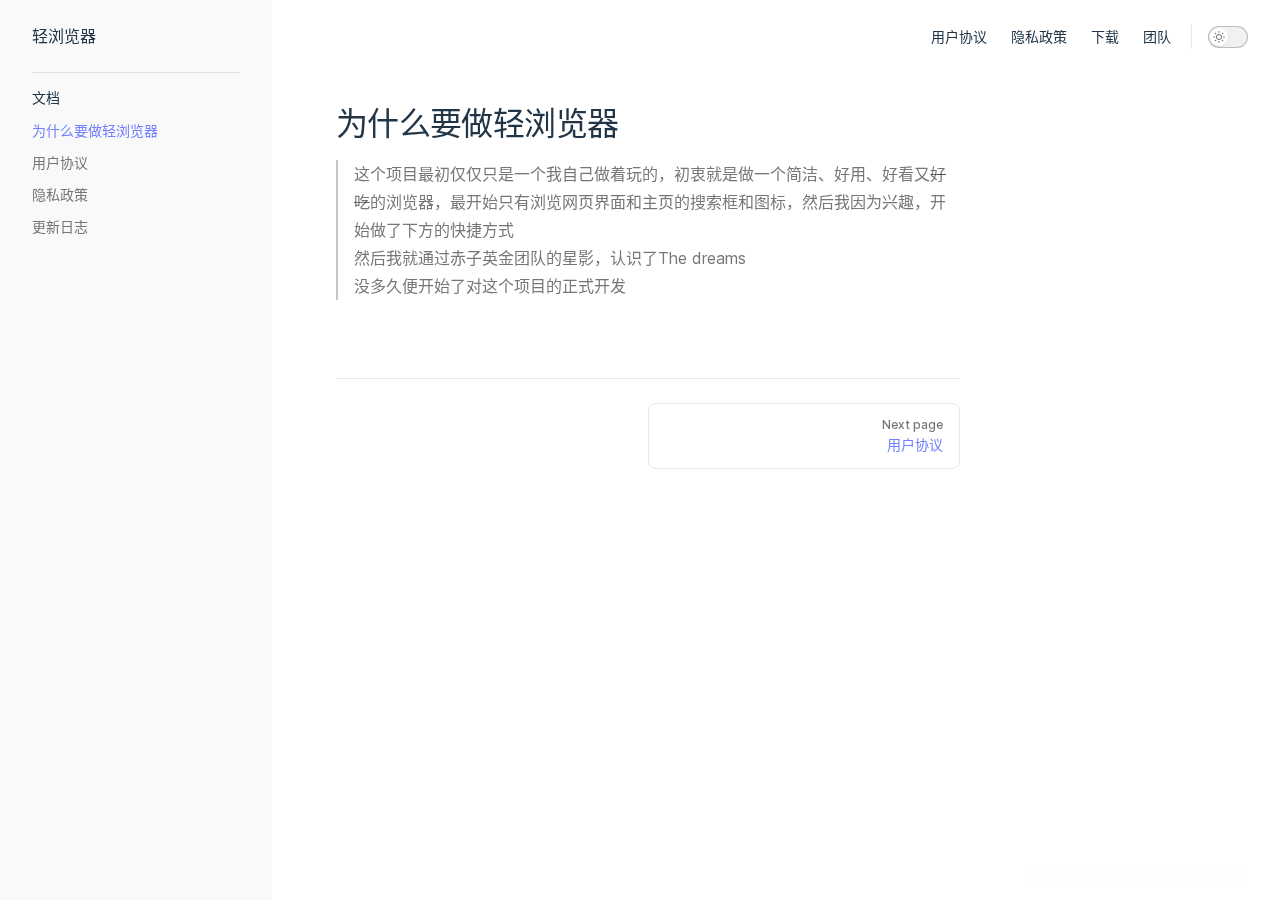
<file: docs/why.html>
<!DOCTYPE html>
<html lang="zh-CN">
  <head>
    <meta charset="utf-8">
    <meta name="viewport" content="width=device-width,initial-scale=1">
    <title>为什么要做轻浏览器 | 轻浏览器</title>
    <meta name="description" content="轻，不只是轻">
    <link rel="stylesheet" href="/assets/style.6bd68e17.css">
    <link rel="modulepreload" href="/assets/app.44a66985.js">
    <link rel="modulepreload" href="/assets/docs_why.md.c385ef90.lean.js">
    
    <link rel="icon" type="image/svg+xml" href="/icon.png">
  <meta property="og:type" content="website">
  <meta property="og:title" content="Vite">
  <meta property="og:image" content="/images/logo-sm.png">
  <meta property="og:url" content="https://netLingSky.github.io">
  <meta property="og:description" content="轻浏览器">
  <script>(()=>{const e=localStorage.getItem("vitepress-theme-appearance"),a=window.matchMedia("(prefers-color-scheme: dark)").matches;(!e||e==="auto"?a:e==="dark")&&document.documentElement.classList.add("dark")})();</script>
  </head>
  <body>
    <div id="app"><div class="Layout" data-v-b7788134><!--[--><!--]--><!--[--><span tabindex="-1" data-v-5bad87e6></span><a href="#VPContent" class="VPSkipLink visually-hidden" data-v-5bad87e6> Skip to content </a><!--]--><!----><header class="VPNav" data-v-b7788134 data-v-0f827909><div class="VPNavBar has-sidebar" data-v-0f827909 data-v-10058498><div class="container" data-v-10058498><div class="VPNavBarTitle has-sidebar" data-v-10058498 data-v-477b2930><a class="title" href="/" data-v-477b2930><!----><!--[-->轻浏览器<!--]--></a></div><div class="content" data-v-10058498><!----><nav aria-labelledby="main-nav-aria-label" class="VPNavBarMenu menu" data-v-10058498 data-v-1afc9dec><span id="main-nav-aria-label" class="visually-hidden" data-v-1afc9dec>Main Navigation</span><!--[--><!--[--><a class="VPLink link VPNavBarMenuLink" href="/docs/user-agreement.html" data-v-1afc9dec data-v-1d8250a9 data-v-48abdd18><!--[-->用户协议<!--]--><!----></a><!--]--><!--[--><a class="VPLink link VPNavBarMenuLink" href="/docs/privacy-policy.html" data-v-1afc9dec data-v-1d8250a9 data-v-48abdd18><!--[-->隐私政策<!--]--><!----></a><!--]--><!--[--><a class="VPLink link VPNavBarMenuLink" href="/download/" data-v-1afc9dec data-v-1d8250a9 data-v-48abdd18><!--[-->下载<!--]--><!----></a><!--]--><!--[--><a class="VPLink link VPNavBarMenuLink" href="/team.html" data-v-1afc9dec data-v-1d8250a9 data-v-48abdd18><!--[-->团队<!--]--><!----></a><!--]--><!--]--></nav><!----><div class="VPNavBarAppearance appearance" data-v-10058498 data-v-0b2f3bac><button class="VPSwitch VPSwitchAppearance" type="button" role="switch" aria-label="toggle dark mode" data-v-0b2f3bac data-v-741b6450 data-v-ab2de182><span class="check" data-v-ab2de182><span class="icon" data-v-ab2de182><!--[--><svg xmlns="http://www.w3.org/2000/svg" aria-hidden="true" focusable="false" viewbox="0 0 24 24" class="sun" data-v-741b6450><path d="M12,18c-3.3,0-6-2.7-6-6s2.7-6,6-6s6,2.7,6,6S15.3,18,12,18zM12,8c-2.2,0-4,1.8-4,4c0,2.2,1.8,4,4,4c2.2,0,4-1.8,4-4C16,9.8,14.2,8,12,8z"></path><path d="M12,4c-0.6,0-1-0.4-1-1V1c0-0.6,0.4-1,1-1s1,0.4,1,1v2C13,3.6,12.6,4,12,4z"></path><path d="M12,24c-0.6,0-1-0.4-1-1v-2c0-0.6,0.4-1,1-1s1,0.4,1,1v2C13,23.6,12.6,24,12,24z"></path><path d="M5.6,6.6c-0.3,0-0.5-0.1-0.7-0.3L3.5,4.9c-0.4-0.4-0.4-1,0-1.4s1-0.4,1.4,0l1.4,1.4c0.4,0.4,0.4,1,0,1.4C6.2,6.5,5.9,6.6,5.6,6.6z"></path><path d="M19.8,20.8c-0.3,0-0.5-0.1-0.7-0.3l-1.4-1.4c-0.4-0.4-0.4-1,0-1.4s1-0.4,1.4,0l1.4,1.4c0.4,0.4,0.4,1,0,1.4C20.3,20.7,20,20.8,19.8,20.8z"></path><path d="M3,13H1c-0.6,0-1-0.4-1-1s0.4-1,1-1h2c0.6,0,1,0.4,1,1S3.6,13,3,13z"></path><path d="M23,13h-2c-0.6,0-1-0.4-1-1s0.4-1,1-1h2c0.6,0,1,0.4,1,1S23.6,13,23,13z"></path><path d="M4.2,20.8c-0.3,0-0.5-0.1-0.7-0.3c-0.4-0.4-0.4-1,0-1.4l1.4-1.4c0.4-0.4,1-0.4,1.4,0s0.4,1,0,1.4l-1.4,1.4C4.7,20.7,4.5,20.8,4.2,20.8z"></path><path d="M18.4,6.6c-0.3,0-0.5-0.1-0.7-0.3c-0.4-0.4-0.4-1,0-1.4l1.4-1.4c0.4-0.4,1-0.4,1.4,0s0.4,1,0,1.4l-1.4,1.4C18.9,6.5,18.6,6.6,18.4,6.6z"></path></svg><svg xmlns="http://www.w3.org/2000/svg" aria-hidden="true" focusable="false" viewbox="0 0 24 24" class="moon" data-v-741b6450><path d="M12.1,22c-0.3,0-0.6,0-0.9,0c-5.5-0.5-9.5-5.4-9-10.9c0.4-4.8,4.2-8.6,9-9c0.4,0,0.8,0.2,1,0.5c0.2,0.3,0.2,0.8-0.1,1.1c-2,2.7-1.4,6.4,1.3,8.4c2.1,1.6,5,1.6,7.1,0c0.3-0.2,0.7-0.3,1.1-0.1c0.3,0.2,0.5,0.6,0.5,1c-0.2,2.7-1.5,5.1-3.6,6.8C16.6,21.2,14.4,22,12.1,22zM9.3,4.4c-2.9,1-5,3.6-5.2,6.8c-0.4,4.4,2.8,8.3,7.2,8.7c2.1,0.2,4.2-0.4,5.8-1.8c1.1-0.9,1.9-2.1,2.4-3.4c-2.5,0.9-5.3,0.5-7.5-1.1C9.2,11.4,8.1,7.7,9.3,4.4z"></path></svg><!--]--></span></span></button></div><!----><div class="VPFlyout VPNavBarExtra extra" data-v-10058498 data-v-5fe59986 data-v-0635fb1f><button type="button" class="button" aria-haspopup="true" aria-expanded="false" aria-label="extra navigation" data-v-0635fb1f><svg xmlns="http://www.w3.org/2000/svg" aria-hidden="true" focusable="false" viewbox="0 0 24 24" class="icon" data-v-0635fb1f><circle cx="12" cy="12" r="2"></circle><circle cx="19" cy="12" r="2"></circle><circle cx="5" cy="12" r="2"></circle></svg></button><div class="menu" data-v-0635fb1f><div class="VPMenu" data-v-0635fb1f data-v-e3d492a8><!----><!--[--><!--[--><!----><div class="group" data-v-5fe59986><div class="item appearance" data-v-5fe59986><p class="label" data-v-5fe59986>Appearance</p><div class="appearance-action" data-v-5fe59986><button class="VPSwitch VPSwitchAppearance" type="button" role="switch" aria-label="toggle dark mode" data-v-5fe59986 data-v-741b6450 data-v-ab2de182><span class="check" data-v-ab2de182><span class="icon" data-v-ab2de182><!--[--><svg xmlns="http://www.w3.org/2000/svg" aria-hidden="true" focusable="false" viewbox="0 0 24 24" class="sun" data-v-741b6450><path d="M12,18c-3.3,0-6-2.7-6-6s2.7-6,6-6s6,2.7,6,6S15.3,18,12,18zM12,8c-2.2,0-4,1.8-4,4c0,2.2,1.8,4,4,4c2.2,0,4-1.8,4-4C16,9.8,14.2,8,12,8z"></path><path d="M12,4c-0.6,0-1-0.4-1-1V1c0-0.6,0.4-1,1-1s1,0.4,1,1v2C13,3.6,12.6,4,12,4z"></path><path d="M12,24c-0.6,0-1-0.4-1-1v-2c0-0.6,0.4-1,1-1s1,0.4,1,1v2C13,23.6,12.6,24,12,24z"></path><path d="M5.6,6.6c-0.3,0-0.5-0.1-0.7-0.3L3.5,4.9c-0.4-0.4-0.4-1,0-1.4s1-0.4,1.4,0l1.4,1.4c0.4,0.4,0.4,1,0,1.4C6.2,6.5,5.9,6.6,5.6,6.6z"></path><path d="M19.8,20.8c-0.3,0-0.5-0.1-0.7-0.3l-1.4-1.4c-0.4-0.4-0.4-1,0-1.4s1-0.4,1.4,0l1.4,1.4c0.4,0.4,0.4,1,0,1.4C20.3,20.7,20,20.8,19.8,20.8z"></path><path d="M3,13H1c-0.6,0-1-0.4-1-1s0.4-1,1-1h2c0.6,0,1,0.4,1,1S3.6,13,3,13z"></path><path d="M23,13h-2c-0.6,0-1-0.4-1-1s0.4-1,1-1h2c0.6,0,1,0.4,1,1S23.6,13,23,13z"></path><path d="M4.2,20.8c-0.3,0-0.5-0.1-0.7-0.3c-0.4-0.4-0.4-1,0-1.4l1.4-1.4c0.4-0.4,1-0.4,1.4,0s0.4,1,0,1.4l-1.4,1.4C4.7,20.7,4.5,20.8,4.2,20.8z"></path><path d="M18.4,6.6c-0.3,0-0.5-0.1-0.7-0.3c-0.4-0.4-0.4-1,0-1.4l1.4-1.4c0.4-0.4,1-0.4,1.4,0s0.4,1,0,1.4l-1.4,1.4C18.9,6.5,18.6,6.6,18.4,6.6z"></path></svg><svg xmlns="http://www.w3.org/2000/svg" aria-hidden="true" focusable="false" viewbox="0 0 24 24" class="moon" data-v-741b6450><path d="M12.1,22c-0.3,0-0.6,0-0.9,0c-5.5-0.5-9.5-5.4-9-10.9c0.4-4.8,4.2-8.6,9-9c0.4,0,0.8,0.2,1,0.5c0.2,0.3,0.2,0.8-0.1,1.1c-2,2.7-1.4,6.4,1.3,8.4c2.1,1.6,5,1.6,7.1,0c0.3-0.2,0.7-0.3,1.1-0.1c0.3,0.2,0.5,0.6,0.5,1c-0.2,2.7-1.5,5.1-3.6,6.8C16.6,21.2,14.4,22,12.1,22zM9.3,4.4c-2.9,1-5,3.6-5.2,6.8c-0.4,4.4,2.8,8.3,7.2,8.7c2.1,0.2,4.2-0.4,5.8-1.8c1.1-0.9,1.9-2.1,2.4-3.4c-2.5,0.9-5.3,0.5-7.5-1.1C9.2,11.4,8.1,7.7,9.3,4.4z"></path></svg><!--]--></span></span></button></div></div></div><!----><!--]--><!--]--></div></div></div><button type="button" class="VPNavBarHamburger hamburger" aria-label="mobile navigation" aria-expanded="false" aria-controls="VPNavScreen" data-v-10058498 data-v-2ead6e10><span class="container" data-v-2ead6e10><span class="top" data-v-2ead6e10></span><span class="middle" data-v-2ead6e10></span><span class="bottom" data-v-2ead6e10></span></span></button></div></div></div><!----></header><div class="VPLocalNav" data-v-b7788134 data-v-395172d0><button class="menu" aria-expanded="false" aria-controls="VPSidebarNav" data-v-395172d0><svg xmlns="http://www.w3.org/2000/svg" aria-hidden="true" focusable="false" viewbox="0 0 24 24" class="menu-icon" data-v-395172d0><path d="M17,11H3c-0.6,0-1-0.4-1-1s0.4-1,1-1h14c0.6,0,1,0.4,1,1S17.6,11,17,11z"></path><path d="M21,7H3C2.4,7,2,6.6,2,6s0.4-1,1-1h18c0.6,0,1,0.4,1,1S21.6,7,21,7z"></path><path d="M21,15H3c-0.6,0-1-0.4-1-1s0.4-1,1-1h18c0.6,0,1,0.4,1,1S21.6,15,21,15z"></path><path d="M17,19H3c-0.6,0-1-0.4-1-1s0.4-1,1-1h14c0.6,0,1,0.4,1,1S17.6,19,17,19z"></path></svg><span class="menu-text" data-v-395172d0>Menu</span></button><a class="top-link" href="#" data-v-395172d0> Return to top </a></div><aside class="VPSidebar" data-v-b7788134 data-v-edcb5950><nav class="nav" id="VPSidebarNav" aria-labelledby="sidebar-aria-label" tabindex="-1" data-v-edcb5950><span class="visually-hidden" id="sidebar-aria-label" data-v-edcb5950> Sidebar Navigation </span><!--[--><div class="group" data-v-edcb5950><section class="VPSidebarGroup" data-v-edcb5950 data-v-25699cea><div class="title" data-v-25699cea><h2 class="title-text" data-v-25699cea>文档</h2><div class="action" data-v-25699cea><svg xmlns="http://www.w3.org/2000/svg" xmlns:xlink="http://www.w3.org/1999/xlink" viewbox="0 0 24 24" class="icon minus" data-v-25699cea><path d="M19,2H5C3.3,2,2,3.3,2,5v14c0,1.7,1.3,3,3,3h14c1.7,0,3-1.3,3-3V5C22,3.3,20.7,2,19,2zM20,19c0,0.6-0.4,1-1,1H5c-0.6,0-1-0.4-1-1V5c0-0.6,0.4-1,1-1h14c0.6,0,1,0.4,1,1V19z"></path><path d="M16,11H8c-0.6,0-1,0.4-1,1s0.4,1,1,1h8c0.6,0,1-0.4,1-1S16.6,11,16,11z"></path></svg><svg version="1.1" xmlns="http://www.w3.org/2000/svg" viewbox="0 0 24 24" class="icon plus" data-v-25699cea><path d="M19,2H5C3.3,2,2,3.3,2,5v14c0,1.7,1.3,3,3,3h14c1.7,0,3-1.3,3-3V5C22,3.3,20.7,2,19,2z M20,19c0,0.6-0.4,1-1,1H5c-0.6,0-1-0.4-1-1V5c0-0.6,0.4-1,1-1h14c0.6,0,1,0.4,1,1V19z"></path><path d="M16,11h-3V8c0-0.6-0.4-1-1-1s-1,0.4-1,1v3H8c-0.6,0-1,0.4-1,1s0.4,1,1,1h3v3c0,0.6,0.4,1,1,1s1-0.4,1-1v-3h3c0.6,0,1-0.4,1-1S16.6,11,16,11z"></path></svg></div></div><div class="items" data-v-25699cea><!--[--><a class="VPLink link active" href="/docs/why.html" data-v-25699cea data-v-7bd8aee4 data-v-48abdd18><!--[--><span class="link-text" data-v-7bd8aee4>为什么要做轻浏览器</span><!--]--><!----></a><a class="VPLink link" href="/docs/user-agreement.html" data-v-25699cea data-v-7bd8aee4 data-v-48abdd18><!--[--><span class="link-text" data-v-7bd8aee4>用户协议</span><!--]--><!----></a><a class="VPLink link" href="/docs/privacy-policy.html" data-v-25699cea data-v-7bd8aee4 data-v-48abdd18><!--[--><span class="link-text" data-v-7bd8aee4>隐私政策</span><!--]--><!----></a><a class="VPLink link" href="/docs/update-log.html" data-v-25699cea data-v-7bd8aee4 data-v-48abdd18><!--[--><span class="link-text" data-v-7bd8aee4>更新日志</span><!--]--><!----></a><!--]--></div></section></div><!--]--></nav></aside><div class="VPContent has-sidebar" id="VPContent" data-v-b7788134 data-v-09411f0c><div class="VPDoc has-sidebar" data-v-09411f0c data-v-5200d57a><div class="container" data-v-5200d57a><div class="aside" data-v-5200d57a><div class="aside-curtain" data-v-5200d57a></div><div class="aside-container" data-v-5200d57a><div class="aside-content" data-v-5200d57a><div class="VPDocAside" data-v-5200d57a data-v-ab3cfea0><!--[--><!--]--><!--[--><!--]--><!----><!--[--><!--]--><div class="spacer" data-v-ab3cfea0></div><!--[--><!--]--><div class="VPDocAsideCarbonAds" data-v-ab3cfea0><!----></div><!--[--><!--]--><!--[--><!--]--></div></div></div></div><div class="content" data-v-5200d57a><div class="content-container" data-v-5200d57a><!--[--><!--]--><main class="main" data-v-5200d57a><div style="position:relative;" class="vp-doc _docs_why" data-v-5200d57a><div><h1 id="为什么要做轻浏览器" tabindex="-1"><strong>为什么要做轻浏览器</strong> <a class="header-anchor" href="#为什么要做轻浏览器">¶</a></h1><blockquote><p>这个项目最初仅仅只是一个我自己做着玩的，初衷就是做一个简洁、好用、好看又<s>好吃</s>的浏览器，最开始只有浏览网页界面和主页的搜索框和图标，然后我因为兴趣，开始做了下方的快捷方式</p><p>然后我就通过赤子英金团队的星影，认识了The dreams</p><p>没多久便开始了对这个项目的正式开发</p></blockquote></div></div></main><footer class="VPDocFooter" data-v-5200d57a data-v-dd53704a><div class="edit-info" data-v-dd53704a><!----><!----></div><div class="prev-next" data-v-dd53704a><div class="pager" data-v-dd53704a><!----></div><div class="pager" data-v-dd53704a><a class="pager-link next" href="/docs/user-agreement.html" data-v-dd53704a><span class="desc" data-v-dd53704a>Next page</span><span class="title" data-v-dd53704a>用户协议</span></a></div></div></footer><!--[--><!--]--></div></div></div></div></div><footer class="VPFooter has-sidebar" data-v-b7788134 data-v-32972742><div class="container" data-v-32972742><p class="message" data-v-32972742>Made with ❤️ by NetLingSky &amp; Chiziingiin</p><p class="copyright" data-v-32972742>Copyright © 2022 NetLingSky</p></div></footer><!--[--><!--]--></div></div>
    <script>__VP_HASH_MAP__ = JSON.parse("{\"docs_privacy-policy.md\":\"161409cf\",\"docs_update-log.md\":\"cc60c0a5\",\"docs_user-agreement.md\":\"373c97fd\",\"docs_why.md\":\"c385ef90\",\"download_index.md\":\"9c0b9a44\",\"index.md\":\"3cbd1606\",\"team.md\":\"53b9da49\"}")</script>
    <script type="module" async src="/assets/app.44a66985.js"></script>
    
  </body>
</html>
</file>
<file: assets/style.6bd68e17.css>
@font-face{font-family:Inter var;font-weight:100 900;font-display:swap;font-style:normal;font-named-instance:"Regular";src:url(/assets/inter-roman-cyrillic.5f2c6c8c.woff2) format("woff2");unicode-range:U+0301,U+0400-045F,U+0490-0491,U+04B0-04B1,U+2116}@font-face{font-family:Inter var;font-weight:100 900;font-display:swap;font-style:normal;font-named-instance:"Regular";src:url(/assets/inter-roman-cyrillic-ext.e75737ce.woff2) format("woff2");unicode-range:U+0460-052F,U+1C80-1C88,U+20B4,U+2DE0-2DFF,U+A640-A69F,U+FE2E-FE2F}@font-face{font-family:Inter var;font-weight:100 900;font-display:swap;font-style:normal;font-named-instance:"Regular";src:url(/assets/inter-roman-greek.d5a6d92a.woff2) format("woff2");unicode-range:U+0370-03FF}@font-face{font-family:Inter var;font-weight:100 900;font-display:swap;font-style:normal;font-named-instance:"Regular";src:url(/assets/inter-roman-greek-ext.ab0619bc.woff2) format("woff2");unicode-range:U+1F00-1FFF}@font-face{font-family:Inter var;font-weight:100 900;font-display:swap;font-style:normal;font-named-instance:"Regular";src:url(/assets/inter-roman-latin.2ed14f66.woff2) format("woff2");unicode-range:U+0000-00FF,U+0131,U+0152-0153,U+02BB-02BC,U+02C6,U+02DA,U+02DC,U+2000-206F,U+2074,U+20AC,U+2122,U+2191,U+2193,U+2212,U+2215,U+FEFF,U+FFFD}@font-face{font-family:Inter var;font-weight:100 900;font-display:swap;font-style:normal;font-named-instance:"Regular";src:url(/assets/inter-roman-latin-ext.0030eebd.woff2) format("woff2");unicode-range:U+0100-024F,U+0259,U+1E00-1EFF,U+2020,U+20A0-20AB,U+20AD-20CF,U+2113,U+2C60-2C7F,U+A720-A7FF}@font-face{font-family:Inter var;font-weight:100 900;font-display:swap;font-style:normal;font-named-instance:"Regular";src:url(/assets/inter-roman-vietnamese.14ce25a6.woff2) format("woff2");unicode-range:U+0102-0103,U+0110-0111,U+0128-0129,U+0168-0169,U+01A0-01A1,U+01AF-01B0,U+1EA0-1EF9,U+20AB}@font-face{font-family:Inter var;font-weight:100 900;font-display:swap;font-style:italic;font-named-instance:"Italic";src:url(/assets/inter-italic-cyrillic.ea42a392.woff2) format("woff2");unicode-range:U+0301,U+0400-045F,U+0490-0491,U+04B0-04B1,U+2116}@font-face{font-family:Inter var;font-weight:100 900;font-display:swap;font-style:italic;font-named-instance:"Italic";src:url(/assets/inter-italic-cyrillic-ext.33bd5a8e.woff2) format("woff2");unicode-range:U+0460-052F,U+1C80-1C88,U+20B4,U+2DE0-2DFF,U+A640-A69F,U+FE2E-FE2F}@font-face{font-family:Inter var;font-weight:100 900;font-display:swap;font-style:italic;font-named-instance:"Italic";src:url(/assets/inter-italic-greek.8f4463c4.woff2) format("woff2");unicode-range:U+0370-03FF}@font-face{font-family:Inter var;font-weight:100 900;font-display:swap;font-style:italic;font-named-instance:"Italic";src:url(/assets/inter-italic-greek-ext.4fbe9427.woff2) format("woff2");unicode-range:U+1F00-1FFF}@font-face{font-family:Inter var;font-weight:100 900;font-display:swap;font-style:italic;font-named-instance:"Italic";src:url(/assets/inter-italic-latin.bd3b6f56.woff2) format("woff2");unicode-range:U+0000-00FF,U+0131,U+0152-0153,U+02BB-02BC,U+02C6,U+02DA,U+02DC,U+2000-206F,U+2074,U+20AC,U+2122,U+2191,U+2193,U+2212,U+2215,U+FEFF,U+FFFD}@font-face{font-family:Inter var;font-weight:100 900;font-display:swap;font-style:italic;font-named-instance:"Italic";src:url(/assets/inter-italic-latin-ext.bd8920cc.woff2) format("woff2");unicode-range:U+0100-024F,U+0259,U+1E00-1EFF,U+2020,U+20A0-20AB,U+20AD-20CF,U+2113,U+2C60-2C7F,U+A720-A7FF}@font-face{font-family:Inter var;font-weight:100 900;font-display:swap;font-style:italic;font-named-instance:"Italic";src:url(/assets/inter-italic-vietnamese.6ce511fb.woff2) format("woff2");unicode-range:U+0102-0103,U+0110-0111,U+0128-0129,U+0168-0169,U+01A0-01A1,U+01AF-01B0,U+1EA0-1EF9,U+20AB}@font-face{font-family:Inter var experimental;font-weight:100 900;font-display:swap;font-style:oblique 0deg 10deg;src:url(/assets/inter-cyrillic.f8750142.woff2) format("woff2");unicode-range:U+0301,U+0400-045F,U+0490-0491,U+04B0-04B1,U+2116}@font-face{font-family:Inter var experimental;font-weight:100 900;font-display:swap;font-style:oblique 0deg 10deg;src:url(/assets/inter-cyrillic-ext.0877b0d9.woff2) format("woff2");unicode-range:U+0460-052F,U+1C80-1C88,U+20B4,U+2DE0-2DFF,U+A640-A69F,U+FE2E-FE2F}@font-face{font-family:Inter var experimental;font-weight:100 900;font-display:swap;font-style:oblique 0deg 10deg;src:url(/assets/inter-greek.117e1956.woff2) format("woff2");unicode-range:U+0370-03FF}@font-face{font-family:Inter var experimental;font-weight:100 900;font-display:swap;font-style:oblique 0deg 10deg;src:url(/assets/inter-greek-ext.3e6f6728.woff2) format("woff2");unicode-range:U+1F00-1FFF}@font-face{font-family:Inter var experimental;font-weight:100 900;font-display:swap;font-style:oblique 0deg 10deg;src:url(/assets/inter-latin.4fe6132f.woff2) format("woff2");unicode-range:U+0000-00FF,U+0131,U+0152-0153,U+02BB-02BC,U+02C6,U+02DA,U+02DC,U+2000-206F,U+2074,U+20AC,U+2122,U+2191,U+2193,U+2212,U+2215,U+FEFF,U+FFFD}@font-face{font-family:Inter var experimental;font-weight:100 900;font-display:swap;font-style:oblique 0deg 10deg;src:url(/assets/inter-latin-ext.7cc429bc.woff2) format("woff2");unicode-range:U+0100-024F,U+0259,U+1E00-1EFF,U+2020,U+20A0-20AB,U+20AD-20CF,U+2113,U+2C60-2C7F,U+A720-A7FF}@font-face{font-family:Inter var experimental;font-weight:100 900;font-display:swap;font-style:oblique 0deg 10deg;src:url(/assets/inter-vietnamese.2c644a25.woff2) format("woff2");unicode-range:U+0102-0103,U+0110-0111,U+0128-0129,U+0168-0169,U+01A0-01A1,U+01AF-01B0,U+1EA0-1EF9,U+20AB}:root{--vp-c-white: #ffffff;--vp-c-white-soft: #f9f9f9;--vp-c-white-mute: #f1f1f1;--vp-c-black: #1a1a1a;--vp-c-black-pure: #000000;--vp-c-black-soft: #242424;--vp-c-black-mute: #2f2f2f;--vp-c-gray: #8e8e8e;--vp-c-gray-light-1: #aeaeae;--vp-c-gray-light-2: #c7c7c7;--vp-c-gray-light-3: #d1d1d1;--vp-c-gray-light-4: #e5e5e5;--vp-c-gray-light-5: #f2f2f2;--vp-c-gray-dark-1: #636363;--vp-c-gray-dark-2: #484848;--vp-c-gray-dark-3: #3a3a3a;--vp-c-gray-dark-4: #282828;--vp-c-gray-dark-5: #202020;--vp-c-divider-light-1: rgba(60, 60, 60, .29);--vp-c-divider-light-2: rgba(60, 60, 60, .12);--vp-c-divider-dark-1: rgba(84, 84, 84, .65);--vp-c-divider-dark-2: rgba(84, 84, 84, .48);--vp-c-text-light-1: var(--vp-c-indigo);--vp-c-text-light-2: rgba(60, 60, 60, .7);--vp-c-text-light-3: rgba(60, 60, 60, .33);--vp-c-text-light-4: rgba(60, 60, 60, .18);--vp-c-text-dark-1: rgba(255, 255, 255, .87);--vp-c-text-dark-2: rgba(235, 235, 235, .6);--vp-c-text-dark-3: rgba(235, 235, 235, .38);--vp-c-text-dark-4: rgba(235, 235, 235, .18);--vp-c-indigo: #213547;--vp-c-indigo-soft: #476582;--vp-c-indigo-light: #aac8e4;--vp-c-indigo-lighter: #c9def1;--vp-c-indigo-dark: #1d2f3f;--vp-c-indigo-darker: #14212e;--vp-c-green: #42b883;--vp-c-green-light: #42d392;--vp-c-green-lighter: #35eb9a;--vp-c-green-dark: #33a06f;--vp-c-green-darker: #155f3e;--vp-c-green-dimm-1: rgba(66, 184, 131, .5);--vp-c-green-dimm-2: rgba(66, 184, 131, .25);--vp-c-green-dimm-3: rgba(66, 184, 131, .05);--vp-c-yellow: #ffc517;--vp-c-yellow-light: #fcd253;--vp-c-yellow-lighter: #fcfc7c;--vp-c-yellow-dark: #e0ad15;--vp-c-yellow-darker: #ad850e;--vp-c-yellow-dimm-1: rgba(255, 197, 23, .5);--vp-c-yellow-dimm-2: rgba(255, 197, 23, .25);--vp-c-yellow-dimm-3: rgba(255, 197, 23, .05);--vp-c-red: #ed3c50;--vp-c-red-light: #f54e82;--vp-c-red-lighter: #fd1d7c;--vp-c-red-dark: #cd2d3f;--vp-c-red-darker: #ab2131;--vp-c-red-dimm-1: rgba(237, 60, 80, .5);--vp-c-red-dimm-2: rgba(237, 60, 80, .25);--vp-c-red-dimm-3: rgba(237, 60, 80, .05)}:root{--vp-c-bg: var(--vp-c-white);--vp-c-bg-soft: var(--vp-c-white-soft);--vp-c-bg-mute: var(--vp-c-white-mute);--vp-c-bg-alt: var(--vp-c-white-soft);--vp-c-divider: var(--vp-c-divider-light-1);--vp-c-divider-light: var(--vp-c-divider-light-2);--vp-c-divider-inverse: var(--vp-c-divider-dark-1);--vp-c-divider-inverse-light: var(--vp-c-divider-dark-2);--vp-c-text-1: var(--vp-c-text-light-1);--vp-c-text-2: var(--vp-c-text-light-2);--vp-c-text-3: var(--vp-c-text-light-3);--vp-c-text-4: var(--vp-c-text-light-4);--vp-c-text-inverse-1: var(--vp-c-text-dark-1);--vp-c-text-inverse-2: var(--vp-c-text-dark-2);--vp-c-text-inverse-3: var(--vp-c-text-dark-3);--vp-c-text-inverse-4: var(--vp-c-text-dark-4);--vp-c-text-code: var(--vp-c-indigo-soft);--vp-c-brand: var(--vp-c-green);--vp-c-brand-light: var(--vp-c-green-light);--vp-c-brand-lighter: var(--vp-c-green-lighter);--vp-c-brand-dark: var(--vp-c-green-dark);--vp-c-brand-darker: var(--vp-c-green-darker);--vp-c-sponsor: #fd1d7c}.dark{--vp-c-bg: var(--vp-c-black-soft);--vp-c-bg-soft: var(--vp-c-black-mute);--vp-c-bg-mute: var(--vp-c-gray-dark-3);--vp-c-bg-alt: var(--vp-c-black);--vp-c-divider: var(--vp-c-divider-dark-1);--vp-c-divider-light: var(--vp-c-divider-dark-2);--vp-c-divider-inverse: var(--vp-c-divider-light-1);--vp-c-divider-inverse-light: var(--vp-c-divider-light-2);--vp-c-text-1: var(--vp-c-text-dark-1);--vp-c-text-2: var(--vp-c-text-dark-2);--vp-c-text-3: var(--vp-c-text-dark-3);--vp-c-text-4: var(--vp-c-text-dark-4);--vp-c-text-inverse-1: var(--vp-c-text-light-1);--vp-c-text-inverse-2: var(--vp-c-text-light-2);--vp-c-text-inverse-3: var(--vp-c-text-light-3);--vp-c-text-inverse-4: var(--vp-c-text-light-4);--vp-c-text-code: var(--vp-c-indigo-lighter)}:root{--vp-font-family-base: "Inter var experimental", "Inter var", -apple-system, BlinkMacSystemFont, "Segoe UI", Roboto, Oxygen, Ubuntu, Cantarell, "Fira Sans", "Droid Sans", "Helvetica Neue", sans-serif;--vp-font-family-mono: Menlo, Monaco, Consolas, "Courier New", monospace}:root{--vp-shadow-1: 0 1px 2px rgba(0, 0, 0, .04), 0 1px 2px rgba(0, 0, 0, .06);--vp-shadow-2: 0 3px 12px rgba(0, 0, 0, .07), 0 1px 4px rgba(0, 0, 0, .07);--vp-shadow-3: 0 12px 32px rgba(0, 0, 0, .1), 0 2px 6px rgba(0, 0, 0, .08);--vp-shadow-4: 0 14px 44px rgba(0, 0, 0, .12), 0 3px 9px rgba(0, 0, 0, .12);--vp-shadow-5: 0 18px 56px rgba(0, 0, 0, .16), 0 4px 12px rgba(0, 0, 0, .16)}:root{--vp-z-index-local-nav: 10;--vp-z-index-nav: 20;--vp-z-index-backdrop: 30;--vp-z-index-sidebar: 40;--vp-z-index-footer: 50}:root{--vp-icon-copy: url("data:image/svg+xml,%3Csvg xmlns='http://www.w3.org/2000/svg' fill='none' height='20' width='20' stroke='rgba(128,128,128,1)' stroke-width='2' class='h-6 w-6' viewBox='0 0 24 24'%3E%3Cpath stroke-linecap='round' stroke-linejoin='round' d='M9 5H7a2 2 0 0 0-2 2v12a2 2 0 0 0 2 2h10a2 2 0 0 0 2-2V7a2 2 0 0 0-2-2h-2M9 5a2 2 0 0 0 2 2h2a2 2 0 0 0 2-2M9 5a2 2 0 0 1 2-2h2a2 2 0 0 1 2 2'/%3E%3C/svg%3E");--vp-icon-copied: url("data:image/svg+xml,%3Csvg xmlns='http://www.w3.org/2000/svg' fill='none' height='20' width='20' stroke='rgba(128,128,128,1)' stroke-width='2' class='h-6 w-6' viewBox='0 0 24 24'%3E%3Cpath stroke-linecap='round' stroke-linejoin='round' d='M9 5H7a2 2 0 0 0-2 2v12a2 2 0 0 0 2 2h10a2 2 0 0 0 2-2V7a2 2 0 0 0-2-2h-2M9 5a2 2 0 0 0 2 2h2a2 2 0 0 0 2-2M9 5a2 2 0 0 1 2-2h2a2 2 0 0 1 2 2m-6 9 2 2 4-4'/%3E%3C/svg%3E")}:root{--vp-layout-max-width: 1440px}:root{--vp-code-line-height: 1.7;--vp-code-font-size: .875em;--vp-code-block-color: var(--vp-c-text-dark-1);--vp-code-block-bg: #292d3e;--vp-code-line-highlight-color: rgba(0, 0, 0, .5);--vp-code-line-number-color: var(--vp-c-text-dark-3);--vp-code-copy-code-hover-bg: rgba(255, 255, 255, .05);--vp-code-copy-code-active-text: var(--vp-c-text-dark-2)}.dark{--vp-code-block-bg: var(--vp-c-bg-alt)}:root{--vp-button-brand-border: var(--vp-c-brand-light);--vp-button-brand-text: var(--vp-c-text-dark-1);--vp-button-brand-bg: var(--vp-c-brand);--vp-button-brand-hover-border: var(--vp-c-brand-light);--vp-button-brand-hover-text: var(--vp-c-text-dark-1);--vp-button-brand-hover-bg: var(--vp-c-brand-light);--vp-button-brand-active-border: var(--vp-c-brand-light);--vp-button-brand-active-text: var(--vp-c-text-dark-1);--vp-button-brand-active-bg: var(--vp-button-brand-bg);--vp-button-alt-border: var(--vp-c-gray-light-3);--vp-button-alt-text: var(--vp-c-text-light-1);--vp-button-alt-bg: var(--vp-c-gray-light-5);--vp-button-alt-hover-border: var(--vp-c-gray-light-3);--vp-button-alt-hover-text: var(--vp-c-text-light-1);--vp-button-alt-hover-bg: var(--vp-c-gray-light-4);--vp-button-alt-active-border: var(--vp-c-gray-light-3);--vp-button-alt-active-text: var(--vp-c-text-light-1);--vp-button-alt-active-bg: var(--vp-c-gray-light-3);--vp-button-sponsor-border: var(--vp-c-gray-light-3);--vp-button-sponsor-text: var(--vp-c-text-light-2);--vp-button-sponsor-bg: transparent;--vp-button-sponsor-hover-border: var(--vp-c-sponsor);--vp-button-sponsor-hover-text: var(--vp-c-sponsor);--vp-button-sponsor-hover-bg: transparent;--vp-button-sponsor-active-border: var(--vp-c-sponsor);--vp-button-sponsor-active-text: var(--vp-c-sponsor);--vp-button-sponsor-active-bg: transparent}.dark{--vp-button-brand-border: var(--vp-c-brand-light);--vp-button-brand-text: var(--vp-c-text-dark-1);--vp-button-brand-bg: var(--vp-c-brand-dark);--vp-button-brand-hover-border: var(--vp-c-brand-lighter);--vp-button-brand-hover-text: var(--vp-c-text-dark-1);--vp-button-brand-hover-bg: var(--vp-c-brand);--vp-button-brand-active-border: var(--vp-c-brand-lighter);--vp-button-brand-active-text: var(--vp-c-text-dark-1);--vp-button-brand-active-bg: var(--vp-button-brand-bg);--vp-button-alt-border: var(--vp-c-gray-dark-2);--vp-button-alt-text: var(--vp-c-text-dark-1);--vp-button-alt-bg: var(--vp-c-bg-mute);--vp-button-alt-hover-border: var(--vp-c-gray-dark-2);--vp-button-alt-hover-text: var(--vp-c-text-dark-1);--vp-button-alt-hover-bg: var(--vp-c-gray-dark-2);--vp-button-alt-active-border: var(--vp-c-gray-dark-2);--vp-button-alt-active-text: var(--vp-c-text-dark-1);--vp-button-alt-active-bg: var(--vp-button-alt-bg);--vp-button-sponsor-border: var(--vp-c-gray-dark-1);--vp-button-sponsor-text: var(--vp-c-text-dark-2)}:root{--vp-custom-block-code-font-size: 13px;--vp-custom-block-info-border: var(--vp-c-divider-light);--vp-custom-block-info-text: var(--vp-c-text-2);--vp-custom-block-info-bg: var(--vp-c-white-soft);--vp-custom-block-info-code-bg: var(--vp-c-gray-light-4);--vp-custom-block-tip-border: var(--vp-c-green-dimm-1);--vp-custom-block-tip-text: var(--vp-c-green-darker);--vp-custom-block-tip-bg: var(--vp-c-green-dimm-3);--vp-custom-block-tip-code-bg: var(--vp-custom-block-tip-bg);--vp-custom-block-warning-border: var(--vp-c-yellow-dimm-1);--vp-custom-block-warning-text: var(--vp-c-yellow-darker);--vp-custom-block-warning-bg: var(--vp-c-yellow-dimm-3);--vp-custom-block-warning-code-bg: var(--vp-custom-block-warning-bg);--vp-custom-block-danger-border: var(--vp-c-red-dimm-1);--vp-custom-block-danger-text: var(--vp-c-red-darker);--vp-custom-block-danger-bg: var(--vp-c-red-dimm-3);--vp-custom-block-danger-code-bg: var(--vp-custom-block-danger-bg);--vp-custom-block-details-border: var(--vp-custom-block-info-border);--vp-custom-block-details-text: var(--vp-custom-block-info-text);--vp-custom-block-details-bg: var(--vp-custom-block-info-bg);--vp-custom-block-details-code-bg: var(--vp-custom-block-details-bg)}.dark{--vp-custom-block-info-border: var(--vp-c-divider-light);--vp-custom-block-info-bg: var(--vp-c-black-mute);--vp-custom-block-info-code-bg: var(--vp-c-gray-dark-4);--vp-custom-block-tip-border: var(--vp-c-green-dimm-2);--vp-custom-block-tip-text: var(--vp-c-green-light);--vp-custom-block-warning-border: var(--vp-c-yellow-dimm-2);--vp-custom-block-warning-text: var(--vp-c-yellow-light);--vp-custom-block-danger-border: var(--vp-c-red-dimm-2);--vp-custom-block-danger-text: var(--vp-c-red-light)}:root{--vp-nav-height: var(--vp-nav-height-mobile);--vp-nav-height-mobile: 56px;--vp-nav-height-desktop: 72px}@media (min-width: 960px){:root{--vp-nav-height: var(--vp-nav-height-desktop)}}:root{--vp-sidebar-width: 272px}:root{--vp-home-hero-name-color: var(--vp-c-brand);--vp-home-hero-name-background: transparent;--vp-home-hero-image-background-image: none;--vp-home-hero-image-filter: none}*,:before,:after{box-sizing:border-box}html{line-height:1.4;font-size:16px;-webkit-text-size-adjust:100%}html.dark{color-scheme:dark}body{margin:0;width:100%;min-width:320px;min-height:100vh;line-height:24px;font-family:var(--vp-font-family-base);font-size:16px;font-weight:400;color:var(--vp-c-text-1);background-color:var(--vp-c-bg);direction:ltr;font-synthesis:none;text-rendering:optimizeLegibility;-webkit-font-smoothing:antialiased;-moz-osx-font-smoothing:grayscale}main{display:block}h1,h2,h3,h4,h5,h6{margin:0;line-height:24px;font-size:16px;font-weight:400}p{margin:0}strong,b{font-weight:600}a,area,button,[role=button],input,label,select,summary,textarea{touch-action:manipulation}a{color:inherit;text-decoration:inherit}ol,ul{list-style:none;margin:0;padding:0}blockquote{margin:0}pre,code,kbd,samp{font-family:var(--vp-font-family-mono)}img,svg,video,canvas,audio,iframe,embed,object{display:block;vertical-align:middle}figure{margin:0}img,video{max-width:100%;height:auto}button,input,optgroup,select,textarea{border:0;padding:0;line-height:inherit;color:inherit}button{padding:0;font-family:inherit;background-color:transparent;background-image:none}button,[role=button]{cursor:pointer}button:focus,button:focus-visible{outline:1px dotted;outline:4px auto -webkit-focus-ring-color}button:focus:not(:focus-visible){outline:none!important}input:focus,textarea:focus,select:focus{outline:none}table{border-collapse:collapse}input{background-color:transparent}input:-ms-input-placeholder,textarea:-ms-input-placeholder{color:var(--vp-c-text-3)}input::-ms-input-placeholder,textarea::-ms-input-placeholder{color:var(--vp-c-text-3)}input::placeholder,textarea::placeholder{color:var(--vp-c-text-3)}input::-webkit-outer-spin-button,input::-webkit-inner-spin-button{-webkit-appearance:none;margin:0}input[type=number]{-moz-appearance:textfield}textarea{resize:vertical}select{-webkit-appearance:none}fieldset{margin:0;padding:0}.visually-hidden{position:absolute;width:1px;height:1px;white-space:nowrap;clip:rect(0 0 0 0);clip-path:inset(50%);overflow:hidden}.custom-block{border:1px solid transparent;border-radius:8px;padding:16px 16px 8px;line-height:24px;font-size:14px;color:var(--vp-c-text-2)}.custom-block.info{border-color:var(--vp-custom-block-info-border);color:var(--vp-custom-block-info-text);background-color:var(--vp-custom-block-info-bg)}.custom-block.info code{background-color:var(--vp-custom-block-info-code-bg)}.custom-block.tip{border-color:var(--vp-custom-block-tip-border);color:var(--vp-custom-block-tip-text);background-color:var(--vp-custom-block-tip-bg)}.custom-block.tip code{background-color:var(--vp-custom-block-tip-code-bg)}.custom-block.warning{border-color:var(--vp-custom-block-warning-border);color:var(--vp-custom-block-warning-text);background-color:var(--vp-custom-block-warning-bg)}.custom-block.warning code{background-color:var(--vp-custom-block-warning-code-bg)}.custom-block.danger{border-color:var(--vp-custom-block-danger-border);color:var(--vp-custom-block-danger-text);background-color:var(--vp-custom-block-danger-bg)}.custom-block.danger code{background-color:var(--vp-custom-block-danger-code-bg)}.custom-block.details{border-color:var(--vp-custom-block-details-border);color:var(--vp-custom-block-details-text);background-color:var(--vp-custom-block-details-bg)}.custom-block.details code{background-color:var(--vp-custom-block-details-code-bg)}.custom-block-title{font-weight:700}.custom-block p+p{margin:8px 0}.custom-block.details summary{margin:0 0 8px;font-weight:700}.custom-block.details summary+p{margin:8px 0}.custom-block a{color:inherit;font-weight:600;text-decoration:underline;transition:opacity .25s}.custom-block a:hover{opacity:.6}.custom-block code{font-size:var(--vp-custom-block-code-font-size)}.dark .vp-code-light{display:none}html:not(.dark) .vp-code-dark{display:none}.vp-doc h1,.vp-doc h2,.vp-doc h3,.vp-doc h4,.vp-doc h5,.vp-doc h6{position:relative;font-weight:600;outline:none}.vp-doc h1{letter-spacing:-.02em;line-height:40px;font-size:28px}.vp-doc h2{margin:48px 0 16px;border-top:1px solid var(--vp-c-divider-light);padding-top:24px;letter-spacing:-.02em;line-height:32px;font-size:24px}.vp-doc h3{margin:32px 0 0;letter-spacing:-.01em;line-height:28px;font-size:20px}.vp-doc .header-anchor{float:left;margin-left:-.87em;padding-right:.23em;font-weight:500;opacity:0;transition:color .25s,opacity .25s}.vp-doc h1:hover .header-anchor,.vp-doc h1 .header-anchor:focus,.vp-doc h2:hover .header-anchor,.vp-doc h2 .header-anchor:focus,.vp-doc h3:hover .header-anchor,.vp-doc h3 .header-anchor:focus,.vp-doc h4:hover .header-anchor,.vp-doc h4 .header-anchor:focus,.vp-doc h5:hover .header-anchor,.vp-doc h5 .header-anchor:focus,.vp-doc h6:hover .header-anchor,.vp-doc h6 .header-anchor:focus{opacity:1}@media (min-width: 768px){.vp-doc h1{letter-spacing:-.02em;line-height:40px;font-size:32px}}.vp-doc p,.vp-doc summary{margin:16px 0}.vp-doc p{line-height:28px}.vp-doc blockquote{margin:16px 0;border-left:2px solid var(--vp-c-divider);padding-left:16px;transition:border-color .5s}.vp-doc blockquote>p{margin:0;font-size:16px;color:var(--vp-c-text-2);transition:color .5s}.vp-doc a{font-weight:500;color:var(--vp-c-brand);text-decoration-style:dotted;transition:color .25s}.vp-doc a:hover{color:var(--vp-c-brand-dark)}.vp-doc strong{font-weight:600}.vp-doc ul,.vp-doc ol{padding-left:1.25rem;margin:16px 0}.vp-doc ul{list-style:disc}.vp-doc ol{list-style:decimal}.vp-doc li+li{margin-top:8px}.vp-doc li>ol,.vp-doc li>ul{margin:8px 0 0}.vp-doc table{display:block;border-collapse:collapse;margin:20px 0;overflow-x:auto}.vp-doc tr{border-top:1px solid var(--vp-c-divider);transition:background-color .5s}.vp-doc tr:nth-child(2n){background-color:var(--vp-c-bg-soft)}.vp-doc th,.vp-doc td{border:1px solid var(--vp-c-divider);padding:12px 16px}.vp-doc th{font-size:16px;font-weight:600;background-color:var(--vp-c-white-soft)}.dark .vp-doc th{background-color:var(--vp-c-black)}.vp-doc hr{margin:16px 0;border:none;border-top:1px solid var(--vp-c-divider-light)}.vp-doc .custom-block{margin:16px 0}.vp-doc .custom-block p{margin:8px 0;line-height:24px}.vp-doc .custom-block p:first-child{margin:0}.vp-doc .custom-block a{color:inherit;font-weight:600;text-decoration:underline;transition:opacity .25s}.vp-doc .custom-block a:hover{opacity:.6}.vp-doc .custom-block code{font-size:var(--vp-custom-block-code-font-size);font-weight:700;color:inherit}.vp-doc .custom-block div[class*=language-]{margin:8px 0}.vp-doc .custom-block div[class*=language-] code{font-weight:400;background-color:var(--vp-code-block-bg)}.vp-doc :not(pre,h1,h2,h3,h4,h5,h6)>code{font-size:var(--vp-code-font-size)}.vp-doc :not(pre)>code{border-radius:4px;padding:3px 6px;color:var(--vp-c-text-code);background-color:var(--vp-c-bg-mute);transition:color .5s,background-color .5s}.vp-doc h1>code,.vp-doc h2>code,.vp-doc h3>code{font-size:.9em}.vp-doc a>code{color:var(--vp-c-brand);transition:color .25s}.vp-doc a:hover>code{color:var(--vp-c-brand-dark)}.vp-doc div[class*=language-]{position:relative;margin:16px -24px;background-color:var(--vp-code-block-bg);overflow-x:auto;transition:background-color .5s}@media (min-width: 640px){.vp-doc div[class*=language-]{border-radius:8px;margin:16px 0}}@media (max-width: 639px){.vp-doc li div[class*=language-]{border-radius:8px 0 0 8px}}.vp-doc div[class*=language-]+div[class*=language-],.vp-doc div[class$=-api]+div[class*=language-],.vp-doc div[class*=language-]+div[class$=-api]>div[class*=language-]{margin-top:-8px}.vp-doc [class*=language-] pre,.vp-doc [class*=language-] code{text-align:left;white-space:pre;word-spacing:normal;word-break:normal;word-wrap:normal;-moz-tab-size:4;-o-tab-size:4;tab-size:4;-webkit-hyphens:none;-moz-hyphens:none;-ms-hyphens:none;hyphens:none}.vp-doc [class*=language-] pre{position:relative;z-index:1;margin:0;padding:16px 0;background:transparent;overflow-x:auto}.vp-doc [class*=language-] code{display:block;padding:0 24px;width:fit-content;line-height:var(--vp-code-line-height);font-size:var(--vp-code-font-size);color:var(--vp-code-block-color);transition:color .5s}.vp-doc .highlight-lines{position:absolute;top:0;bottom:0;left:0;padding-top:16px;width:100%;line-height:var(--vp-code-line-height);font-family:var(--vp-font-family-mono);font-size:var(--vp-code-font-size);user-select:none;overflow:hidden}.vp-doc .highlight-lines .highlighted{background-color:var(--vp-code-line-highlight-color);transition:background-color .5s}.vp-doc div[class*=language-].line-numbers-mode{padding-left:32px}.vp-doc div[class*=language-].line-numbers-mode pre{padding-left:16px}.vp-doc .line-numbers-wrapper{position:absolute;top:0;bottom:0;left:0;z-index:3;border-right:1px solid var(--vp-c-divider-dark-2);padding-top:16px;width:32px;text-align:center;font-family:var(--vp-font-family-mono);line-height:var(--vp-code-line-height);font-size:var(--vp-code-font-size);color:var(--vp-code-line-number-color);transition:border-color .5s,color .5s}.vp-doc [class*=language-]>span.copy{position:absolute;top:8px;right:8px;z-index:2;display:block;justify-content:center;align-items:center;border-radius:4px;width:40px;height:40px;background-color:var(--vp-code-block-bg);opacity:0;cursor:pointer;background-image:var(--vp-icon-copy);background-position:50%;background-size:20px;background-repeat:no-repeat;transition:opacity .25s}.vp-doc [class*=language-]:hover>span.copy{opacity:1}.vp-doc [class*=language-]>span.copy:hover{background-color:var(--vp-code-copy-code-hover-bg)}.vp-doc [class*=language-]>span.copy.copied,.vp-doc [class*=language-]>span.copy:hover.copied{border-radius:0 4px 4px 0;background-color:var(--vp-code-copy-code-hover-bg);background-image:var(--vp-icon-copied)}.vp-doc [class*=language-]>span.copy.copied:before,.vp-doc [class*=language-]>span.copy:hover.copied:before{position:relative;left:-65px;display:block;border-radius:4px 0 0 4px;padding-top:8px;width:64px;height:40px;text-align:center;font-size:12px;font-weight:500;color:var(--vp-code-copy-code-active-text);background-color:var(--vp-code-copy-code-hover-bg);white-space:nowrap;content:"Copied"}.vp-doc [class*=language-]:before{position:absolute;top:6px;right:12px;z-index:2;font-size:12px;font-weight:500;color:var(--vp-c-text-dark-3);transition:color .5s,opacity .5s}.vp-doc [class*=language-]:hover:before{opacity:0}.vp-doc [class~=language-c]:before{content:"c"}.vp-doc [class~=language-css]:before{content:"css"}.vp-doc [class~=language-go]:before{content:"go"}.vp-doc [class~=language-html]:before{content:"html"}.vp-doc [class~=language-java]:before{content:"java"}.vp-doc [class~=language-javascript]:before{content:"js"}.vp-doc [class~=language-js]:before{content:"js"}.vp-doc [class~=language-json]:before{content:"json"}.vp-doc [class~=language-jsx]:before{content:"jsx"}.vp-doc [class~=language-less]:before{content:"less"}.vp-doc [class~=language-markdown]:before{content:"md"}.vp-doc [class~=language-md]:before{content:"md"}.vp-doc [class~=language-php]:before{content:"php"}.vp-doc [class~=language-python]:before{content:"py"}.vp-doc [class~=language-py]:before{content:"py"}.vp-doc [class~=language-rb]:before{content:"rb"}.vp-doc [class~=language-ruby]:before{content:"rb"}.vp-doc [class~=language-rust]:before{content:"rust"}.vp-doc [class~=language-sass]:before{content:"sass"}.vp-doc [class~=language-scss]:before{content:"scss"}.vp-doc [class~=language-sh]:before{content:"sh"}.vp-doc [class~=language-bash]:before{content:"sh"}.vp-doc [class~=language-stylus]:before{content:"styl"}.vp-doc [class~=language-vue-html]:before{content:"template"}.vp-doc [class~=language-typescript]:before{content:"ts"}.vp-doc [class~=language-ts]:before{content:"ts"}.vp-doc [class~=language-tsx]:before{content:"tsx"}.vp-doc [class~=language-vue]:before{content:"vue"}.vp-doc [class~=language-yaml]:before{content:"yaml"}.vp-doc .VPTeamMembers{margin-top:24px}.vp-doc .VPTeamMembers.small.count-1 .container{margin:0!important;max-width:calc((100% - 24px)/2)!important}.vp-doc .VPTeamMembers.small.count-2 .container,.vp-doc .VPTeamMembers.small.count-3 .container{max-width:100%!important}.vp-doc .VPTeamMembers.medium.count-1 .container{margin:0!important;max-width:calc((100% - 24px)/2)!important}.vp-sponsor{border-radius:16px;overflow:hidden}.vp-sponsor.aside{border-radius:12px}.vp-sponsor-section+.vp-sponsor-section{margin-top:4px}.vp-sponsor-tier{margin-bottom:4px;text-align:center;letter-spacing:1px;line-height:24px;width:100%;font-weight:600;color:var(--vp-c-text-2);background-color:var(--vp-c-bg-soft)}.vp-sponsor.normal .vp-sponsor-tier{padding:13px 0 11px;font-size:14px}.vp-sponsor.aside .vp-sponsor-tier{padding:9px 0 7px;font-size:12px}.vp-sponsor-grid+.vp-sponsor-tier{margin-top:4px}.vp-sponsor-grid{display:flex;flex-wrap:wrap;gap:4px}.vp-sponsor-grid.xmini .vp-sponsor-grid-link{height:64px}.vp-sponsor-grid.xmini .vp-sponsor-grid-image{max-width:64px;max-height:22px}.vp-sponsor-grid.mini .vp-sponsor-grid-link{height:72px}.vp-sponsor-grid.mini .vp-sponsor-grid-image{max-width:96px;max-height:24px}.vp-sponsor-grid.small .vp-sponsor-grid-link{height:96px}.vp-sponsor-grid.small .vp-sponsor-grid-image{max-width:96px;max-height:24px}.vp-sponsor-grid.medium .vp-sponsor-grid-link{height:112px}.vp-sponsor-grid.medium .vp-sponsor-grid-image{max-width:120px;max-height:36px}.vp-sponsor-grid.big .vp-sponsor-grid-link{height:184px}.vp-sponsor-grid.big .vp-sponsor-grid-image{max-width:192px;max-height:56px}.vp-sponsor-grid[data-vp-grid="2"] .vp-sponsor-grid-item{width:calc((100% - 4px)/2)}.vp-sponsor-grid[data-vp-grid="3"] .vp-sponsor-grid-item{width:calc((100% - 4px * 2) / 3)}.vp-sponsor-grid[data-vp-grid="4"] .vp-sponsor-grid-item{width:calc((100% - 12px)/4)}.vp-sponsor-grid[data-vp-grid="5"] .vp-sponsor-grid-item{width:calc((100% - 16px)/5)}.vp-sponsor-grid[data-vp-grid="6"] .vp-sponsor-grid-item{width:calc((100% - 4px * 5) / 6)}.vp-sponsor-grid-item{flex-shrink:0;width:100%;background-color:var(--vp-c-bg-soft);transition:background-color .25s}.vp-sponsor-grid-item:hover{background-color:var(--vp-c-bg-mute)}.vp-sponsor-grid-item:hover .vp-sponsor-grid-image{filter:grayscale(0) invert(0)}.vp-sponsor-grid-item.empty:hover{background-color:var(--vp-c-bg-soft)}.dark .vp-sponsor-grid-item:hover{background-color:var(--vp-c-white-soft)}.dark .vp-sponsor-grid-item.empty:hover{background-color:var(--vp-c-black-mute)}.vp-sponsor-grid-link{display:flex}.vp-sponsor-grid-box{display:flex;justify-content:center;align-items:center;width:100%}.vp-sponsor-grid-image{max-width:100%;filter:grayscale(1);transition:filter .25s}.dark .vp-sponsor-grid-image{filter:grayscale(1) invert(1)}.VPSkipLink[data-v-5bad87e6]{top:8px;left:8px;padding:8px 16px;z-index:999;border-radius:8px;font-size:12px;font-weight:700;text-decoration:none;color:var(--vp-c-brand);box-shadow:var(--vp-shadow-3);background-color:var(--vp-c-bg)}.VPSkipLink[data-v-5bad87e6]:focus{height:auto;width:auto;clip:auto;clip-path:none}.dark .VPSkipLink[data-v-5bad87e6]{color:var(--vp-c-green)}@media (min-width: 1280px){.VPSkipLink[data-v-5bad87e6]{top:14px;left:16px}}.VPBackdrop[data-v-2bae1c02]{position:fixed;top:0;right:0;bottom:0;left:0;z-index:var(--vp-z-index-backdrop);background:rgba(0,0,0,.6);transition:opacity .5s}.VPBackdrop.fade-enter-from[data-v-2bae1c02],.VPBackdrop.fade-leave-to[data-v-2bae1c02]{opacity:0}.VPBackdrop.fade-leave-active[data-v-2bae1c02]{transition-duration:.25s}@media (min-width: 1280px){.VPBackdrop[data-v-2bae1c02]{display:none}}html:not(.dark) .VPImage.dark[data-v-0e8d41ab]{display:none}.dark .VPImage.light[data-v-0e8d41ab]{display:none}.VPNavBarTitle[data-v-477b2930]{flex-shrink:0;border-bottom:1px solid transparent}@media (min-width: 960px){.VPNavBarTitle.has-sidebar[data-v-477b2930]{margin-right:32px;width:calc(var(--vp-sidebar-width) - 64px);border-bottom-color:var(--vp-c-divider-light);background-color:var(--vp-c-bg-alt)}}.title[data-v-477b2930]{display:flex;align-items:center;width:100%;height:var(--vp-nav-height);font-size:16px;font-weight:600;color:var(--vp-c-text-1);transition:opacity .25s}.title[data-v-477b2930]:hover{opacity:.6}@media (min-width: 960px){.title[data-v-477b2930]{flex-shrink:0}}[data-v-477b2930] .logo{margin-right:8px;height:24px}/*! @docsearch/css 3.1.1 | MIT License | © Algolia, Inc. and contributors | https://docsearch.algolia.com */:root{--docsearch-primary-color:#5468ff;--docsearch-text-color:#1c1e21;--docsearch-spacing:12px;--docsearch-icon-stroke-width:1.4;--docsearch-highlight-color:var(--docsearch-primary-color);--docsearch-muted-color:#969faf;--docsearch-container-background:rgba(101,108,133,.8);--docsearch-logo-color:#5468ff;--docsearch-modal-width:560px;--docsearch-modal-height:600px;--docsearch-modal-background:#f5f6f7;--docsearch-modal-shadow:inset 1px 1px 0 0 hsla(0,0%,100%,.5),0 3px 8px 0 #555a64;--docsearch-searchbox-height:56px;--docsearch-searchbox-background:#ebedf0;--docsearch-searchbox-focus-background:#fff;--docsearch-searchbox-shadow:inset 0 0 0 2px var(--docsearch-primary-color);--docsearch-hit-height:56px;--docsearch-hit-color:#444950;--docsearch-hit-active-color:#fff;--docsearch-hit-background:#fff;--docsearch-hit-shadow:0 1px 3px 0 #d4d9e1;--docsearch-key-gradient:linear-gradient(-225deg,#d5dbe4,#f8f8f8);--docsearch-key-shadow:inset 0 -2px 0 0 #cdcde6,inset 0 0 1px 1px #fff,0 1px 2px 1px rgba(30,35,90,.4);--docsearch-footer-height:44px;--docsearch-footer-background:#fff;--docsearch-footer-shadow:0 -1px 0 0 #e0e3e8,0 -3px 6px 0 rgba(69,98,155,.12)}html[data-theme=dark]{--docsearch-text-color:#f5f6f7;--docsearch-container-background:rgba(9,10,17,.8);--docsearch-modal-background:#15172a;--docsearch-modal-shadow:inset 1px 1px 0 0 #2c2e40,0 3px 8px 0 #000309;--docsearch-searchbox-background:#090a11;--docsearch-searchbox-focus-background:#000;--docsearch-hit-color:#bec3c9;--docsearch-hit-shadow:none;--docsearch-hit-background:#090a11;--docsearch-key-gradient:linear-gradient(-26.5deg,#565872,#31355b);--docsearch-key-shadow:inset 0 -2px 0 0 #282d55,inset 0 0 1px 1px #51577d,0 2px 2px 0 rgba(3,4,9,.3);--docsearch-footer-background:#1e2136;--docsearch-footer-shadow:inset 0 1px 0 0 rgba(73,76,106,.5),0 -4px 8px 0 rgba(0,0,0,.2);--docsearch-logo-color:#fff;--docsearch-muted-color:#7f8497}.DocSearch-Button{align-items:center;background:var(--docsearch-searchbox-background);border:0;border-radius:40px;color:var(--docsearch-muted-color);cursor:pointer;display:flex;font-weight:500;height:36px;justify-content:space-between;margin:0 0 0 16px;padding:0 8px;user-select:none}.DocSearch-Button:active,.DocSearch-Button:focus,.DocSearch-Button:hover{background:var(--docsearch-searchbox-focus-background);box-shadow:var(--docsearch-searchbox-shadow);color:var(--docsearch-text-color);outline:none}.DocSearch-Button-Container{align-items:center;display:flex}.DocSearch-Search-Icon{stroke-width:1.6}.DocSearch-Button .DocSearch-Search-Icon{color:var(--docsearch-text-color)}.DocSearch-Button-Placeholder{font-size:1rem;padding:0 12px 0 6px}.DocSearch-Button-Keys{display:flex;min-width:calc(40px + .8em)}.DocSearch-Button-Key{align-items:center;background:var(--docsearch-key-gradient);border-radius:3px;box-shadow:var(--docsearch-key-shadow);color:var(--docsearch-muted-color);display:flex;height:18px;justify-content:center;margin-right:.4em;position:relative;padding:0 0 2px;border:0;top:-1px;width:20px}@media (max-width:750px){.DocSearch-Button-Keys,.DocSearch-Button-Placeholder{display:none}}.DocSearch--active{overflow:hidden!important}.DocSearch-Container,.DocSearch-Container *{box-sizing:border-box}.DocSearch-Container{background-color:var(--docsearch-container-background);height:100vh;left:0;position:fixed;top:0;width:100vw;z-index:200}.DocSearch-Container a{text-decoration:none}.DocSearch-Link{appearance:none;background:none;border:0;color:var(--docsearch-highlight-color);cursor:pointer;font:inherit;margin:0;padding:0}.DocSearch-Modal{background:var(--docsearch-modal-background);border-radius:6px;box-shadow:var(--docsearch-modal-shadow);flex-direction:column;margin:60px auto auto;max-width:var(--docsearch-modal-width);position:relative}.DocSearch-SearchBar{display:flex;padding:var(--docsearch-spacing) var(--docsearch-spacing) 0}.DocSearch-Form{align-items:center;background:var(--docsearch-searchbox-focus-background);border-radius:4px;box-shadow:var(--docsearch-searchbox-shadow);display:flex;height:var(--docsearch-searchbox-height);margin:0;padding:0 var(--docsearch-spacing);position:relative;width:100%}.DocSearch-Input{appearance:none;background:transparent;border:0;color:var(--docsearch-text-color);flex:1;font:inherit;font-size:1.2em;height:100%;outline:none;padding:0 0 0 8px;width:80%}.DocSearch-Input::placeholder{color:var(--docsearch-muted-color);opacity:1}.DocSearch-Input::-webkit-search-cancel-button,.DocSearch-Input::-webkit-search-decoration,.DocSearch-Input::-webkit-search-results-button,.DocSearch-Input::-webkit-search-results-decoration{display:none}.DocSearch-LoadingIndicator,.DocSearch-MagnifierLabel,.DocSearch-Reset{margin:0;padding:0}.DocSearch-MagnifierLabel,.DocSearch-Reset{align-items:center;color:var(--docsearch-highlight-color);display:flex;justify-content:center}.DocSearch-Container--Stalled .DocSearch-MagnifierLabel,.DocSearch-LoadingIndicator{display:none}.DocSearch-Container--Stalled .DocSearch-LoadingIndicator{align-items:center;color:var(--docsearch-highlight-color);display:flex;justify-content:center}@media screen and (prefers-reduced-motion:reduce){.DocSearch-Reset{animation:none;appearance:none;background:none;border:0;border-radius:50%;color:var(--docsearch-icon-color);cursor:pointer;right:0;stroke-width:var(--docsearch-icon-stroke-width)}}.DocSearch-Reset{animation:fade-in .1s ease-in forwards;appearance:none;background:none;border:0;border-radius:50%;color:var(--docsearch-icon-color);cursor:pointer;padding:2px;right:0;stroke-width:var(--docsearch-icon-stroke-width)}.DocSearch-Reset[hidden]{display:none}.DocSearch-Reset:focus{outline:none}.DocSearch-Reset:hover{color:var(--docsearch-highlight-color)}.DocSearch-LoadingIndicator svg,.DocSearch-MagnifierLabel svg{height:24px;width:24px}.DocSearch-Cancel{display:none}.DocSearch-Dropdown{max-height:calc(var(--docsearch-modal-height) - var(--docsearch-searchbox-height) - var(--docsearch-spacing) - var(--docsearch-footer-height));min-height:var(--docsearch-spacing);overflow-y:auto;overflow-y:overlay;padding:0 var(--docsearch-spacing);scrollbar-color:var(--docsearch-muted-color) var(--docsearch-modal-background);scrollbar-width:thin}.DocSearch-Dropdown::-webkit-scrollbar{width:12px}.DocSearch-Dropdown::-webkit-scrollbar-track{background:transparent}.DocSearch-Dropdown::-webkit-scrollbar-thumb{background-color:var(--docsearch-muted-color);border:3px solid var(--docsearch-modal-background);border-radius:20px}.DocSearch-Dropdown ul{list-style:none;margin:0;padding:0}.DocSearch-Label{font-size:.75em;line-height:1.6em}.DocSearch-Help,.DocSearch-Label{color:var(--docsearch-muted-color)}.DocSearch-Help{font-size:.9em;margin:0;user-select:none}.DocSearch-Title{font-size:1.2em}.DocSearch-Logo a{display:flex}.DocSearch-Logo svg{color:var(--docsearch-logo-color);margin-left:8px}.DocSearch-Hits:last-of-type{margin-bottom:24px}.DocSearch-Hits mark{background:none;color:var(--docsearch-highlight-color)}.DocSearch-HitsFooter{color:var(--docsearch-muted-color);display:flex;font-size:.85em;justify-content:center;margin-bottom:var(--docsearch-spacing);padding:var(--docsearch-spacing)}.DocSearch-HitsFooter a{border-bottom:1px solid;color:inherit}.DocSearch-Hit{border-radius:4px;display:flex;padding-bottom:4px;position:relative}@media screen and (prefers-reduced-motion:reduce){.DocSearch-Hit--deleting{transition:none}}.DocSearch-Hit--deleting{opacity:0;transition:all .25s linear}@media screen and (prefers-reduced-motion:reduce){.DocSearch-Hit--favoriting{transition:none}}.DocSearch-Hit--favoriting{transform:scale(0);transform-origin:top center;transition:all .25s linear;transition-delay:.25s}.DocSearch-Hit a{background:var(--docsearch-hit-background);border-radius:4px;box-shadow:var(--docsearch-hit-shadow);display:block;padding-left:var(--docsearch-spacing);width:100%}.DocSearch-Hit-source{background:var(--docsearch-modal-background);color:var(--docsearch-highlight-color);font-size:.85em;font-weight:600;line-height:32px;margin:0 -4px;padding:8px 4px 0;position:sticky;top:0;z-index:10}.DocSearch-Hit-Tree{color:var(--docsearch-muted-color);height:var(--docsearch-hit-height);opacity:.5;stroke-width:var(--docsearch-icon-stroke-width);width:24px}.DocSearch-Hit[aria-selected=true] a{background-color:var(--docsearch-highlight-color)}.DocSearch-Hit[aria-selected=true] mark{text-decoration:underline}.DocSearch-Hit-Container{align-items:center;color:var(--docsearch-hit-color);display:flex;flex-direction:row;height:var(--docsearch-hit-height);padding:0 var(--docsearch-spacing) 0 0}.DocSearch-Hit-icon{height:20px;width:20px}.DocSearch-Hit-action,.DocSearch-Hit-icon{color:var(--docsearch-muted-color);stroke-width:var(--docsearch-icon-stroke-width)}.DocSearch-Hit-action{align-items:center;display:flex;height:22px;width:22px}.DocSearch-Hit-action svg{display:block;height:18px;width:18px}.DocSearch-Hit-action+.DocSearch-Hit-action{margin-left:6px}.DocSearch-Hit-action-button{appearance:none;background:none;border:0;border-radius:50%;color:inherit;cursor:pointer;padding:2px}svg.DocSearch-Hit-Select-Icon{display:none}.DocSearch-Hit[aria-selected=true] .DocSearch-Hit-Select-Icon{display:block}.DocSearch-Hit-action-button:focus,.DocSearch-Hit-action-button:hover{background:rgba(0,0,0,.2);transition:background-color .1s ease-in}@media screen and (prefers-reduced-motion:reduce){.DocSearch-Hit-action-button:focus,.DocSearch-Hit-action-button:hover{transition:none}}.DocSearch-Hit-action-button:focus path,.DocSearch-Hit-action-button:hover path{fill:#fff}.DocSearch-Hit-content-wrapper{display:flex;flex:1 1 auto;flex-direction:column;font-weight:500;justify-content:center;line-height:1.2em;margin:0 8px;overflow-x:hidden;position:relative;text-overflow:ellipsis;white-space:nowrap;width:80%}.DocSearch-Hit-title{font-size:.9em}.DocSearch-Hit-path{color:var(--docsearch-muted-color);font-size:.75em}.DocSearch-Hit[aria-selected=true] .DocSearch-Hit-action,.DocSearch-Hit[aria-selected=true] .DocSearch-Hit-icon,.DocSearch-Hit[aria-selected=true] .DocSearch-Hit-path,.DocSearch-Hit[aria-selected=true] .DocSearch-Hit-text,.DocSearch-Hit[aria-selected=true] .DocSearch-Hit-title,.DocSearch-Hit[aria-selected=true] .DocSearch-Hit-Tree,.DocSearch-Hit[aria-selected=true] mark{color:var(--docsearch-hit-active-color)!important}@media screen and (prefers-reduced-motion:reduce){.DocSearch-Hit-action-button:focus,.DocSearch-Hit-action-button:hover{background:rgba(0,0,0,.2);transition:none}}.DocSearch-ErrorScreen,.DocSearch-NoResults,.DocSearch-StartScreen{font-size:.9em;margin:0 auto;padding:36px 0;text-align:center;width:80%}.DocSearch-Screen-Icon{color:var(--docsearch-muted-color);padding-bottom:12px}.DocSearch-NoResults-Prefill-List{display:inline-block;padding-bottom:24px;text-align:left}.DocSearch-NoResults-Prefill-List ul{display:inline-block;padding:8px 0 0}.DocSearch-NoResults-Prefill-List li{list-style-position:inside;list-style-type:"\bb  "}.DocSearch-Prefill{appearance:none;background:none;border:0;border-radius:1em;color:var(--docsearch-highlight-color);cursor:pointer;display:inline-block;font-size:1em;font-weight:700;padding:0}.DocSearch-Prefill:focus,.DocSearch-Prefill:hover{outline:none;text-decoration:underline}.DocSearch-Footer{align-items:center;background:var(--docsearch-footer-background);border-radius:0 0 8px 8px;box-shadow:var(--docsearch-footer-shadow);display:flex;flex-direction:row-reverse;flex-shrink:0;height:var(--docsearch-footer-height);justify-content:space-between;padding:0 var(--docsearch-spacing);position:relative;user-select:none;width:100%;z-index:300}.DocSearch-Commands{color:var(--docsearch-muted-color);display:flex;list-style:none;margin:0;padding:0}.DocSearch-Commands li{align-items:center;display:flex}.DocSearch-Commands li:not(:last-of-type){margin-right:.8em}.DocSearch-Commands-Key{align-items:center;background:var(--docsearch-key-gradient);border-radius:2px;box-shadow:var(--docsearch-key-shadow);display:flex;height:18px;justify-content:center;margin-right:.4em;padding:0 0 1px;color:var(--docsearch-muted-color);border:0;width:20px}@media (max-width:750px){:root{--docsearch-spacing:10px;--docsearch-footer-height:40px}.DocSearch-Dropdown{height:100%}.DocSearch-Container{height:100vh;height:-webkit-fill-available;height:calc(var(--docsearch-vh, 1vh)*100);position:absolute}.DocSearch-Footer{border-radius:0;bottom:0;position:absolute}.DocSearch-Hit-content-wrapper{display:flex;position:relative;width:80%}.DocSearch-Modal{border-radius:0;box-shadow:none;height:100vh;height:-webkit-fill-available;height:calc(var(--docsearch-vh, 1vh)*100);margin:0;max-width:100%;width:100%}.DocSearch-Dropdown{max-height:calc(var(--docsearch-vh, 1vh)*100 - var(--docsearch-searchbox-height) - var(--docsearch-spacing) - var(--docsearch-footer-height))}.DocSearch-Cancel{appearance:none;background:none;border:0;color:var(--docsearch-highlight-color);cursor:pointer;display:inline-block;flex:none;font:inherit;font-size:1em;font-weight:500;margin-left:var(--docsearch-spacing);outline:none;overflow:hidden;padding:0;user-select:none;white-space:nowrap}.DocSearch-Commands,.DocSearch-Hit-Tree{display:none}}@keyframes fade-in{0%{opacity:0}to{opacity:1}}.VPNavBarSearch{display:flex;align-items:center}@media (min-width: 768px){.VPNavBarSearch{flex-grow:1;padding-left:24px}}@media (min-width: 960px){.VPNavBarSearch{padding-left:32px}}.DocSearch{--docsearch-primary-color: var(--vp-c-brand);--docsearch-highlight-color: var(--docsearch-primary-color);--docsearch-text-color: var(--vp-c-text-1);--docsearch-muted-color: var(--vp-c-text-2);--docsearch-searchbox-shadow: none;--docsearch-searchbox-focus-background: transparent;--docsearch-key-gradient: transparent;--docsearch-key-shadow: none;--docsearch-modal-background: var(--vp-c-bg-soft);--docsearch-footer-background: var(--vp-c-bg)}.dark .DocSearch{--docsearch-modal-shadow: none;--docsearch-footer-shadow: none;--docsearch-logo-color: var(--vp-c-text-2);--docsearch-hit-background: var(--vp-c-bg-mute);--docsearch-hit-color: var(--vp-c-text-2);--docsearch-hit-shadow: none}.DocSearch-Button{display:flex;justify-content:center;align-items:center;margin:0;padding:0;width:32px;height:55px;background:transparent;transition:border-color .25s}.DocSearch-Button:hover{background:transparent}.DocSearch-Button:focus{outline:1px dotted;outline:5px auto -webkit-focus-ring-color}.DocSearch-Button:focus:not(:focus-visible){outline:none!important}@media (min-width: 768px){.DocSearch-Button{justify-content:flex-start;border:1px solid transparent;border-radius:8px;padding:0 10px 0 12px;width:100%;height:40px;background-color:var(--vp-c-bg-alt)}.DocSearch-Button:hover{border-color:var(--vp-c-brand);background:var(--vp-c-bg-alt)}}.DocSearch-Button .DocSearch-Button-Container{display:flex;align-items:center}.DocSearch-Button .DocSearch-Search-Icon{position:relative;width:16px;height:16px;color:var(--vp-c-text-1);fill:currentColor;transition:color .5s}.DocSearch-Button:hover .DocSearch-Search-Icon{color:var(--vp-c-text-1)}@media (min-width: 768px){.DocSearch-Button .DocSearch-Search-Icon{top:1px;margin-right:8px;width:14px;height:14px;color:var(--vp-c-text-2)}}.DocSearch-Button .DocSearch-Button-Placeholder{display:none;margin-top:2px;padding:0 16px 0 0;font-size:13px;font-weight:500;color:var(--vp-c-text-2);transition:color .5s}.DocSearch-Button:hover .DocSearch-Button-Placeholder{color:var(--vp-c-text-1)}@media (min-width: 768px){.DocSearch-Button .DocSearch-Button-Placeholder{display:inline-block}}.DocSearch-Button .DocSearch-Button-Keys{display:none;min-width:auto}@media (min-width: 768px){.DocSearch-Button .DocSearch-Button-Keys{display:flex;align-items:center}}.DocSearch-Button .DocSearch-Button-Key{display:block;margin:2px 0 0;border:1px solid var(--vp-c-divider);border-right:none;border-radius:4px 0 0 4px;padding-left:6px;min-width:0;width:auto;height:22px;line-height:22px;font-family:var(--vp-font-family-base);font-size:12px;font-weight:500;transition:color .5s,border-color .5s}.DocSearch-Button .DocSearch-Button-Key+.DocSearch-Button-Key{border-right:1px solid var(--vp-c-divider);border-left:none;border-radius:0 4px 4px 0;padding-left:2px;padding-right:6px}.dark .DocSearch-Footer{border-top:1px solid var(--vp-c-divider)}.DocSearch-Form{border:1px solid var(--vp-c-brand);background-color:var(--vp-c-white)}.dark .DocSearch-Form{background-color:var(--vp-c-bg-mute)}.icon[data-v-48abdd18]{display:inline-block;margin-top:-1px;margin-left:4px;width:11px;height:11px;fill:var(--vp-c-text-3);transition:fill .25s}.VPNavBarMenuLink[data-v-1d8250a9]{display:flex;align-items:center;padding:0 12px;line-height:var(--vp-nav-height-mobile);font-size:14px;font-weight:500;color:var(--vp-c-text-1);transition:color .25s}.VPNavBarMenuLink.active[data-v-1d8250a9],.VPNavBarMenuLink[data-v-1d8250a9]:hover{color:var(--vp-c-brand)}@media (min-width: 1280px){.VPNavBarMenuLink[data-v-1d8250a9]{line-height:var(--vp-nav-height-desktop)}}.VPMenuGroup+.VPMenuLink[data-v-44c3a200]{margin:12px -12px 0;border-top:1px solid var(--vp-c-divider-light);padding:12px 12px 0}.link[data-v-44c3a200]{display:block;border-radius:6px;padding:0 12px;line-height:32px;font-size:14px;font-weight:500;color:var(--vp-c-text-1);white-space:nowrap;transition:background-color .25s,color .25s}.link[data-v-44c3a200]:hover{color:var(--vp-c-brand);background-color:var(--vp-c-bg-mute)}.dark .link[data-v-44c3a200]:hover{background-color:var(--vp-c-bg-soft)}.link.active[data-v-44c3a200]{color:var(--vp-c-brand)}.VPMenuGroup[data-v-b581e56c]{margin:12px -12px 0;border-top:1px solid var(--vp-c-divider-light);padding:12px 12px 0}.VPMenuGroup[data-v-b581e56c]:first-child{margin-top:0;border-top:0;padding-top:0}.VPMenuGroup+.VPMenuGroup[data-v-b581e56c]{margin-top:12px;border-top:1px solid var(--vp-c-divider-light)}.title[data-v-b581e56c]{padding:0 12px;line-height:32px;font-size:14px;font-weight:600;color:var(--vp-c-text-2);transition:color .25s}.VPMenu[data-v-e3d492a8]{border-radius:12px;padding:12px;min-width:128px;border:1px solid var(--vp-c-divider-light);background-color:var(--vp-c-bg);box-shadow:var(--vp-shadow-3);transition:background-color .5s}.dark .VPMenu[data-v-e3d492a8]{box-shadow:var(--vp-shadow-2)}.VPMenu[data-v-e3d492a8] .group{margin:0 -12px;padding:0 12px 12px}.VPMenu[data-v-e3d492a8] .group+.group{border-top:1px solid var(--vp-c-divider-light);padding:11px 12px 12px}.VPMenu[data-v-e3d492a8] .group:last-child{padding-bottom:0}.VPMenu[data-v-e3d492a8] .group+.item{border-top:1px solid var(--vp-c-divider-light);padding:11px 16px 0}.VPMenu[data-v-e3d492a8] .item{padding:0 16px;white-space:nowrap}.VPMenu[data-v-e3d492a8] .label{flex-grow:1;line-height:28px;font-size:12px;font-weight:500;color:var(--vp-c-text-2);transition:color .5s}.VPMenu[data-v-e3d492a8] .action{padding-left:24px}.VPFlyout[data-v-0635fb1f]{position:relative}.VPFlyout[data-v-0635fb1f]:hover{color:var(--vp-c-bland);transition:color .25s}.VPFlyout:hover .text[data-v-0635fb1f]{color:var(--vp-c-text-2)}.VPFlyout:hover .icon[data-v-0635fb1f]{fill:var(--vp-c-text-2)}.VPFlyout.active .text[data-v-0635fb1f]{color:var(--vp-c-brand)}.VPFlyout.active:hover .text[data-v-0635fb1f]{color:var(--vp-c-brand-dark)}.VPFlyout:hover .menu[data-v-0635fb1f],.button[aria-expanded=true]+.menu[data-v-0635fb1f]{opacity:1;visibility:visible;transform:translateY(0)}.button[data-v-0635fb1f]{display:flex;align-items:center;padding:0 12px;height:var(--vp-nav-height-mobile);color:var(--vp-c-text-1);transition:color .5s}@media (min-width: 960px){.button[data-v-0635fb1f]{height:var(--vp-nav-height-desktop)}}.text[data-v-0635fb1f]{display:flex;align-items:center;line-height:var(--vp-nav-height-mobile);font-size:14px;font-weight:500;color:var(--vp-c-text-1);transition:color .25s}@media (min-width: 960px){.text[data-v-0635fb1f]{line-height:var(--vp-nav-height-desktop)}}.option-icon[data-v-0635fb1f]{margin-right:0;width:16px;height:16px;fill:currentColor}.text-icon[data-v-0635fb1f]{margin-left:4px;width:14px;height:14px;fill:currentColor}.icon[data-v-0635fb1f]{width:20px;height:20px;fill:currentColor;transition:fill .25s}.menu[data-v-0635fb1f]{position:absolute;top:calc(var(--vp-nav-height-mobile) / 2 + 20px);right:0;opacity:0;visibility:hidden;transition:opacity .25s,visibility .25s,transform .25s}@media (min-width: 960px){.menu[data-v-0635fb1f]{top:calc(var(--vp-nav-height-desktop) / 2 + 20px)}}.VPNavBarMenu[data-v-1afc9dec]{display:none}@media (min-width: 768px){.VPNavBarMenu[data-v-1afc9dec]{display:flex}}.VPNavBarTranslations[data-v-36e1defe]{display:none}@media (min-width: 1280px){.VPNavBarTranslations[data-v-36e1defe]{display:flex;align-items:center}}.title[data-v-36e1defe]{padding:0 24px 0 12px;line-height:32px;font-size:14px;font-weight:700;color:var(--vp-c-text-1)}.VPSwitch[data-v-ab2de182]{position:relative;border-radius:11px;display:block;width:40px;height:22px;flex-shrink:0;border:1px solid var(--vp-c-divider);background-color:var(--vp-c-bg-mute);transition:border-color .25s,background-color .25s}.VPSwitch[data-v-ab2de182]:hover{border-color:var(--vp-c-gray)}.check[data-v-ab2de182]{position:absolute;top:1px;left:1px;width:18px;height:18px;border-radius:50%;background-color:var(--vp-c-white);box-shadow:var(--vp-shadow-1);transition:background-color .25s,transform .25s}.dark .check[data-v-ab2de182]{background-color:var(--vp-c-black)}.icon[data-v-ab2de182]{position:relative;display:block;width:18px;height:18px;border-radius:50%;overflow:hidden}.icon[data-v-ab2de182] svg{position:absolute;top:3px;left:3px;width:12px;height:12px;fill:var(--vp-c-text-2)}.dark .icon[data-v-ab2de182] svg{fill:var(--vp-c-text-1);transition:opacity .25s}.sun[data-v-741b6450]{opacity:1}.moon[data-v-741b6450],.dark .sun[data-v-741b6450]{opacity:0}.dark .moon[data-v-741b6450]{opacity:1}.dark .VPSwitchAppearance[data-v-741b6450] .check{transform:translate(18px)}.VPNavBarAppearance[data-v-0b2f3bac]{display:none}@media (min-width: 1280px){.VPNavBarAppearance[data-v-0b2f3bac]{display:flex;align-items:center}}.VPSocialLink[data-v-610fed1a]{display:flex;justify-content:center;align-items:center;width:36px;height:36px;color:var(--vp-c-text-2);transition:color .5s}.VPSocialLink[data-v-610fed1a]:hover{color:var(--vp-c-text-1);transition:color .25s}.icon[data-v-610fed1a]{width:20px;height:20px;fill:currentColor}.VPSocialLinks[data-v-7dcd7d60]{display:flex;flex-wrap:wrap;justify-content:center}.VPNavBarSocialLinks[data-v-5c5de4da]{display:none}@media (min-width: 1280px){.VPNavBarSocialLinks[data-v-5c5de4da]{display:flex;align-items:center}}.VPNavBarExtra[data-v-5fe59986]{display:none;margin-right:-12px}@media (min-width: 768px){.VPNavBarExtra[data-v-5fe59986]{display:block}}@media (min-width: 1280px){.VPNavBarExtra[data-v-5fe59986]{display:none}}.trans-title[data-v-5fe59986]{padding:0 24px 0 12px;line-height:32px;font-size:14px;font-weight:700;color:var(--vp-c-text-1)}.item.appearance[data-v-5fe59986],.item.social-links[data-v-5fe59986]{display:flex;align-items:center;padding:0 12px}.item.appearance[data-v-5fe59986]{min-width:176px}.appearance-action[data-v-5fe59986]{margin-right:-2px}.social-links-list[data-v-5fe59986]{margin:-4px -8px}.VPNavBarHamburger[data-v-2ead6e10]{display:flex;justify-content:center;align-items:center;width:48px;height:var(--vp-nav-height)}@media (min-width: 768px){.VPNavBarHamburger[data-v-2ead6e10]{display:none}}.container[data-v-2ead6e10]{position:relative;width:16px;height:14px;overflow:hidden}.VPNavBarHamburger:hover .top[data-v-2ead6e10]{top:0;left:0;transform:translate(4px)}.VPNavBarHamburger:hover .middle[data-v-2ead6e10]{top:6;left:0;transform:translate(0)}.VPNavBarHamburger:hover .bottom[data-v-2ead6e10]{top:12px;left:0;transform:translate(8px)}.VPNavBarHamburger.active .top[data-v-2ead6e10]{top:6px;transform:translate(0) rotate(225deg)}.VPNavBarHamburger.active .middle[data-v-2ead6e10]{top:6px;transform:translate(16px)}.VPNavBarHamburger.active .bottom[data-v-2ead6e10]{top:6px;transform:translate(0) rotate(135deg)}.VPNavBarHamburger.active:hover .top[data-v-2ead6e10],.VPNavBarHamburger.active:hover .middle[data-v-2ead6e10],.VPNavBarHamburger.active:hover .bottom[data-v-2ead6e10]{background-color:var(--vp-c-text-2);transition:top .25s,background-color .25s,transform .25s}.top[data-v-2ead6e10],.middle[data-v-2ead6e10],.bottom[data-v-2ead6e10]{position:absolute;width:16px;height:2px;background-color:var(--vp-c-text-1);transition:top .25s,background-color .5s,transform .25s}.top[data-v-2ead6e10]{top:0;left:0;transform:translate(0)}.middle[data-v-2ead6e10]{top:6px;left:0;transform:translate(8px)}.bottom[data-v-2ead6e10]{top:12px;left:0;transform:translate(4px)}.VPNavBar[data-v-10058498]{position:relative;border-bottom:1px solid var(--vp-c-divider-light);padding:0 8px 0 24px;height:var(--vp-nav-height-mobile);transition:border-color .5s,background-color .5s}@media (min-width: 768px){.VPNavBar[data-v-10058498]{padding:0 32px}}@media (min-width: 960px){.VPNavBar[data-v-10058498]{height:var(--vp-nav-height-desktop);border-bottom:0}.VPNavBar.has-sidebar .content[data-v-10058498]{margin-right:-32px;padding-right:32px;-webkit-backdrop-filter:saturate(50%) blur(8px);backdrop-filter:saturate(50%) blur(8px);background:rgba(255,255,255,.7)}.dark .VPNavBar.has-sidebar .content[data-v-10058498]{background:rgba(36,36,36,.7)}@supports not (backdrop-filter: saturate(50%) blur(8px)){.VPNavBar.has-sidebar .content[data-v-10058498]{background:rgba(255,255,255,.95)}.dark .VPNavBar.has-sidebar .content[data-v-10058498]{background:rgba(36,36,36,.95)}}}.container[data-v-10058498]{display:flex;justify-content:space-between;margin:0 auto;max-width:calc(var(--vp-layout-max-width) - 64px)}.content[data-v-10058498]{display:flex;justify-content:flex-end;align-items:center;flex-grow:1}.menu+.translations[data-v-10058498]:before,.menu+.appearance[data-v-10058498]:before,.menu+.social-links[data-v-10058498]:before,.translations+.appearance[data-v-10058498]:before,.appearance+.social-links[data-v-10058498]:before{margin-right:8px;margin-left:8px;width:1px;height:24px;background-color:var(--vp-c-divider-light);content:""}.menu+.appearance[data-v-10058498]:before,.translations+.appearance[data-v-10058498]:before{margin-right:16px}.appearance+.social-links[data-v-10058498]:before{margin-left:16px}.social-links[data-v-10058498]{margin-right:-8px}.VPNavScreenMenuLink[data-v-225b3106]{display:block;border-bottom:1px solid var(--vp-c-divider-light);padding:12px 0 11px;line-height:24px;font-size:14px;font-weight:500;color:var(--vp-c-text-1);transition:border-color .5s,color .25s}.VPNavScreenMenuLink[data-v-225b3106]:hover{color:var(--vp-c-brand)}.VPNavScreenMenuGroupLink[data-v-32b72cae]{display:block;line-height:32px;font-size:13px;font-weight:400;color:var(--vp-c-text-1);transition:color .25s;margin-left:12px}.VPNavScreenMenuGroupLink[data-v-32b72cae]:hover{color:var(--vp-c-brand)}.VPNavScreenMenuGroupSection[data-v-6ea0b32c]{display:block}.title[data-v-6ea0b32c]{line-height:32px;font-size:13px;font-weight:700;color:var(--vp-c-text-2);transition:color .25s}.VPNavScreenMenuGroup[data-v-3890c654]{border-bottom:1px solid var(--vp-c-divider-light);height:48px;overflow:hidden;transition:border-color .5s}.VPNavScreenMenuGroup .items[data-v-3890c654]{visibility:hidden}.VPNavScreenMenuGroup.open .items[data-v-3890c654]{visibility:visible}.VPNavScreenMenuGroup.open[data-v-3890c654]{padding-bottom:10px;height:auto}.VPNavScreenMenuGroup.open .button[data-v-3890c654]{padding-bottom:6px;color:var(--vp-c-brand)}.VPNavScreenMenuGroup.open .button-icon[data-v-3890c654]{transform:rotate(45deg)}.button[data-v-3890c654]{display:flex;justify-content:space-between;align-items:center;padding:12px 4px 11px 0;width:100%;line-height:24px;font-size:14px;font-weight:500;color:var(--vp-c-text-1);transition:color .25s}.button[data-v-3890c654]:hover{color:var(--vp-c-brand)}.button-icon[data-v-3890c654]{width:14px;height:14px;fill:var(--vp-c-text-2);transition:fill .5s,transform .25s}.group[data-v-3890c654]:first-child{padding-top:0}.group+.group[data-v-3890c654],.group+.item[data-v-3890c654]{padding-top:4px}.VPNavScreenAppearance[data-v-89980386]{display:flex;justify-content:space-between;align-items:center;border-radius:8px;padding:12px 14px 12px 16px;background-color:var(--vp-c-bg-soft);transition:background-color .5s}.text[data-v-89980386]{line-height:24px;font-size:12px;font-weight:500;color:var(--vp-c-text-2);transition:color .5s}.VPNavScreenTranslations[data-v-2d02074b]{height:24px;overflow:hidden}.VPNavScreenTranslations.open[data-v-2d02074b]{height:auto}.title[data-v-2d02074b]{display:flex;align-items:center;font-size:14px;font-weight:500;color:var(--vp-c-text-1)}.icon[data-v-2d02074b]{width:16px;height:16px;fill:currentColor}.icon.lang[data-v-2d02074b]{margin-right:8px}.icon.chevron[data-v-2d02074b]{margin-left:4px}.list[data-v-2d02074b]{padding:4px 0 0 24px}.link[data-v-2d02074b]{line-height:32px;font-size:13px;color:var(--vp-c-text-1)}.VPNavScreen[data-v-b2710748]{position:fixed;top:var(--vp-nav-height-mobile);right:0;bottom:0;left:0;padding:0 32px;width:100%;background-color:var(--vp-c-bg);overflow-y:auto;transition:background-color .5s}.VPNavScreen.fade-enter-active[data-v-b2710748],.VPNavScreen.fade-leave-active[data-v-b2710748]{transition:opacity .25s}.VPNavScreen.fade-enter-active .container[data-v-b2710748],.VPNavScreen.fade-leave-active .container[data-v-b2710748]{transition:transform .25s ease}.VPNavScreen.fade-enter-from[data-v-b2710748],.VPNavScreen.fade-leave-to[data-v-b2710748]{opacity:0}.VPNavScreen.fade-enter-from .container[data-v-b2710748],.VPNavScreen.fade-leave-to .container[data-v-b2710748]{transform:translateY(-8px)}@media (min-width: 768px){.VPNavScreen[data-v-b2710748]{display:none}}.container[data-v-b2710748]{margin:0 auto;padding:24px 0 96px;max-width:288px}.menu+.translations[data-v-b2710748],.menu+.appearance[data-v-b2710748],.translations+.appearance[data-v-b2710748]{margin-top:24px}.menu+.social-links[data-v-b2710748]{margin-top:16px}.appearance+.social-links[data-v-b2710748]{margin-top:16px}.VPNav[data-v-0f827909]{position:relative;top:0;left:0;z-index:var(--vp-z-index-nav);width:100%}@media (min-width: 960px){.VPNav[data-v-0f827909]{position:fixed}.VPNav.no-sidebar[data-v-0f827909]{-webkit-backdrop-filter:saturate(50%) blur(8px);backdrop-filter:saturate(50%) blur(8px);background:rgba(255,255,255,.7)}.dark .VPNav.no-sidebar[data-v-0f827909]{background:rgba(36,36,36,.7)}@supports not (backdrop-filter: saturate(50%) blur(8px)){.VPNav.no-sidebar[data-v-0f827909]{background:rgba(255,255,255,.95)}.dark .VPNav.no-sidebar[data-v-0f827909]{background:rgba(36,36,36,.95)}}}.VPLocalNav[data-v-395172d0]{position:sticky;top:0;left:0;z-index:var(--vp-z-index-local-nav);display:flex;justify-content:space-between;align-items:center;border-bottom:1px solid var(--vp-c-divider-light);width:100%;background-color:var(--vp-c-bg);transition:border-color .5s,background-color .5s}@media (min-width: 960px){.VPLocalNav[data-v-395172d0]{display:none}}.menu[data-v-395172d0]{display:flex;align-items:center;padding:12px 24px 11px;line-height:24px;font-size:12px;font-weight:500;color:var(--vp-c-text-2);transition:color .5s}.menu[data-v-395172d0]:hover{color:var(--vp-c-text-1);transition:color .25s}@media (min-width: 768px){.menu[data-v-395172d0]{padding:0 32px}}.menu-icon[data-v-395172d0]{margin-right:8px;width:16px;height:16px;fill:currentColor}.top-link[data-v-395172d0]{display:block;padding:12px 24px 11px;line-height:24px;font-size:12px;font-weight:500;color:var(--vp-c-text-2);transition:color .5s}.top-link[data-v-395172d0]:hover{color:var(--vp-c-text-1);transition:color .25s}@media (min-width: 768px){.top-link[data-v-395172d0]{padding:12px 32px 11px}}.link[data-v-7bd8aee4]{display:block;padding:4px 0;color:var(--vp-c-text-2);transition:color .5s}.link[data-v-7bd8aee4]:hover{color:var(--vp-c-text-1)}.link.active[data-v-7bd8aee4]{color:var(--vp-c-brand)}.link[data-v-7bd8aee4] .icon{width:12px;height:12px;fill:currentColor}.link-text[data-v-7bd8aee4]{line-height:20px;font-size:14px;font-weight:500}.title[data-v-25699cea]{display:flex;justify-content:space-between;align-items:flex-start;z-index:2}.title-text[data-v-25699cea]{padding-top:6px;padding-bottom:6px;line-height:20px;font-size:14px;font-weight:700;color:var(--vp-c-text-1)}.action[data-v-25699cea]{display:none;position:relative;margin-right:-8px;border-radius:4px;width:32px;height:32px;color:var(--vp-c-text-3);transition:color .25s}.VPSidebarGroup.collapsible .action[data-v-25699cea]{display:block}.title:hover .action[data-v-25699cea]{color:var(--vp-c-text-2)}.icon[data-v-25699cea]{position:absolute;top:8px;left:8px;width:16px;height:16px;fill:currentColor}.icon.minus[data-v-25699cea]{opacity:1}.icon.plus[data-v-25699cea],.VPSidebarGroup.collapsed .icon.minus[data-v-25699cea]{opacity:0}.VPSidebarGroup.collapsed .icon.plus[data-v-25699cea]{opacity:1}.items[data-v-25699cea]{overflow:hidden}.VPSidebarGroup.collapsed .items[data-v-25699cea]{margin-bottom:-22px;max-height:0}@media (min-width: 960px){.VPSidebarGroup.collapsed .items[data-v-25699cea]{margin-bottom:-14px}}.VPSidebar[data-v-edcb5950]{position:fixed;top:0;bottom:0;left:0;z-index:var(--vp-z-index-sidebar);padding:32px 32px 96px;width:calc(100vw - 64px);max-width:320px;background-color:var(--vp-c-bg);opacity:0;box-shadow:var(--vp-c-shadow-3);overflow-x:hidden;overflow-y:auto;transform:translate(-100%);transition:opacity .5s,transform .25s ease}.VPSidebar.open[data-v-edcb5950]{opacity:1;visibility:visible;transform:translate(0);transition:opacity .25s,transform .5s cubic-bezier(.19,1,.22,1)}.dark .VPSidebar[data-v-edcb5950]{box-shadow:var(--vp-shadow-1)}@media (min-width: 960px){.VPSidebar[data-v-edcb5950]{z-index:1;padding-top:var(--vp-nav-height-desktop);padding-bottom:128px;max-width:100%;width:var(--vp-sidebar-width);background-color:var(--vp-c-bg-alt);opacity:1;visibility:visible;box-shadow:none;transform:translate(0)}}@media (min-width: 1440px){.VPSidebar[data-v-edcb5950]{padding-left:calc((100% - (var(--vp-layout-max-width) - 64px)) / 2);width:calc((100% - (var(--vp-layout-max-width) - 64px)) / 2 + var(--vp-sidebar-width) - 32px)}}.nav[data-v-edcb5950]{outline:0}.group+.group[data-v-edcb5950]{margin-top:32px;border-top:1px solid var(--vp-c-divider-light);padding-top:10px}@media (min-width: 960px){.group[data-v-edcb5950]{padding-top:10px;width:calc(var(--vp-sidebar-width) - 64px)}.group+.group[data-v-edcb5950]{margin-top:24px}}.NotFound[data-v-982a2f80]{padding:64px 24px 96px;text-align:center}@media (min-width: 768px){.NotFound[data-v-982a2f80]{padding:96px 32px 168px}}.code[data-v-982a2f80]{line-height:64px;font-size:64px;font-weight:600}.title[data-v-982a2f80]{padding-top:12px;letter-spacing:2px;line-height:20px;font-size:20px;font-weight:700}.divider[data-v-982a2f80]{margin:24px auto 18px;width:64px;height:1px;background-color:var(--vp-c-divider)}.quote[data-v-982a2f80]{margin:0 auto;max-width:256px;font-size:14px;font-weight:500;color:var(--vp-c-text-2)}.action[data-v-982a2f80]{padding-top:20px}.link[data-v-982a2f80]{display:inline-block;border:1px solid var(--vp-c-brand);border-radius:16px;padding:3px 16px;font-size:14px;font-weight:500;color:var(--vp-c-brand);transition:border-color .25s,color .25s}.link[data-v-982a2f80]:hover{border-color:var(--vp-c-brand-dark);color:var(--vp-c-brand-dark)}.VPButton[data-v-327b669f]{display:inline-block;border:1px solid transparent;text-align:center;font-weight:500;white-space:nowrap;transition:color .25s,border-color .25s,background-color .25s}.VPButton[data-v-327b669f]:active{transition:color .1s,border-color .1s,background-color .1s}.VPButton.medium[data-v-327b669f]{border-radius:20px;padding:0 20px;line-height:38px;font-size:14px}.VPButton.big[data-v-327b669f]{border-radius:24px;padding:0 24px;line-height:46px;font-size:16px}.VPButton.brand[data-v-327b669f]{border-color:var(--vp-button-brand-border);color:var(--vp-button-brand-text);background-color:var(--vp-button-brand-bg)}.VPButton.brand[data-v-327b669f]:hover{border-color:var(--vp-button-brand-hover-border);color:var(--vp-button-brand-hover-text);background-color:var(--vp-button-brand-hover-bg)}.VPButton.brand[data-v-327b669f]:active{border-color:var(--vp-button-brand-active-border);color:var(--vp-button-brand-active-text);background-color:var(--vp-button-brand-active-bg)}.VPButton.alt[data-v-327b669f]{border-color:var(--vp-button-alt-border);color:var(--vp-button-alt-text);background-color:var(--vp-button-alt-bg)}.VPButton.alt[data-v-327b669f]:hover{border-color:var(--vp-button-alt-hover-border);color:var(--vp-button-alt-hover-text);background-color:var(--vp-button-alt-hover-bg)}.VPButton.alt[data-v-327b669f]:active{border-color:var(--vp-button-alt-active-border);color:var(--vp-button-alt-active-text);background-color:var(--vp-button-alt-active-bg)}.VPButton.sponsor[data-v-327b669f]{border-color:var(--vp-button-sponsor-border);color:var(--vp-button-sponsor-text);background-color:var(--vp-button-sponsor-bg)}.VPButton.sponsor[data-v-327b669f]:hover{border-color:var(--vp-button-sponsor-hover-border);color:var(--vp-button-sponsor-hover-text);background-color:var(--vp-button-sponsor-hover-bg)}.VPButton.sponsor[data-v-327b669f]:active{border-color:var(--vp-button-sponsor-active-border);color:var(--vp-button-sponsor-active-text);background-color:var(--vp-button-sponsor-active-bg)}.VPHero[data-v-3a588c28]{margin-top:calc(var(--vp-nav-height) * -1);padding:calc(var(--vp-nav-height) + 48px) 24px 48px}@media (min-width: 640px){.VPHero[data-v-3a588c28]{padding:calc(var(--vp-nav-height) + 80px) 48px 64px}}@media (min-width: 960px){.VPHero[data-v-3a588c28]{padding:calc(var(--vp-nav-height) + 80px) 64px 64px}}.container[data-v-3a588c28]{display:flex;flex-direction:column;margin:0 auto;max-width:1152px}@media (min-width: 960px){.container[data-v-3a588c28]{flex-direction:row}}.main[data-v-3a588c28]{position:relative;z-index:10;order:2;flex-grow:1;flex-shrink:0}.VPHero.has-image .container[data-v-3a588c28]{text-align:center}@media (min-width: 960px){.VPHero.has-image .container[data-v-3a588c28]{text-align:left}}@media (min-width: 960px){.main[data-v-3a588c28]{order:1;width:calc((100% / 3) * 2)}.VPHero.has-image .main[data-v-3a588c28]{max-width:592px}}.name[data-v-3a588c28],.text[data-v-3a588c28]{max-width:392px;letter-spacing:-.4px;line-height:40px;font-size:32px;font-weight:700;white-space:pre-wrap}.VPHero.has-image .name[data-v-3a588c28],.VPHero.has-image .text[data-v-3a588c28]{margin:0 auto}.name[data-v-3a588c28]{color:var(--vp-home-hero-name-color)}.clip[data-v-3a588c28]{background:var(--vp-home-hero-name-background);-webkit-background-clip:text;background-clip:text;-webkit-text-fill-color:var(--vp-home-hero-name-color)}@media (min-width: 640px){.name[data-v-3a588c28],.text[data-v-3a588c28]{max-width:576px;line-height:56px;font-size:48px}}@media (min-width: 960px){.name[data-v-3a588c28],.text[data-v-3a588c28]{line-height:64px;font-size:56px}.VPHero.has-image .name[data-v-3a588c28],.VPHero.has-image .text[data-v-3a588c28]{margin:0}}.tagline[data-v-3a588c28]{padding-top:8px;max-width:392px;line-height:28px;font-size:18px;font-weight:500;white-space:pre-wrap;color:var(--vp-c-text-2)}.VPHero.has-image .tagline[data-v-3a588c28]{margin:0 auto}@media (min-width: 640px){.tagline[data-v-3a588c28]{padding-top:12px;max-width:576px;line-height:32px;font-size:20px}}@media (min-width: 960px){.tagline[data-v-3a588c28]{line-height:36px;font-size:24px}.VPHero.has-image .tagline[data-v-3a588c28]{margin:0}}.actions[data-v-3a588c28]{display:flex;flex-wrap:wrap;margin:-6px;padding-top:24px}.VPHero.has-image .actions[data-v-3a588c28]{justify-content:center}@media (min-width: 640px){.actions[data-v-3a588c28]{padding-top:32px}}@media (min-width: 960px){.VPHero.has-image .actions[data-v-3a588c28]{justify-content:flex-start}}.action[data-v-3a588c28]{flex-shrink:0;padding:6px}.image[data-v-3a588c28]{order:1;margin:-76px -24px -48px}@media (min-width: 640px){.image[data-v-3a588c28]{margin:-108px -24px -48px}}@media (min-width: 960px){.image[data-v-3a588c28]{flex-grow:1;order:2;margin:0;min-height:100%}}.image-container[data-v-3a588c28]{position:relative;margin:0 auto;width:320px;height:320px}@media (min-width: 640px){.image-container[data-v-3a588c28]{width:392px;height:392px}}@media (min-width: 960px){.image-container[data-v-3a588c28]{display:flex;justify-content:center;align-items:center;width:100%;height:100%;transform:translate(-32px,-32px)}}.image-bg[data-v-3a588c28]{position:absolute;top:50%;left:50%;border-radius:50%;width:192px;height:192px;background-image:var(--vp-home-hero-image-background-image);filter:var(--vp-home-hero-image-filter);transform:translate(-50%,-50%)}@media (min-width: 640px){.image-bg[data-v-3a588c28]{width:256px;height:256px}}@media (min-width: 960px){.image-bg[data-v-3a588c28]{width:320px;height:320px}}[data-v-3a588c28] .image-src{position:absolute;top:50%;left:50%;max-width:192px;transform:translate(-50%,-50%)}@media (min-width: 640px){[data-v-3a588c28] .image-src{max-width:256px}}@media (min-width: 960px){[data-v-3a588c28] .image-src{max-width:320px}}.VPFeature[data-v-460fc02b]{border:1px solid var(--vp-c-bg-soft);border-radius:12px;padding:24px;height:100%;background-color:var(--vp-c-bg-soft)}.icon[data-v-460fc02b]{display:flex;justify-content:center;align-items:center;margin-bottom:20px;border-radius:6px;background-color:var(--vp-c-gray-light-4);width:48px;height:48px;font-size:24px}.dark .icon[data-v-460fc02b]{background-color:var(--vp-c-bg)}.title[data-v-460fc02b]{line-height:24px;font-size:16px;font-weight:600}.details[data-v-460fc02b]{padding-top:8px;line-height:24px;font-size:14px;font-weight:500;color:var(--vp-c-text-2)}.VPFeatures[data-v-4a406374]{position:relative;padding:0 24px}@media (min-width: 640px){.VPFeatures[data-v-4a406374]{padding:0 48px}}@media (min-width: 960px){.VPFeatures[data-v-4a406374]{padding:0 64px}}.container[data-v-4a406374]{margin:0 auto;max-width:1152px}.items[data-v-4a406374]{display:flex;flex-wrap:wrap;margin:-8px}.item[data-v-4a406374]{padding:8px;width:100%}@media (min-width: 640px){.item.grid-2[data-v-4a406374],.item.grid-4[data-v-4a406374],.item.grid-6[data-v-4a406374]{width:50%}}@media (min-width: 768px){.item.grid-2[data-v-4a406374],.item.grid-4[data-v-4a406374]{width:50%}.item.grid-3[data-v-4a406374],.item.grid-6[data-v-4a406374]{width:calc(100% / 3)}}@media (min-width: 960px){.item.grid-4[data-v-4a406374]{width:25%}}.VPHome[data-v-3f4e5d1e]{padding-bottom:96px}.VPHome[data-v-3f4e5d1e] .VPHomeSponsors{margin-top:112px;margin-bottom:-128px}@media (min-width: 768px){.VPHome[data-v-3f4e5d1e]{padding-bottom:128px}}.VPDocAsideOutline[data-v-0adf76b1]{display:none}.VPDocAsideOutline.has-outline[data-v-0adf76b1]{display:block}.content[data-v-0adf76b1]{position:relative;border-left:1px solid var(--vp-c-divider-light);padding-left:16px;font-size:13px;font-weight:500}.outline-marker[data-v-0adf76b1]{position:absolute;top:32px;left:-1px;z-index:0;opacity:0;width:1px;height:18px;background-color:var(--vp-c-brand);transition:top .25s cubic-bezier(0,1,.5,1),background-color .5s,opacity .25s}.outline-title[data-v-0adf76b1]{letter-spacing:.4px;line-height:28px;font-size:13px;font-weight:600}.outline-link[data-v-0adf76b1]{display:block;line-height:28px;color:var(--vp-c-text-2);white-space:nowrap;overflow:hidden;text-overflow:ellipsis;transition:color .5s}.outline-link[data-v-0adf76b1]:hover,.outline-link.active[data-v-0adf76b1]{color:var(--vp-c-text-1);transition:color .25s}.outline-link.nested[data-v-0adf76b1]{padding-left:13px}.root[data-v-0adf76b1]{position:relative;z-index:1}.VPDocAside[data-v-ab3cfea0]{display:flex;flex-direction:column;flex-grow:1}.spacer[data-v-ab3cfea0]{flex-grow:1}.VPDocAside[data-v-ab3cfea0] .spacer+.VPDocAsideSponsors,.VPDocAside[data-v-ab3cfea0] .spacer+.VPDocAsideCarbonAds{margin-top:24px}.VPDocAside[data-v-ab3cfea0] .VPDocAsideSponsors+.VPDocAsideCarbonAds{margin-top:16px}.VPLastUpdated[data-v-25766b7a]{line-height:24px;font-size:14px;font-weight:500;color:var(--vp-c-text-2)}@media (min-width: 640px){.VPLastUpdated[data-v-25766b7a]{line-height:32px;font-size:14px;font-weight:500}}.VPDocFooter[data-v-dd53704a]{margin-top:64px}.edit-info[data-v-dd53704a]{padding-bottom:18px}@media (min-width: 640px){.edit-info[data-v-dd53704a]{display:flex;justify-content:space-between;align-items:center;padding-bottom:14px}}.edit-link-button[data-v-dd53704a]{display:flex;align-items:center;border:0;line-height:32px;font-size:14px;font-weight:500;color:var(--vp-c-brand);transition:color .25s}.edit-link-button[data-v-dd53704a]:hover{color:var(--vp-c-brand-dark)}.edit-link-icon[data-v-dd53704a]{margin-right:8px;width:14px;height:14px;fill:currentColor}.prev-next[data-v-dd53704a]{border-top:1px solid var(--vp-c-divider-light);padding-top:24px}@media (min-width: 640px){.prev-next[data-v-dd53704a]{display:flex}}.pager.has-prev[data-v-dd53704a]{padding-top:8px}@media (min-width: 640px){.pager[data-v-dd53704a]{display:flex;flex-direction:column;flex-shrink:0;width:50%}.pager.has-prev[data-v-dd53704a]{padding-top:0;padding-left:16px}}.pager-link[data-v-dd53704a]{display:block;border:1px solid var(--vp-c-divider-light);border-radius:8px;padding:11px 16px 13px;width:100%;height:100%;transition:border-color .25s}.pager-link[data-v-dd53704a]:hover{border-color:var(--vp-c-brand)}.pager-link:hover .title[data-v-dd53704a]{color:var(--vp-c-brand-dark)}.pager-link.next[data-v-dd53704a]{margin-left:auto;text-align:right}.desc[data-v-dd53704a]{display:block;line-height:20px;font-size:12px;font-weight:500;color:var(--vp-c-text-2)}.title[data-v-dd53704a]{display:block;line-height:20px;font-size:14px;font-weight:500;color:var(--vp-c-brand);transition:color .25s}.VPDoc[data-v-5200d57a]{padding:32px 24px 96px;width:100%}@media (min-width: 768px){.VPDoc[data-v-5200d57a]{padding:48px 32px 128px}}@media (min-width: 960px){.VPDoc[data-v-5200d57a]{padding:32px 32px 0}.VPDoc:not(.has-sidebar) .container[data-v-5200d57a]{display:flex;justify-content:center;max-width:992px}.VPDoc:not(.has-sidebar) .aside[data-v-5200d57a]{display:block}.VPDoc:not(.has-sidebar) .content[data-v-5200d57a]{max-width:752px}}@media (min-width: 1280px){.VPDoc .container[data-v-5200d57a]{display:flex;justify-content:center}.VPDoc .aside[data-v-5200d57a]{display:block}}@media (min-width: 1440px){.VPDoc:not(.has-sidebar) .content[data-v-5200d57a]{max-width:784px}.VPDoc:not(.has-sidebar) .container[data-v-5200d57a]{max-width:1104px}}.container[data-v-5200d57a]{margin:0 auto;width:100%}.aside[data-v-5200d57a]{position:relative;display:none;order:2;flex-grow:1;padding-left:32px;width:100%;max-width:256px}.aside-container[data-v-5200d57a]{position:sticky;top:0;margin-top:calc(var(--vp-nav-height-desktop) * -1 - 32px);padding-top:calc(var(--vp-nav-height-desktop) + 32px);height:100vh;overflow-x:hidden;overflow-y:auto;scrollbar-width:none}.aside-container[data-v-5200d57a]::-webkit-scrollbar{display:none}.aside-curtain[data-v-5200d57a]{position:fixed;bottom:0;z-index:10;width:224px;height:32px;background:linear-gradient(transparent,var(--vp-c-bg) 70%)}.aside-content[data-v-5200d57a]{display:flex;flex-direction:column;min-height:calc(100vh - (var(--vp-nav-height-desktop) + 32px));padding-bottom:32px}.content[data-v-5200d57a]{position:relative;margin:0 auto;width:100%}@media (min-width: 960px){.content[data-v-5200d57a]{padding:0 32px 128px}}@media (min-width: 1280px){.content[data-v-5200d57a]{order:1;margin:0;min-width:640px}}.content-container[data-v-5200d57a]{margin:0 auto;max-width:688px}.VPContent[data-v-09411f0c]{flex-grow:1;flex-shrink:0;margin:0 auto;width:100%}.VPContent.is-home[data-v-09411f0c]{width:100%;max-width:100%}@media (min-width: 960px){.VPContent[data-v-09411f0c]{padding-top:var(--vp-nav-height)}.VPContent.has-sidebar[data-v-09411f0c]{margin:0;padding-left:var(--vp-sidebar-width)}}@media (min-width: 1440px){.VPContent.has-sidebar[data-v-09411f0c]{padding-right:calc((100vw - var(--vp-layout-max-width)) / 2);padding-left:calc((100vw - var(--vp-layout-max-width)) / 2 + var(--vp-sidebar-width))}}.VPFooter[data-v-32972742]{position:relative;z-index:var(--vp-z-index-footer);border-top:1px solid var(--vp-c-divider-light);padding:32px 24px;background-color:var(--vp-c-bg)}.VPFooter.has-sidebar[data-v-32972742]{display:none}@media (min-width: 768px){.VPFooter[data-v-32972742]{padding:32px}}.container[data-v-32972742]{margin:0 auto;max-width:var(--vp-layout-max-width);text-align:center}.message[data-v-32972742],.copyright[data-v-32972742]{line-height:24px;font-size:14px;font-weight:500;color:var(--vp-c-text-2)}.message[data-v-32972742]{order:2}.copyright[data-v-32972742]{order:1}.Layout[data-v-b7788134]{display:flex;flex-direction:column;min-height:100vh}.VPHomeSponsors[data-v-fbb88214]{border-top:1px solid var(--vp-c-divider-light);padding:88px 24px 96px;background-color:var(--vp-c-bg)}.container[data-v-fbb88214]{margin:0 auto;max-width:1152px}.love[data-v-fbb88214]{margin:0 auto;width:28px;height:28px;color:var(--vp-c-text-3)}.icon[data-v-fbb88214]{width:28px;height:28px;fill:currentColor}.message[data-v-fbb88214]{margin:0 auto;padding-top:10px;max-width:320px;text-align:center;line-height:24px;font-size:16px;font-weight:500;color:var(--vp-c-text-2)}.sponsors[data-v-fbb88214]{padding-top:32px}.action[data-v-fbb88214]{padding-top:40px;text-align:center}.VPTeamPage[data-v-4ead68f2]{padding-bottom:96px}@media (min-width: 768px){.VPTeamPage[data-v-4ead68f2]{padding-bottom:128px}}.VPTeamPageSection+.VPTeamPageSection[data-v-4ead68f2-s],.VPTeamMembers+.VPTeamPageSection[data-v-4ead68f2-s]{margin-top:64px}.VPTeamMembers+.VPTeamMembers[data-v-4ead68f2-s]{margin-top:24px}@media (min-width: 768px){.VPTeamPageTitle+.VPTeamPageSection[data-v-4ead68f2-s]{margin-top:16px}.VPTeamPageSection+.VPTeamPageSection[data-v-4ead68f2-s],.VPTeamMembers+.VPTeamPageSection[data-v-4ead68f2-s]{margin-top:96px}}.VPTeamMembers[data-v-4ead68f2-s]{padding:0 24px}@media (min-width: 768px){.VPTeamMembers[data-v-4ead68f2-s]{padding:0 48px}}@media (min-width: 960px){.VPTeamMembers[data-v-4ead68f2-s]{padding:0 64px}}.VPTeamPageTitle[data-v-494b8b3a]{padding:48px 32px;text-align:center}@media (min-width: 768px){.VPTeamPageTitle[data-v-494b8b3a]{padding:64px 48px 48px}}@media (min-width: 960px){.VPTeamPageTitle[data-v-494b8b3a]{padding:80px 64px 48px}}.title[data-v-494b8b3a]{letter-spacing:0;line-height:44px;font-size:36px;font-weight:500}@media (min-width: 768px){.title[data-v-494b8b3a]{letter-spacing:-.5px;line-height:56px;font-size:48px}}.lead[data-v-494b8b3a]{margin:0 auto;max-width:512px;padding-top:12px;line-height:24px;font-size:16px;font-weight:500;color:var(--vp-c-text-2)}@media (min-width: 768px){.lead[data-v-494b8b3a]{max-width:592px;letter-spacing:.15px;line-height:28px;font-size:20px}}.VPTeamPageSection[data-v-4bbc0925]{padding:0 32px}@media (min-width: 768px){.VPTeamPageSection[data-v-4bbc0925]{padding:0 48px}}@media (min-width: 960px){.VPTeamPageSection[data-v-4bbc0925]{padding:0 64px}}.title[data-v-4bbc0925]{position:relative;margin:0 auto;max-width:1152px;text-align:center;color:var(--vp-c-text-2)}.title-line[data-v-4bbc0925]{position:absolute;top:16px;left:0;width:100%;height:1px;background-color:var(--vp-c-divider-light)}.title-text[data-v-4bbc0925]{position:relative;display:inline-block;padding:0 24px;letter-spacing:0;line-height:32px;font-size:20px;font-weight:500;background-color:var(--vp-c-bg)}.lead[data-v-4bbc0925]{margin:0 auto;max-width:480px;padding-top:12px;text-align:center;line-height:24px;font-size:16px;font-weight:500;color:var(--vp-c-text-2)}.members[data-v-4bbc0925]{padding-top:40px}.VPTeamMembersItem[data-v-70c38b50]{display:flex;flex-direction:column;gap:2px;border-radius:12px;width:100%;height:100%;overflow:hidden}.VPTeamMembersItem.small .profile[data-v-70c38b50]{padding:32px}.VPTeamMembersItem.small .data[data-v-70c38b50]{padding-top:20px}.VPTeamMembersItem.small .avatar[data-v-70c38b50]{width:64px;height:64px}.VPTeamMembersItem.small .name[data-v-70c38b50]{line-height:24px;font-size:16px}.VPTeamMembersItem.small .affiliation[data-v-70c38b50]{padding-top:4px;line-height:20px;font-size:14px}.VPTeamMembersItem.small .desc[data-v-70c38b50]{padding-top:12px;line-height:20px;font-size:14px}.VPTeamMembersItem.small .links[data-v-70c38b50]{margin:0 -16px -20px;padding:10px 0 0}.VPTeamMembersItem.medium .profile[data-v-70c38b50]{padding:48px 32px}.VPTeamMembersItem.medium .data[data-v-70c38b50]{padding-top:24px;text-align:center}.VPTeamMembersItem.medium .avatar[data-v-70c38b50]{width:96px;height:96px}.VPTeamMembersItem.medium .name[data-v-70c38b50]{letter-spacing:.15px;line-height:28px;font-size:20px}.VPTeamMembersItem.medium .affiliation[data-v-70c38b50]{padding-top:4px;font-size:16px}.VPTeamMembersItem.medium .desc[data-v-70c38b50]{padding-top:16px;max-width:288px;font-size:16px}.VPTeamMembersItem.medium .links[data-v-70c38b50]{margin:0 -16px -12px;padding:16px 12px 0}.profile[data-v-70c38b50]{flex-grow:1;background-color:var(--vp-c-bg-soft)}.data[data-v-70c38b50]{text-align:center}.avatar[data-v-70c38b50]{position:relative;flex-shrink:0;margin:0 auto;border-radius:50%;box-shadow:var(--vp-shadow-3)}.avatar-img[data-v-70c38b50]{position:absolute;top:0;right:0;bottom:0;left:0;border-radius:50%;object-fit:cover}.name[data-v-70c38b50]{margin:0;font-weight:600}.affiliation[data-v-70c38b50]{margin:0;font-weight:500;color:var(--vp-c-text-2)}.org.link[data-v-70c38b50]{color:var(--vp-c-text-2);transition:color .25s}.org.link[data-v-70c38b50]:hover{color:var(--vp-c-brand)}.desc[data-v-70c38b50]{margin:0 auto}.links[data-v-70c38b50]{display:flex;justify-content:center;height:56px}.sponsor-link[data-v-70c38b50]{display:flex;justify-content:center;align-items:center;text-align:center;padding:16px;font-size:14px;font-weight:500;color:var(--vp-c-sponsor);background-color:var(--vp-c-bg-soft);transition:color .25s,background-color .25s}.sponsor-link[data-v-70c38b50]:hover,.sponsor-link[data-v-70c38b50]:focus{outline:none;color:var(--vp-c-text-dark-1);background-color:var(--vp-c-sponsor)}.sponsor-icon[data-v-70c38b50]{margin-right:8px;width:16px;height:16px;fill:currentColor}.VPTeamMembers.small .container[data-v-3922a921]{grid-template-columns:repeat(auto-fit,minmax(224px,1fr))}.VPTeamMembers.small.count-1 .container[data-v-3922a921]{max-width:276px}.VPTeamMembers.small.count-2 .container[data-v-3922a921]{max-width:576px}.VPTeamMembers.small.count-3 .container[data-v-3922a921]{max-width:876px}.VPTeamMembers.medium .container[data-v-3922a921]{grid-template-columns:repeat(auto-fit,minmax(256px,1fr))}@media (min-width: 375px){.VPTeamMembers.medium .container[data-v-3922a921]{grid-template-columns:repeat(auto-fit,minmax(288px,1fr))}}.VPTeamMembers.medium.count-1 .container[data-v-3922a921]{max-width:368px}.VPTeamMembers.medium.count-2 .container[data-v-3922a921]{max-width:760px}.container[data-v-3922a921]{display:grid;gap:24px;margin:0 auto;max-width:1152px}:root{--vp-c-brand: #7080ff;--vp-c-brand-light: #7470ff;--vp-c-brand-lighter: #8090ff;--vp-c-brand-lightest: #99aaff;--vp-c-brand-dark: #6070ff;--vp-c-brand-darker: #5060ff;--vp-c-brand-dimm: rgba(100, 108, 255, .08)}:root{--vp-button-brand-border: var(--vp-c-brand-light);--vp-button-brand-text: var(--vp-c-text-dark-1);--vp-button-brand-bg: var(--vp-c-brand);--vp-button-brand-hover-border: var(--vp-c-brand-light);--vp-button-brand-hover-text: var(--vp-c-text-dark-1);--vp-button-brand-hover-bg: var(--vp-c-brand-light);--vp-button-brand-active-border: var(--vp-c-brand-light);--vp-button-brand-active-text: var(--vp-c-text-dark-1);--vp-button-brand-active-bg: var(--vp-button-brand-bg)}:root{--vp-home-hero-name-color: transparent;--vp-home-hero-name-background: #2280ff --vp-home-hero-image-background-image: linear-gradient( -45deg, #4F86C6 50%, #0f8ff7 50% );--vp-home-hero-image-filter: blur(40px)}@media (min-width: 640px){:root{--vp-home-hero-image-filter: blur(56px)}}@media (min-width: 960px){:root{--vp-home-hero-image-filter: blur(72px)}}:root{--vp-custom-block-tip-border: var(--vp-c-brand);--vp-custom-block-tip-text: var(--vp-c-brand-darker);--vp-custom-block-tip-bg: var(--vp-c-brand-dimm)}.dark{--vp-custom-block-tip-border: var(--vp-c-brand);--vp-custom-block-tip-text: var(--vp-c-brand-lightest);--vp-custom-block-tip-bg: var(--vp-c-brand-dimm)}.DocSearch{--docsearch-primary-color: var(--vp-c-brand) !important}.dark .vp-doc a,.dark .vp-doc a>code,.dark .VPNavBarMenuLink.VPNavBarMenuLink:hover,.dark .VPNavBarMenuLink.VPNavBarMenuLink.active,.dark .link.link:hover,.dark .link.link.active,.dark .edit-link-button.edit-link-button,.dark .pager-link .title{color:var(--vp-c-brand-lighter)}.dark .vp-doc a:hover,.dark .vp-doc a>code:hover{color:var(--vp-c-brand-lightest);opacity:1}.dark .vp-doc .custom-block a{transition:color .25s}.home-hero .image{width:200px;height:200px}.nav-bar .logo{height:30px;margin-right:2px}.content img{border-radius:10px}.nav-dropdown-link-item .icon{display:none}:root{--c-brand: #2280ff;--c-brand-light: #7470ff}.custom-block.tip{border-color:var(--c-brand-light)}.DocSearch{--docsearch-primary-color: var(--c-brand) !important}#play-vite-audio{padding:0;margin-left:5px;display:inline-flex}#play-vite-audio img{opacity:.8}.cn-footnote{margin-top:20px}.cn-footnote .title{display:block;margin-bottom:10px}.docs-cn-github-release-tag{font-size:14px;font-weight:700;padding:4px 6px;margin-left:6px;background:var(--c-brand);color:#fff;border-radius:10px}#wwads-container{position:relative;float:right;z-index:9;margin:0 0 16px 16px}#wwads-container .wwads-text{font-size:12px}.page .container .content{clear:none!important}@media (min-width: 1368px){#wwads-container{position:fixed;bottom:10px;right:10px;margin:0}}
</file>
